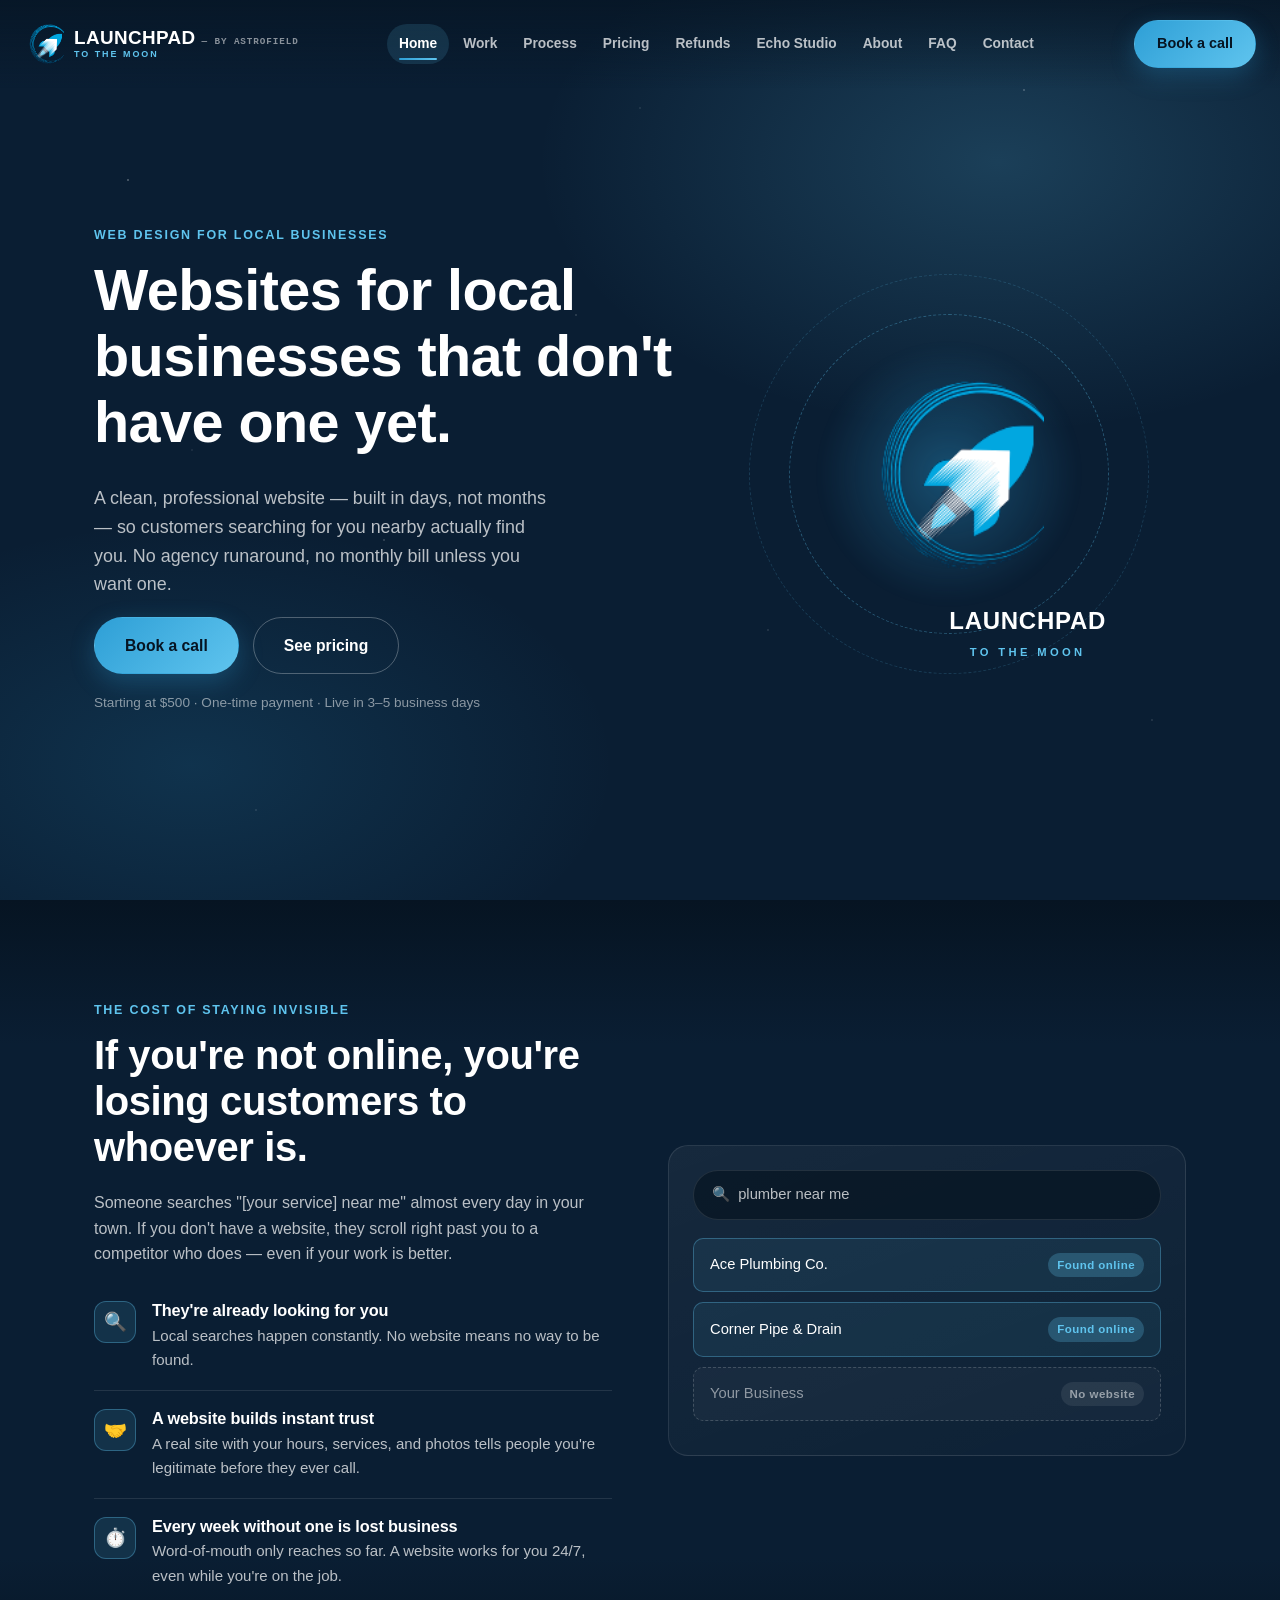
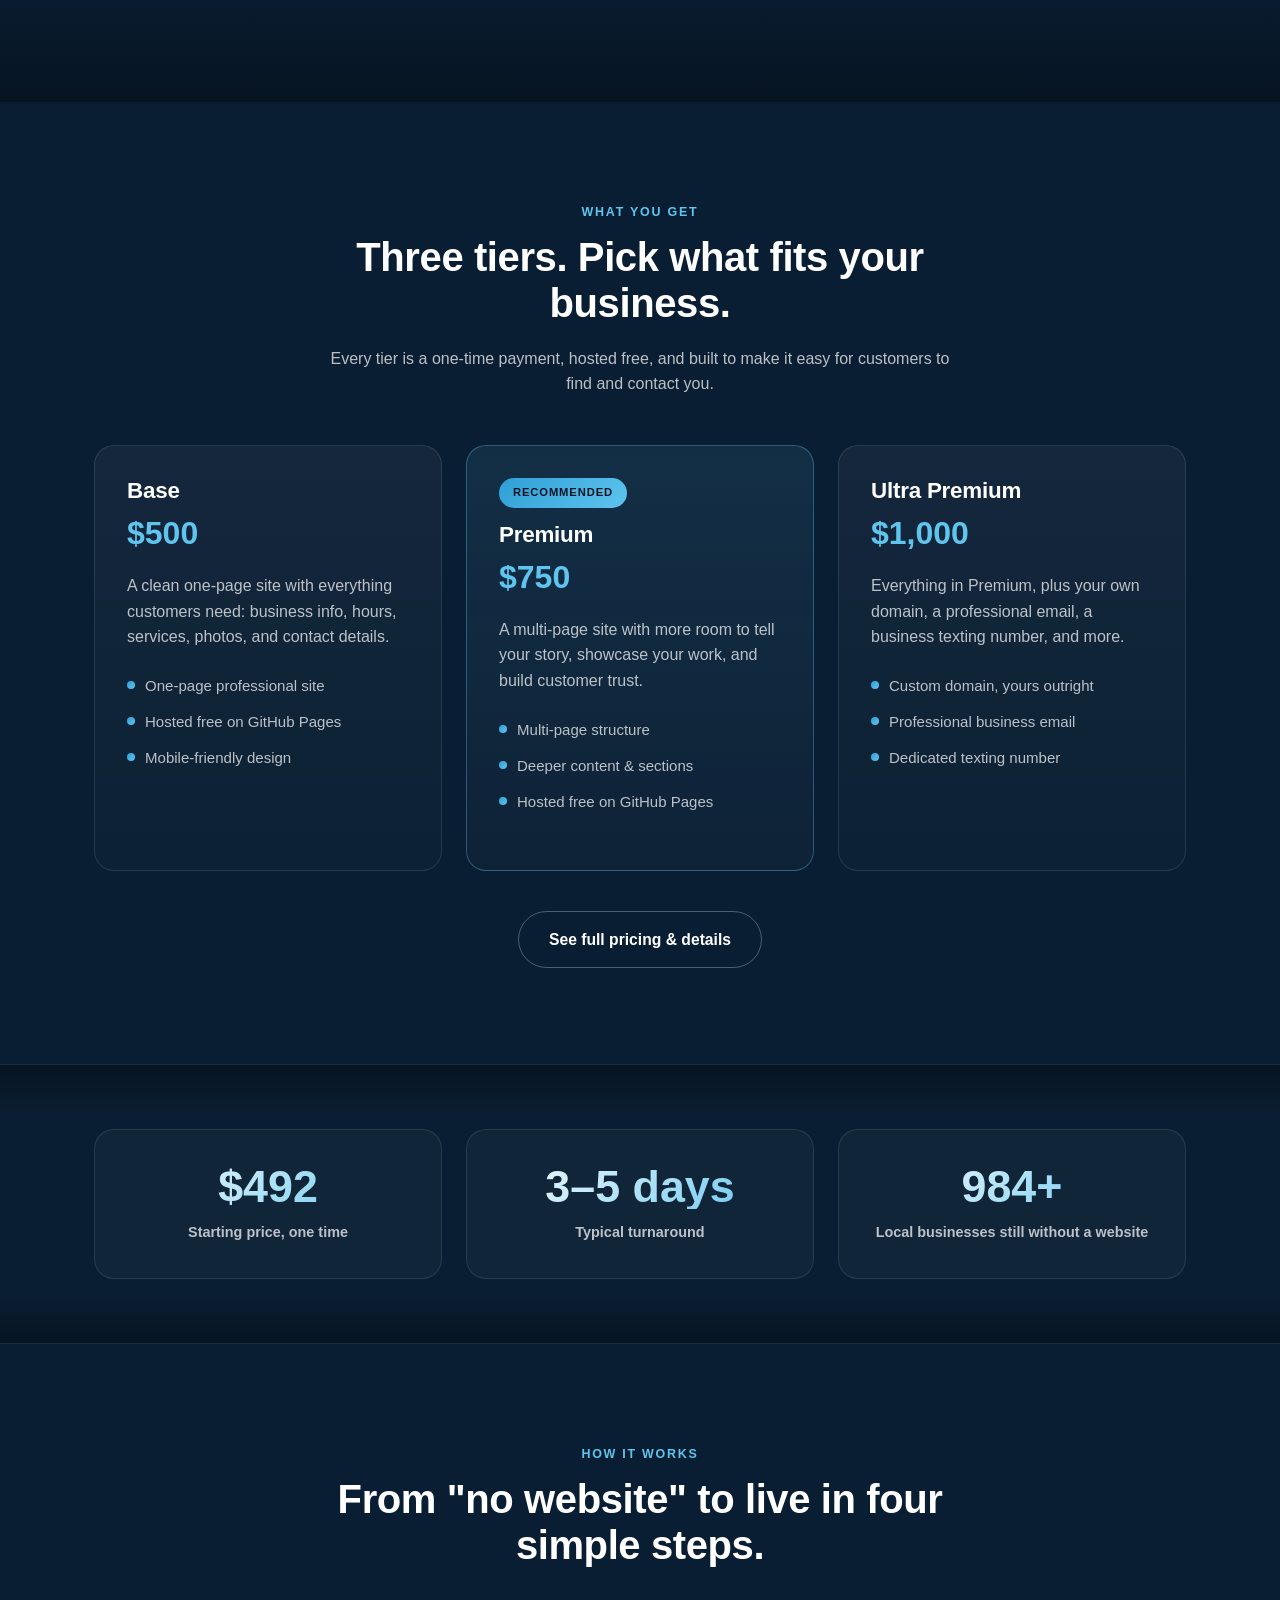
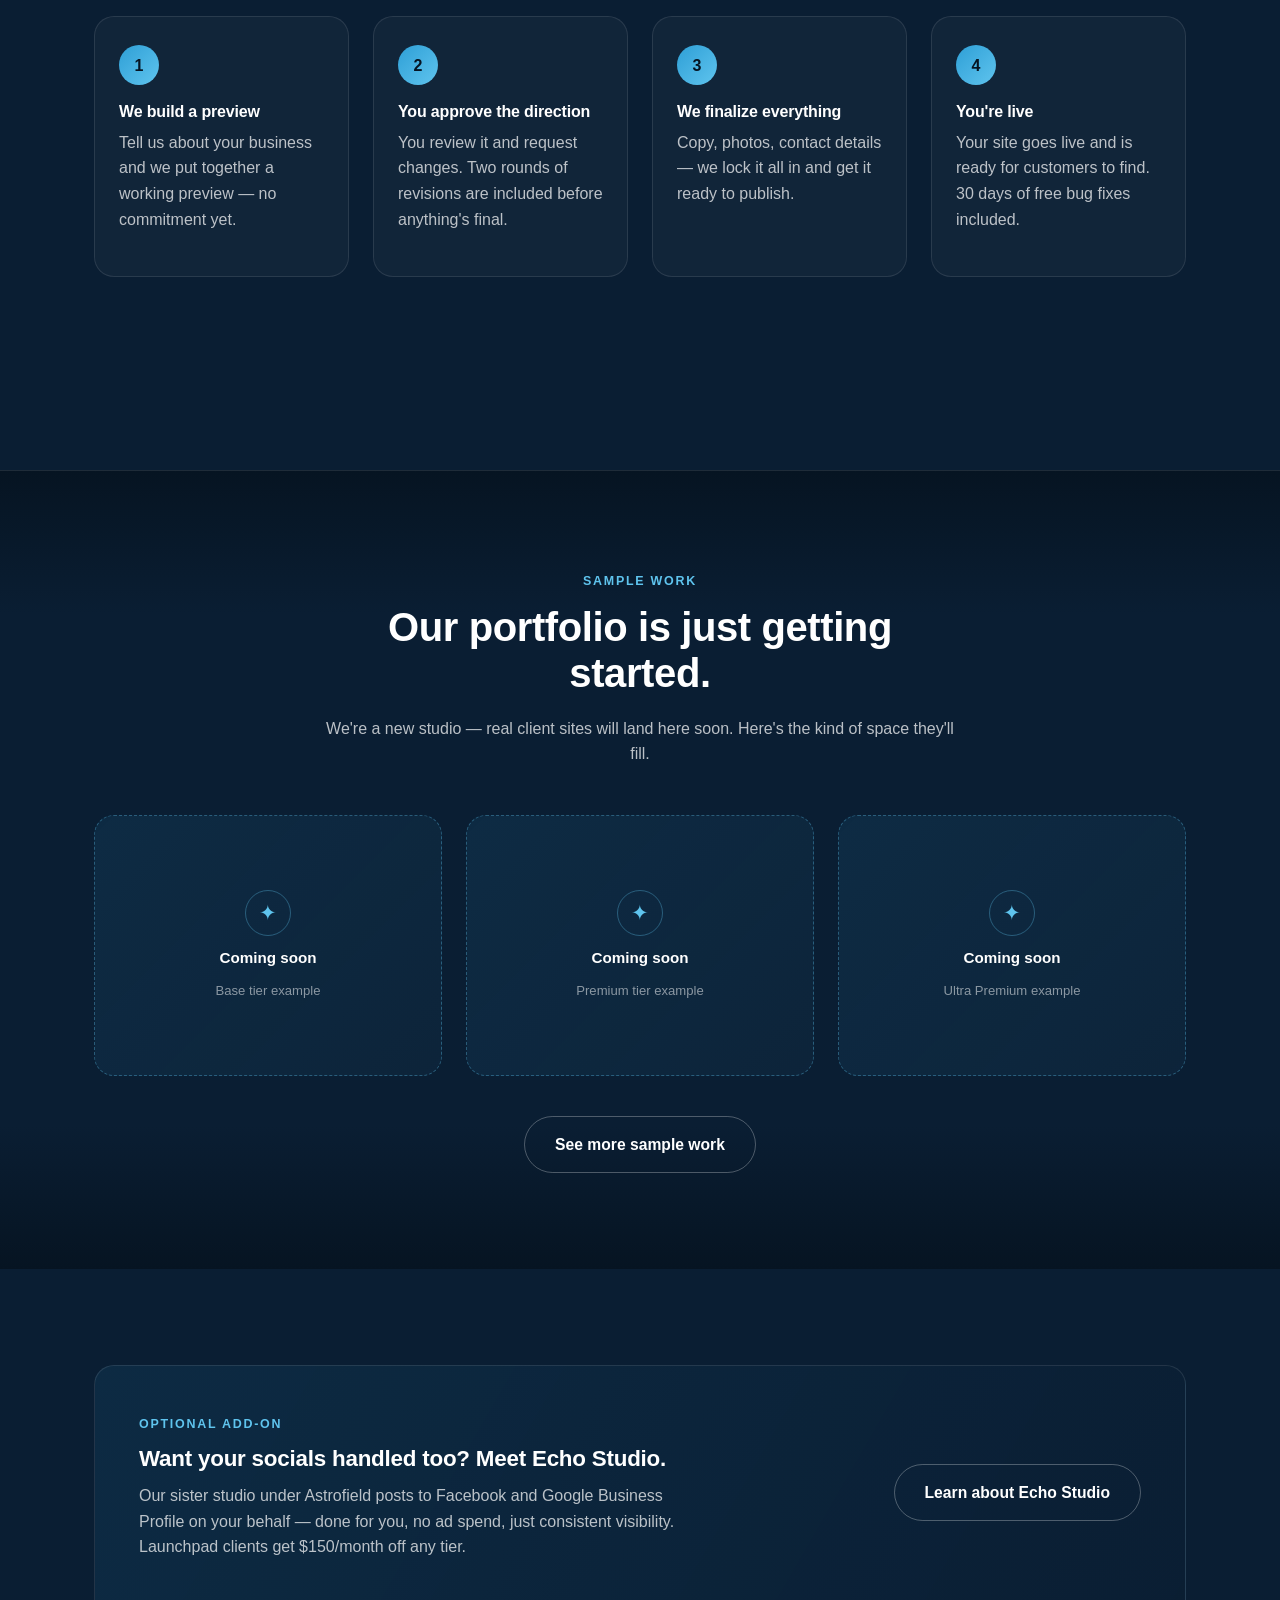
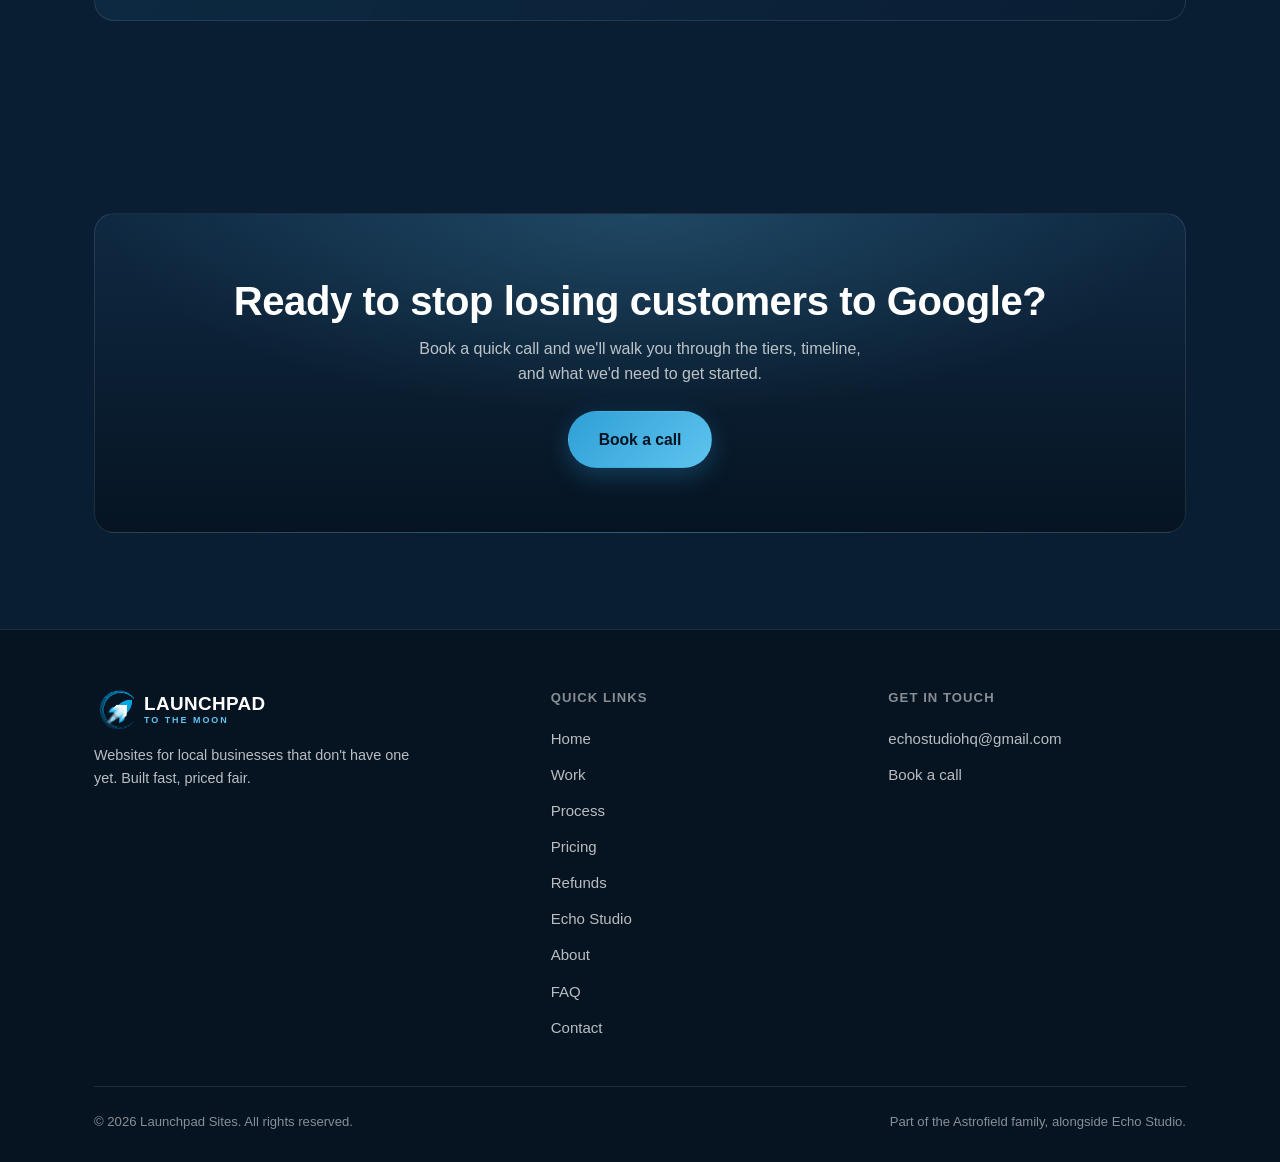
<file: index.html>
<!DOCTYPE html>
<html lang="en">
<head>
<meta charset="UTF-8">
<meta name="viewport" content="width=device-width, initial-scale=1.0">
<title>Launchpad Sites — Websites for Local Businesses</title>
<meta name="description" content="Launchpad Sites builds fast, professional websites for local businesses that don't have one yet. Starting at $500, live in 3-5 business days.">
<meta name="theme-color" content="#0A1E33">
<link rel="icon" type="image/png" sizes="32x32" href="assets/img/favicon-32.png">
<link rel="icon" type="image/png" sizes="16x16" href="assets/img/favicon-16.png">
<link rel="apple-touch-icon" href="assets/img/favicon-180.png">
<link rel="stylesheet" href="assets/css/styles.css">
</head>
<body>

<header class="site-header">
  <div class="nav-inner">
    <a href="index.html" class="brand">
      <img src="assets/img/rocket-mark.png" alt="" class="brand-mark" width="40" height="40">
      <span class="brand-word">
        <span class="word-row">
          <span class="word">LAUNCHPAD</span>
          <span class="parent-label">— BY ASTROFIELD</span>
        </span>
        <span class="tag">TO THE MOON</span>
      </span>
    </a>
    <nav class="nav-links" id="nav-links">
      <a href="index.html">Home</a>
      <a href="work.html">Work</a>
      <a href="process.html">Process</a>
      <a href="pricing.html">Pricing</a>
      <a href="refunds.html">Refunds</a>
      <a href="echo-studio.html">Echo Studio</a>
      <a href="about.html">About</a>
      <a href="faq.html">FAQ</a>
      <a href="contact.html">Contact</a>
      <a href="contact.html" class="btn btn-primary btn-sm nav-book">Book a call</a>
    </nav>
    <div class="nav-cta">
      <a href="contact.html" class="btn btn-primary btn-sm desktop-only">Book a call</a>
      <button class="nav-toggle" id="nav-toggle" aria-label="Toggle navigation" aria-expanded="false">
        <span></span><span></span><span></span>
      </button>
    </div>
  </div>
</header>

<main>

  <!-- ============ HERO ============ -->
  <section class="hero">
    <div class="hero-stars" data-parallax="0.06"></div>
    <div class="container hero-grid">
      <div class="hero-copy">
        <span class="eyebrow">Web design for local businesses</span>
        <h1>Websites for local businesses that don't have one yet.</h1>
        <p class="hero-sub">A clean, professional website — built in days, not months — so customers searching for you nearby actually find you. No agency runaround, no monthly bill unless you want one.</p>
        <div class="hero-ctas">
          <a href="contact.html" class="btn btn-primary">Book a call</a>
          <a href="pricing.html" class="btn btn-outline">See pricing</a>
        </div>
        <p class="hero-microcopy">Starting at $500 · One-time payment · Live in 3–5 business days</p>
      </div>
      <div class="hero-visual" data-parallax="-0.05">
        <div class="launch-ring ring-2"></div>
        <div class="launch-ring"></div>
        <div class="launch-glow"></div>
        <img src="assets/img/rocket-mark.png" alt="Launchpad rocket mark" class="rocket-mark" width="190" height="190">
        <div class="hero-wordmark">
          <span class="word">LAUNCHPAD</span>
          <span class="tag">TO THE MOON</span>
        </div>
      </div>
    </div>
  </section>

  <!-- ============ PROBLEM ============ -->
  <section class="section panel-raised">
    <div class="container split">
      <div class="reveal">
        <span class="eyebrow">The cost of staying invisible</span>
        <h2>If you're not online, you're losing customers to whoever is.</h2>
        <p>Someone searches "[your service] near me" almost every day in your town. If you don't have a website, they scroll right past you to a competitor who does — even if your work is better.</p>

        <div class="icon-row">
          <div class="icon-badge">🔍</div>
          <div>
            <h4>They're already looking for you</h4>
            <p>Local searches happen constantly. No website means no way to be found.</p>
          </div>
        </div>
        <div class="icon-row">
          <div class="icon-badge">🤝</div>
          <div>
            <h4>A website builds instant trust</h4>
            <p>A real site with your hours, services, and photos tells people you're legitimate before they ever call.</p>
          </div>
        </div>
        <div class="icon-row">
          <div class="icon-badge">⏱️</div>
          <div>
            <h4>Every week without one is lost business</h4>
            <p>Word-of-mouth only reaches so far. A website works for you 24/7, even while you're on the job.</p>
          </div>
        </div>
      </div>

      <div class="reveal mock-search">
        <div class="bar">🔍 &nbsp;plumber near me</div>
        <div class="mock-result found">
          <span>Ace Plumbing Co.</span>
          <span class="mock-tag yes">Found online</span>
        </div>
        <div class="mock-result found">
          <span>Corner Pipe &amp; Drain</span>
          <span class="mock-tag yes">Found online</span>
        </div>
        <div class="mock-result missing">
          <span>Your Business</span>
          <span class="mock-tag no">No website</span>
        </div>
      </div>
    </div>
  </section>

  <!-- ============ WHAT YOU GET ============ -->
  <section class="section">
    <div class="container">
      <div class="section-head center reveal">
        <span class="eyebrow">What you get</span>
        <h2>Three tiers. Pick what fits your business.</h2>
        <p>Every tier is a one-time payment, hosted free, and built to make it easy for customers to find and contact you.</p>
      </div>

      <div class="tier-grid">
        <div class="card tier-card reveal">
          <h3>Base</h3>
          <div class="tier-price">$500</div>
          <p>A clean one-page site with everything customers need: business info, hours, services, photos, and contact details.</p>
          <ul>
            <li>One-page professional site</li>
            <li>Hosted free on GitHub Pages</li>
            <li>Mobile-friendly design</li>
          </ul>
        </div>

        <div class="card tier-card featured reveal">
          <span class="badge">Recommended</span>
          <h3>Premium</h3>
          <div class="tier-price">$750</div>
          <p>A multi-page site with more room to tell your story, showcase your work, and build customer trust.</p>
          <ul>
            <li>Multi-page structure</li>
            <li>Deeper content &amp; sections</li>
            <li>Hosted free on GitHub Pages</li>
          </ul>
        </div>

        <div class="card tier-card reveal">
          <h3>Ultra Premium</h3>
          <div class="tier-price">$1,000</div>
          <p>Everything in Premium, plus your own domain, a professional email, a business texting number, and more.</p>
          <ul>
            <li>Custom domain, yours outright</li>
            <li>Professional business email</li>
            <li>Dedicated texting number</li>
          </ul>
        </div>
      </div>

      <div class="text-center reveal" style="margin-top: 40px;">
        <a href="pricing.html" class="btn btn-outline">See full pricing &amp; details</a>
      </div>
    </div>
  </section>

  <!-- ============ STATS ============ -->
  <section class="section-tight panel-raised panel-line-top panel-line-bottom">
    <div class="container">
      <div class="stat-strip">
        <div class="stat-box reveal">
          <span class="stat-num" data-count-to="500" data-prefix="$">0</span>
          <span class="stat-label">Starting price, one time</span>
        </div>
        <div class="stat-box reveal">
          <span class="stat-num" data-count-to="5" data-suffix=" days" data-prefix="3–">0</span>
          <span class="stat-label">Typical turnaround</span>
        </div>
        <div class="stat-box reveal">
          <span class="stat-num" data-count-to="1000" data-suffix="+">0</span>
          <span class="stat-label">Local businesses still without a website</span>
        </div>
      </div>
    </div>
  </section>

  <!-- ============ HOW IT WORKS ============ -->
  <section class="section">
    <div class="container">
      <div class="section-head center reveal">
        <span class="eyebrow">How it works</span>
        <h2>From "no website" to live in four simple steps.</h2>
      </div>

      <div class="steps">
        <div class="step reveal">
          <div class="step-num">1</div>
          <h4>We build a preview</h4>
          <p>Tell us about your business and we put together a working preview — no commitment yet.</p>
        </div>
        <div class="step reveal">
          <div class="step-num">2</div>
          <h4>You approve the direction</h4>
          <p>You review it and request changes. Two rounds of revisions are included before anything's final.</p>
        </div>
        <div class="step reveal">
          <div class="step-num">3</div>
          <h4>We finalize everything</h4>
          <p>Copy, photos, contact details — we lock it all in and get it ready to publish.</p>
        </div>
        <div class="step reveal">
          <div class="step-num">4</div>
          <h4>You're live</h4>
          <p>Your site goes live and is ready for customers to find. 30 days of free bug fixes included.</p>
        </div>
      </div>

      <div class="text-center reveal" style="margin-top: 40px;">
        <a href="process.html" class="btn btn-outline">See the full process</a>
      </div>
    </div>
  </section>

  <!-- ============ PORTFOLIO ============ -->
  <section class="section panel-raised panel-line-top">
    <div class="container">
      <div class="section-head center reveal">
        <span class="eyebrow">Sample work</span>
        <h2>Our portfolio is just getting started.</h2>
        <p>We're a new studio — real client sites will land here soon. Here's the kind of space they'll fill.</p>
      </div>

      <div class="portfolio-grid">
        <div class="portfolio-card reveal">
          <div class="ph-icon">✦</div>
          <strong>Coming soon</strong>
          <span>Base tier example</span>
        </div>
        <div class="portfolio-card reveal">
          <div class="ph-icon">✦</div>
          <strong>Coming soon</strong>
          <span>Premium tier example</span>
        </div>
        <div class="portfolio-card reveal">
          <div class="ph-icon">✦</div>
          <strong>Coming soon</strong>
          <span>Ultra Premium example</span>
        </div>
      </div>

      <div class="text-center reveal" style="margin-top: 40px;">
        <a href="work.html" class="btn btn-outline">See more sample work</a>
      </div>
    </div>
  </section>

  <!-- ============ ECHO STUDIO TEASER ============ -->
  <section class="section">
    <div class="container">
      <div class="teaser reveal">
        <div class="teaser-text">
          <span class="eyebrow">Optional add-on</span>
          <h3>Want your socials handled too? Meet Echo Studio.</h3>
          <p>Our sister studio under Astrofield posts to Facebook and Google Business Profile on your behalf — done for you, no ad spend, just consistent visibility. Launchpad clients get $150/month off any tier.</p>
        </div>
        <a href="echo-studio.html" class="btn btn-outline">Learn about Echo Studio</a>
      </div>
    </div>
  </section>

  <!-- ============ FINAL CTA ============ -->
  <section class="section">
    <div class="container">
      <div class="cta-banner reveal">
        <h2>Ready to stop losing customers to Google?</h2>
        <p>Book a quick call and we'll walk you through the tiers, timeline, and what we'd need to get started.</p>
        <div class="hero-ctas" style="justify-content: center; margin-top: 24px;">
          <a href="contact.html" class="btn btn-primary">Book a call</a>
        </div>
      </div>
    </div>
  </section>

</main>

<footer class="site-footer">
  <div class="container">
    <div class="footer-grid">
      <div class="footer-brand">
        <a href="index.html" class="brand">
          <img src="assets/img/rocket-mark.png" alt="Launchpad Sites" class="brand-mark" width="36" height="36">
          <span class="brand-word">
            <span class="word">LAUNCHPAD</span>
            <span class="tag">TO THE MOON</span>
          </span>
        </a>
        <p>Websites for local businesses that don't have one yet. Built fast, priced fair.</p>
      </div>
      <div class="footer-col">
        <h4>Quick Links</h4>
        <a href="index.html">Home</a>
        <a href="work.html">Work</a>
        <a href="process.html">Process</a>
        <a href="pricing.html">Pricing</a>
        <a href="refunds.html">Refunds</a>
        <a href="echo-studio.html">Echo Studio</a>
        <a href="about.html">About</a>
        <a href="faq.html">FAQ</a>
        <a href="contact.html">Contact</a>
      </div>
      <div class="footer-col">
        <h4>Get in touch</h4>
        <a href="mailto:echostudiohq@gmail.com">echostudiohq@gmail.com</a>
        <a href="contact.html">Book a call</a>
      </div>
    </div>
    <div class="footer-bottom">
      <span>© 2026 Launchpad Sites. All rights reserved.</span>
      <span>Part of the Astrofield family, alongside Echo Studio.</span>
    </div>
  </div>
</footer>

<script src="assets/js/main.js"></script>
</body>
</html>
</file>
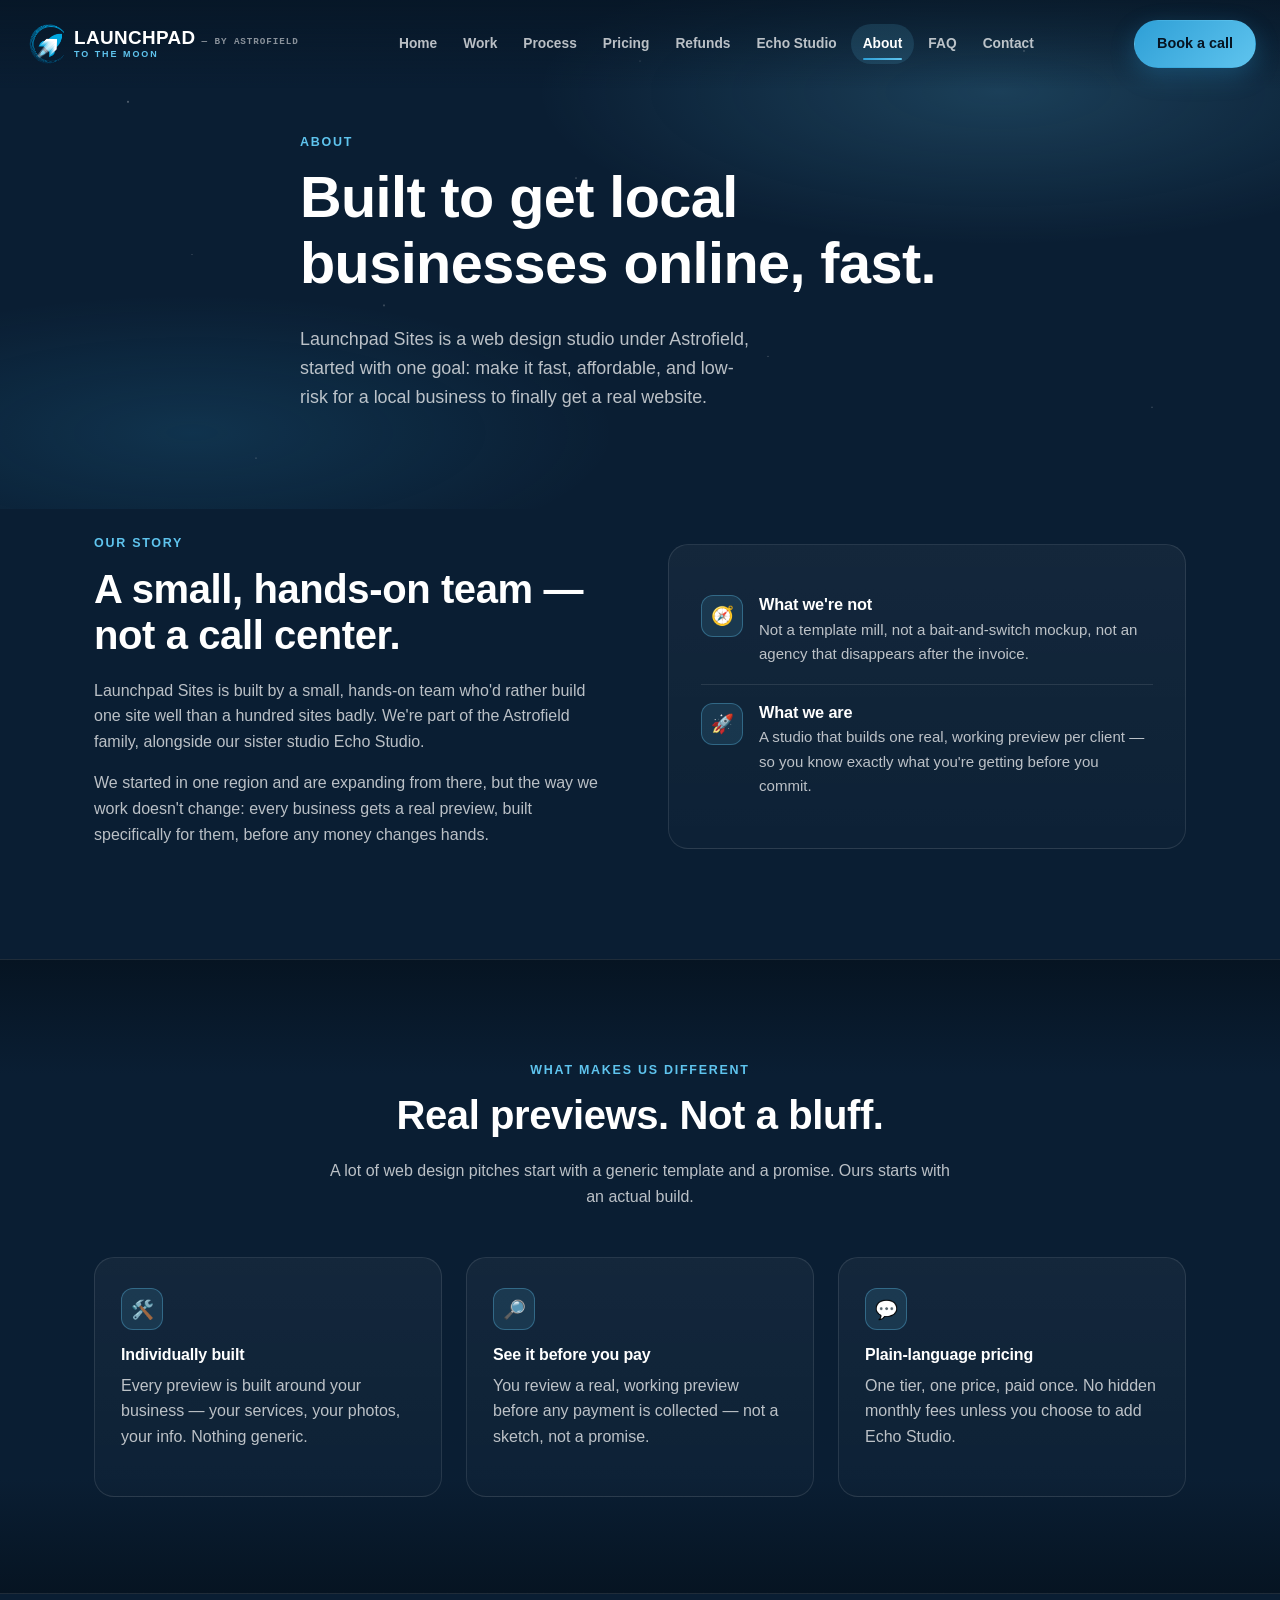
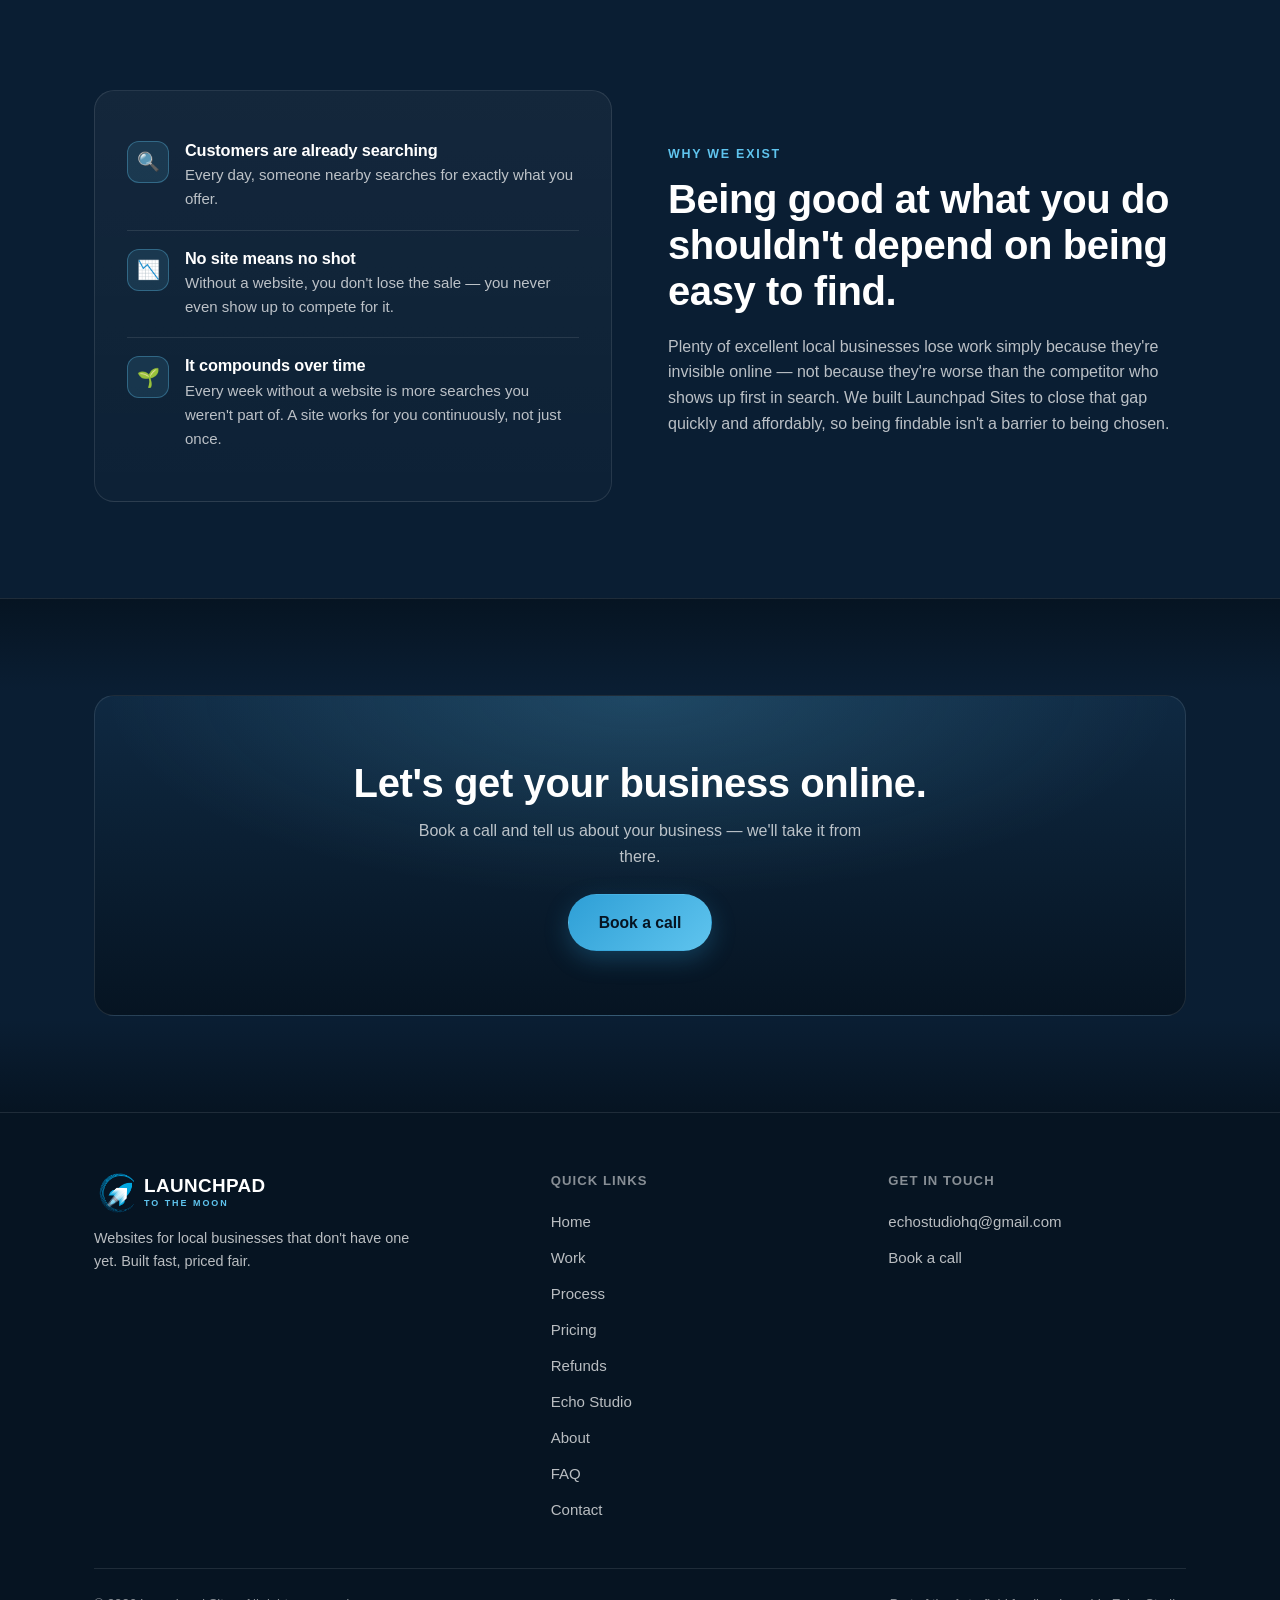
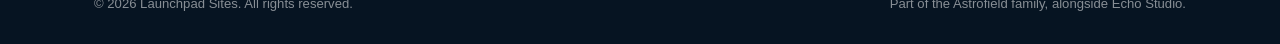
<file: about.html>
<!DOCTYPE html>
<html lang="en">
<head>
<meta charset="UTF-8">
<meta name="viewport" content="width=device-width, initial-scale=1.0">
<title>About — Launchpad Sites</title>
<meta name="description" content="Launchpad Sites is a web design studio under Astrofield, built to get local businesses online fast — with real previews before any commitment.">
<meta name="theme-color" content="#0A1E33">
<link rel="icon" type="image/png" sizes="32x32" href="assets/img/favicon-32.png">
<link rel="icon" type="image/png" sizes="16x16" href="assets/img/favicon-16.png">
<link rel="apple-touch-icon" href="assets/img/favicon-180.png">
<link rel="stylesheet" href="assets/css/styles.css">
</head>
<body>

<header class="site-header">
  <div class="nav-inner">
    <a href="index.html" class="brand">
      <img src="assets/img/rocket-mark.png" alt="" class="brand-mark" width="40" height="40">
      <span class="brand-word">
        <span class="word-row">
          <span class="word">LAUNCHPAD</span>
          <span class="parent-label">— BY ASTROFIELD</span>
        </span>
        <span class="tag">TO THE MOON</span>
      </span>
    </a>
    <nav class="nav-links" id="nav-links">
      <a href="index.html">Home</a>
      <a href="work.html">Work</a>
      <a href="process.html">Process</a>
      <a href="pricing.html">Pricing</a>
      <a href="refunds.html">Refunds</a>
      <a href="echo-studio.html">Echo Studio</a>
      <a href="about.html">About</a>
      <a href="faq.html">FAQ</a>
      <a href="contact.html">Contact</a>
      <a href="contact.html" class="btn btn-primary btn-sm nav-book">Book a call</a>
    </nav>
    <div class="nav-cta">
      <a href="contact.html" class="btn btn-primary btn-sm desktop-only">Book a call</a>
      <button class="nav-toggle" id="nav-toggle" aria-label="Toggle navigation" aria-expanded="false">
        <span></span><span></span><span></span>
      </button>
    </div>
  </div>
</header>

<main>

  <section class="hero page-hero">
    <div class="hero-stars" data-parallax="0.06"></div>
    <div class="container">
      <div class="hero-copy" style="max-width: 680px;">
        <span class="eyebrow">About</span>
        <h1>Built to get local businesses online, fast.</h1>
        <p class="hero-sub">Launchpad Sites is a web design studio under Astrofield, started with one goal: make it fast, affordable, and low-risk for a local business to finally get a real website.</p>
      </div>
    </div>
  </section>

  <section class="section" style="padding-top: 20px;">
    <div class="container split">
      <div class="reveal">
        <span class="eyebrow">Our story</span>
        <h2>A small, hands-on team — not a call center.</h2>
        <p>Launchpad Sites is built by a small, hands-on team who'd rather build one site well than a hundred sites badly. We're part of the Astrofield family, alongside our sister studio Echo Studio.</p>
        <p>We started in one region and are expanding from there, but the way we work doesn't change: every business gets a real preview, built specifically for them, before any money changes hands.</p>
      </div>
      <div class="card reveal">
        <div class="icon-row">
          <div class="icon-badge">🧭</div>
          <div>
            <h4>What we're not</h4>
            <p>Not a template mill, not a bait-and-switch mockup, not an agency that disappears after the invoice.</p>
          </div>
        </div>
        <div class="icon-row">
          <div class="icon-badge">🚀</div>
          <div>
            <h4>What we are</h4>
            <p>A studio that builds one real, working preview per client — so you know exactly what you're getting before you commit.</p>
          </div>
        </div>
      </div>
    </div>
  </section>

  <section class="section panel-raised panel-line-top panel-line-bottom">
    <div class="container">
      <div class="section-head center reveal">
        <span class="eyebrow">What makes us different</span>
        <h2>Real previews. Not a bluff.</h2>
        <p>A lot of web design pitches start with a generic template and a promise. Ours starts with an actual build.</p>
      </div>

      <div class="value-list">
        <div class="card value-card reveal">
          <div class="icon-badge">🛠️</div>
          <h4>Individually built</h4>
          <p>Every preview is built around your business — your services, your photos, your info. Nothing generic.</p>
        </div>
        <div class="card value-card reveal">
          <div class="icon-badge">🔎</div>
          <h4>See it before you pay</h4>
          <p>You review a real, working preview before any payment is collected — not a sketch, not a promise.</p>
        </div>
        <div class="card value-card reveal">
          <div class="icon-badge">💬</div>
          <h4>Plain-language pricing</h4>
          <p>One tier, one price, paid once. No hidden monthly fees unless you choose to add Echo Studio.</p>
        </div>
      </div>
    </div>
  </section>

  <section class="section">
    <div class="container split">
      <div class="card reveal">
        <div class="icon-row">
          <div class="icon-badge">🔍</div>
          <div>
            <h4>Customers are already searching</h4>
            <p>Every day, someone nearby searches for exactly what you offer.</p>
          </div>
        </div>
        <div class="icon-row">
          <div class="icon-badge">📉</div>
          <div>
            <h4>No site means no shot</h4>
            <p>Without a website, you don't lose the sale — you never even show up to compete for it.</p>
          </div>
        </div>
        <div class="icon-row">
          <div class="icon-badge">🌱</div>
          <div>
            <h4>It compounds over time</h4>
            <p>Every week without a website is more searches you weren't part of. A site works for you continuously, not just once.</p>
          </div>
        </div>
      </div>
      <div class="reveal">
        <span class="eyebrow">Why we exist</span>
        <h2>Being good at what you do shouldn't depend on being easy to find.</h2>
        <p>Plenty of excellent local businesses lose work simply because they're invisible online — not because they're worse than the competitor who shows up first in search. We built Launchpad Sites to close that gap quickly and affordably, so being findable isn't a barrier to being chosen.</p>
      </div>
    </div>
  </section>

  <section class="section panel-raised panel-line-top">
    <div class="container">
      <div class="cta-banner reveal">
        <h2>Let's get your business online.</h2>
        <p>Book a call and tell us about your business — we'll take it from there.</p>
        <div class="hero-ctas" style="justify-content: center; margin-top: 24px;">
          <a href="contact.html" class="btn btn-primary">Book a call</a>
        </div>
      </div>
    </div>
  </section>

</main>

<footer class="site-footer">
  <div class="container">
    <div class="footer-grid">
      <div class="footer-brand">
        <a href="index.html" class="brand">
          <img src="assets/img/rocket-mark.png" alt="Launchpad Sites" class="brand-mark" width="36" height="36">
          <span class="brand-word">
            <span class="word">LAUNCHPAD</span>
            <span class="tag">TO THE MOON</span>
          </span>
        </a>
        <p>Websites for local businesses that don't have one yet. Built fast, priced fair.</p>
      </div>
      <div class="footer-col">
        <h4>Quick Links</h4>
        <a href="index.html">Home</a>
        <a href="work.html">Work</a>
        <a href="process.html">Process</a>
        <a href="pricing.html">Pricing</a>
        <a href="refunds.html">Refunds</a>
        <a href="echo-studio.html">Echo Studio</a>
        <a href="about.html">About</a>
        <a href="faq.html">FAQ</a>
        <a href="contact.html">Contact</a>
      </div>
      <div class="footer-col">
        <h4>Get in touch</h4>
        <a href="mailto:echostudiohq@gmail.com">echostudiohq@gmail.com</a>
        <a href="contact.html">Book a call</a>
      </div>
    </div>
    <div class="footer-bottom">
      <span>© 2026 Launchpad Sites. All rights reserved.</span>
      <span>Part of the Astrofield family, alongside Echo Studio.</span>
    </div>
  </div>
</footer>

<script src="assets/js/main.js"></script>
</body>
</html>
</file>
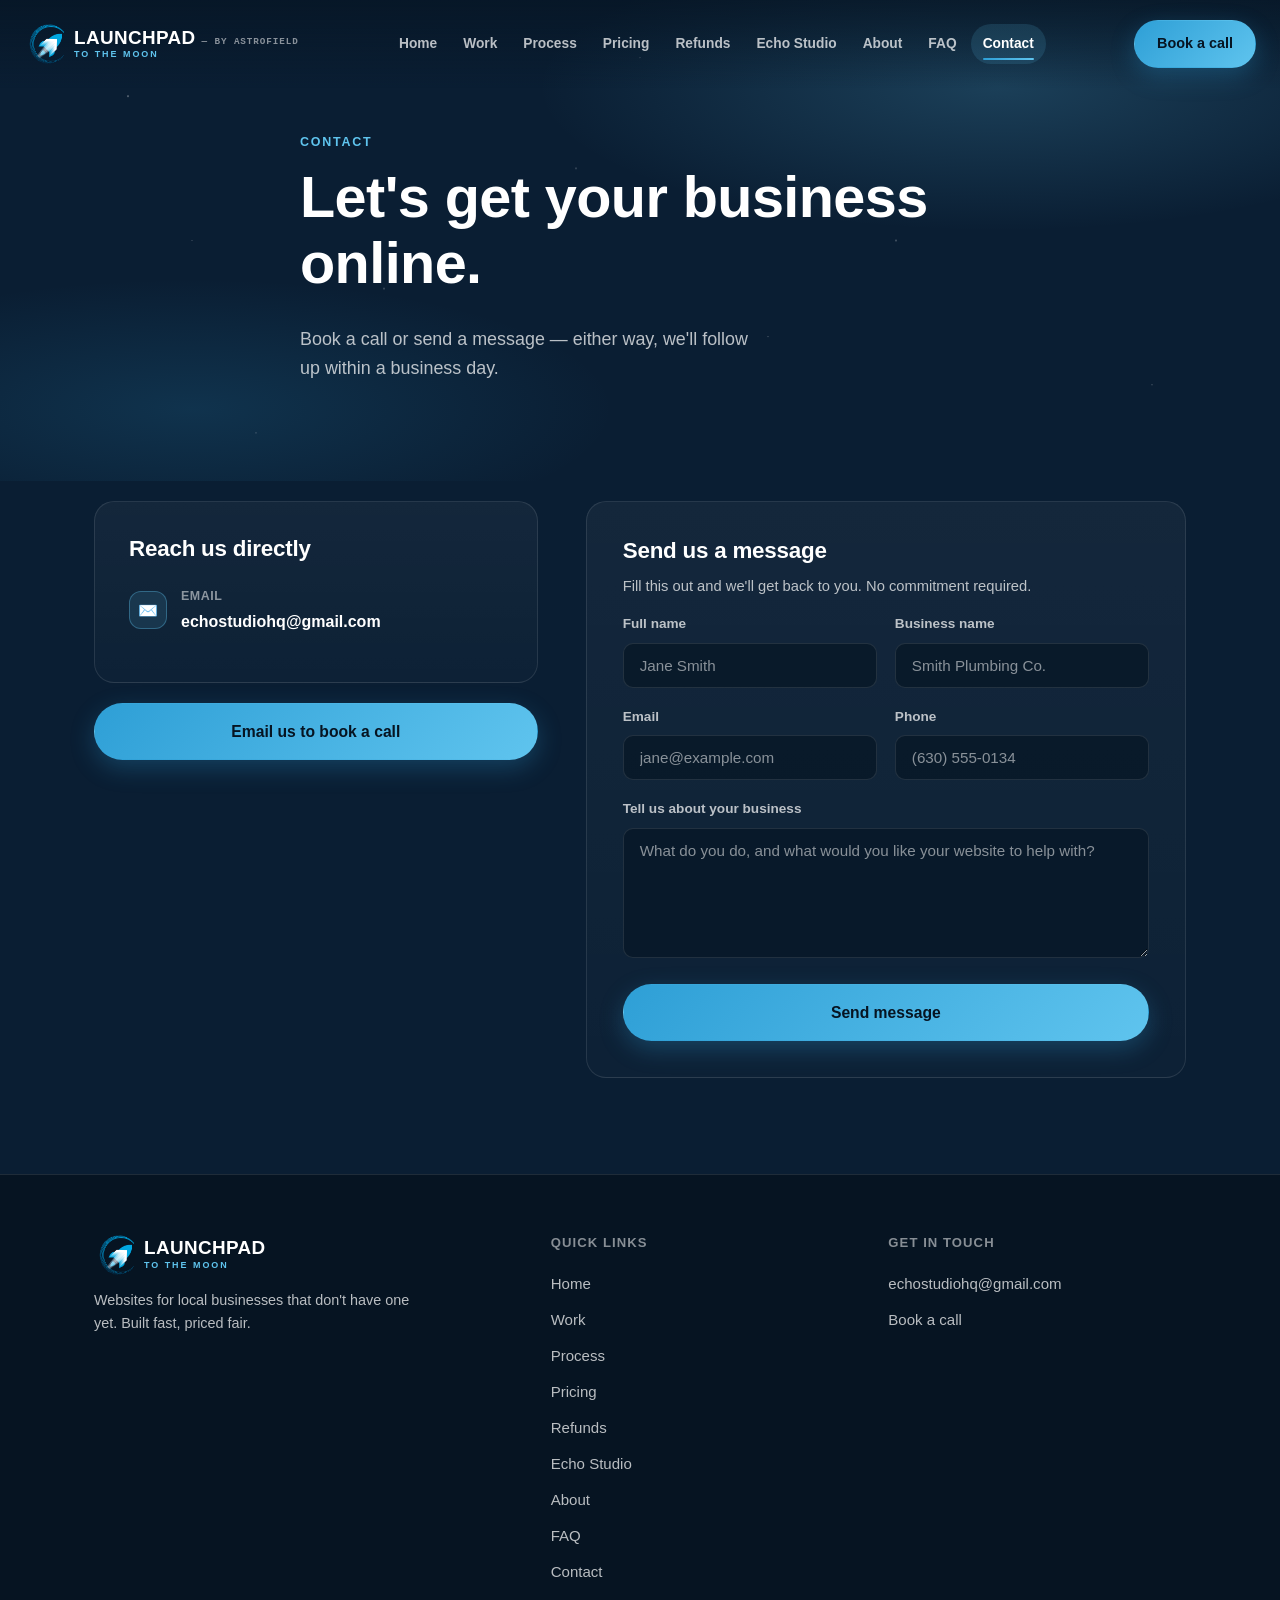
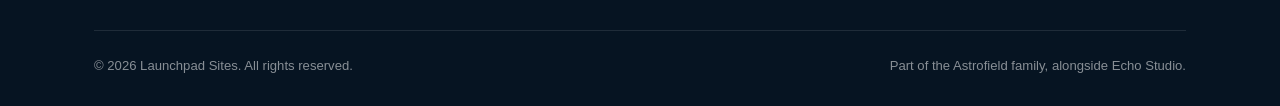
<file: contact.html>
<!DOCTYPE html>
<html lang="en">
<head>
<meta charset="UTF-8">
<meta name="viewport" content="width=device-width, initial-scale=1.0">
<title>Contact — Launchpad Sites</title>
<meta name="description" content="Book a call or send a message to get started on your Launchpad Sites website.">
<meta name="theme-color" content="#0A1E33">
<link rel="icon" type="image/png" sizes="32x32" href="assets/img/favicon-32.png">
<link rel="icon" type="image/png" sizes="16x16" href="assets/img/favicon-16.png">
<link rel="apple-touch-icon" href="assets/img/favicon-180.png">
<link rel="stylesheet" href="assets/css/styles.css">
</head>
<body>

<header class="site-header">
  <div class="nav-inner">
    <a href="index.html" class="brand">
      <img src="assets/img/rocket-mark.png" alt="" class="brand-mark" width="40" height="40">
      <span class="brand-word">
        <span class="word-row">
          <span class="word">LAUNCHPAD</span>
          <span class="parent-label">— BY ASTROFIELD</span>
        </span>
        <span class="tag">TO THE MOON</span>
      </span>
    </a>
    <nav class="nav-links" id="nav-links">
      <a href="index.html">Home</a>
      <a href="work.html">Work</a>
      <a href="process.html">Process</a>
      <a href="pricing.html">Pricing</a>
      <a href="refunds.html">Refunds</a>
      <a href="echo-studio.html">Echo Studio</a>
      <a href="about.html">About</a>
      <a href="faq.html">FAQ</a>
      <a href="contact.html">Contact</a>
      <a href="contact.html" class="btn btn-primary btn-sm nav-book">Book a call</a>
    </nav>
    <div class="nav-cta">
      <a href="contact.html" class="btn btn-primary btn-sm desktop-only">Book a call</a>
      <button class="nav-toggle" id="nav-toggle" aria-label="Toggle navigation" aria-expanded="false">
        <span></span><span></span><span></span>
      </button>
    </div>
  </div>
</header>

<main>

  <section class="hero" style="min-height: 36vh;">
    <div class="hero-stars" data-parallax="0.06"></div>
    <div class="container">
      <div class="hero-copy" style="max-width: 680px;">
        <span class="eyebrow">Contact</span>
        <h1>Let's get your business online.</h1>
        <p class="hero-sub">Book a call or send a message — either way, we'll follow up within a business day.</p>
      </div>
    </div>
  </section>

  <section class="section" style="padding-top: 20px;">
    <div class="container contact-grid">

      <div class="reveal">
        <div class="card contact-info-card">
          <h3>Reach us directly</h3>
          <div class="contact-line">
            <div class="icon-badge">✉️</div>
            <div>
              <small>Email</small>
              <a href="mailto:echostudiohq@gmail.com">echostudiohq@gmail.com</a>
            </div>
          </div>
        </div>

        <a href="mailto:echostudiohq@gmail.com?subject=Book%20a%20call" class="btn btn-primary btn-block" style="margin-top: 20px;">Email us to book a call</a>
      </div>

      <div class="card form-card reveal">
        <h3>Send us a message</h3>
        <p style="font-size: 0.92rem;">Fill this out and we'll get back to you. No commitment required.</p>

        <!--
          This form has no backend. Before going live, wire it up to a form
          handler such as Formspree, Netlify Forms, or a custom endpoint.
        -->
        <form id="contact-form" novalidate>
          <div class="form-row">
            <div class="field">
              <label for="cf-name">Full name</label>
              <input type="text" id="cf-name" name="name" placeholder="Jane Smith" autocomplete="name">
              <span class="field-error">Please enter your name.</span>
            </div>
            <div class="field">
              <label for="cf-business">Business name</label>
              <input type="text" id="cf-business" name="business" placeholder="Smith Plumbing Co." autocomplete="organization">
              <span class="field-error">Please enter your business name.</span>
            </div>
          </div>

          <div class="form-row">
            <div class="field">
              <label for="cf-email">Email</label>
              <input type="email" id="cf-email" name="email" placeholder="jane@example.com" autocomplete="email">
              <span class="field-error">Please enter a valid email address.</span>
            </div>
            <div class="field">
              <label for="cf-phone">Phone</label>
              <input type="tel" id="cf-phone" name="phone" placeholder="(630) 555-0134" autocomplete="tel">
              <span class="field-error">Please enter a valid phone number.</span>
            </div>
          </div>

          <div class="field">
            <label for="cf-message">Tell us about your business</label>
            <textarea id="cf-message" name="message" placeholder="What do you do, and what would you like your website to help with?"></textarea>
            <span class="field-error">Tell us a little about your business.</span>
          </div>

          <button type="submit" class="btn btn-primary btn-block">Send message</button>
          <div class="form-status" id="form-status"></div>
        </form>
      </div>

    </div>
  </section>

</main>

<footer class="site-footer">
  <div class="container">
    <div class="footer-grid">
      <div class="footer-brand">
        <a href="index.html" class="brand">
          <img src="assets/img/rocket-mark.png" alt="Launchpad Sites" class="brand-mark" width="36" height="36">
          <span class="brand-word">
            <span class="word">LAUNCHPAD</span>
            <span class="tag">TO THE MOON</span>
          </span>
        </a>
        <p>Websites for local businesses that don't have one yet. Built fast, priced fair.</p>
      </div>
      <div class="footer-col">
        <h4>Quick Links</h4>
        <a href="index.html">Home</a>
        <a href="work.html">Work</a>
        <a href="process.html">Process</a>
        <a href="pricing.html">Pricing</a>
        <a href="refunds.html">Refunds</a>
        <a href="echo-studio.html">Echo Studio</a>
        <a href="about.html">About</a>
        <a href="faq.html">FAQ</a>
        <a href="contact.html">Contact</a>
      </div>
      <div class="footer-col">
        <h4>Get in touch</h4>
        <a href="mailto:echostudiohq@gmail.com">echostudiohq@gmail.com</a>
        <a href="mailto:echostudiohq@gmail.com?subject=Book%20a%20call">Book a call</a>
      </div>
    </div>
    <div class="footer-bottom">
      <span>© 2026 Launchpad Sites. All rights reserved.</span>
      <span>Part of the Astrofield family, alongside Echo Studio.</span>
    </div>
  </div>
</footer>

<script src="assets/js/main.js"></script>
</body>
</html>
</file>
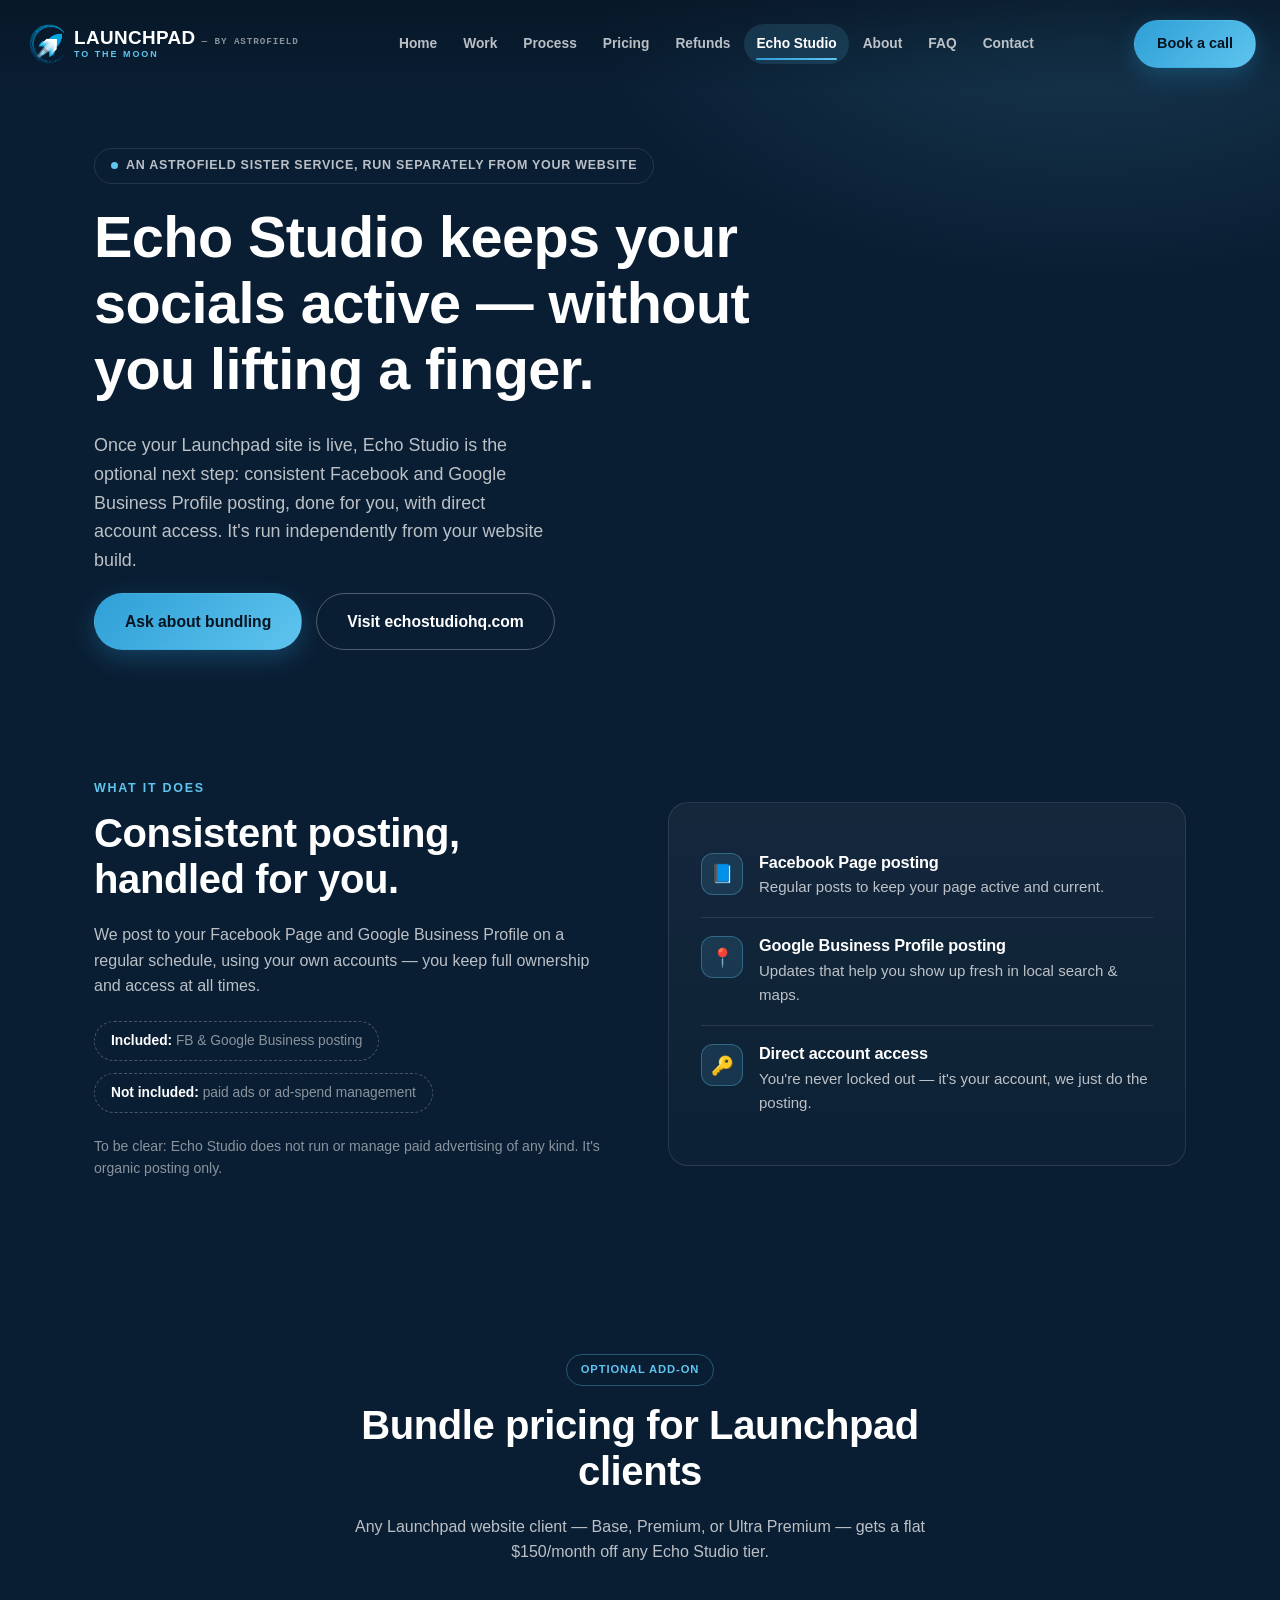
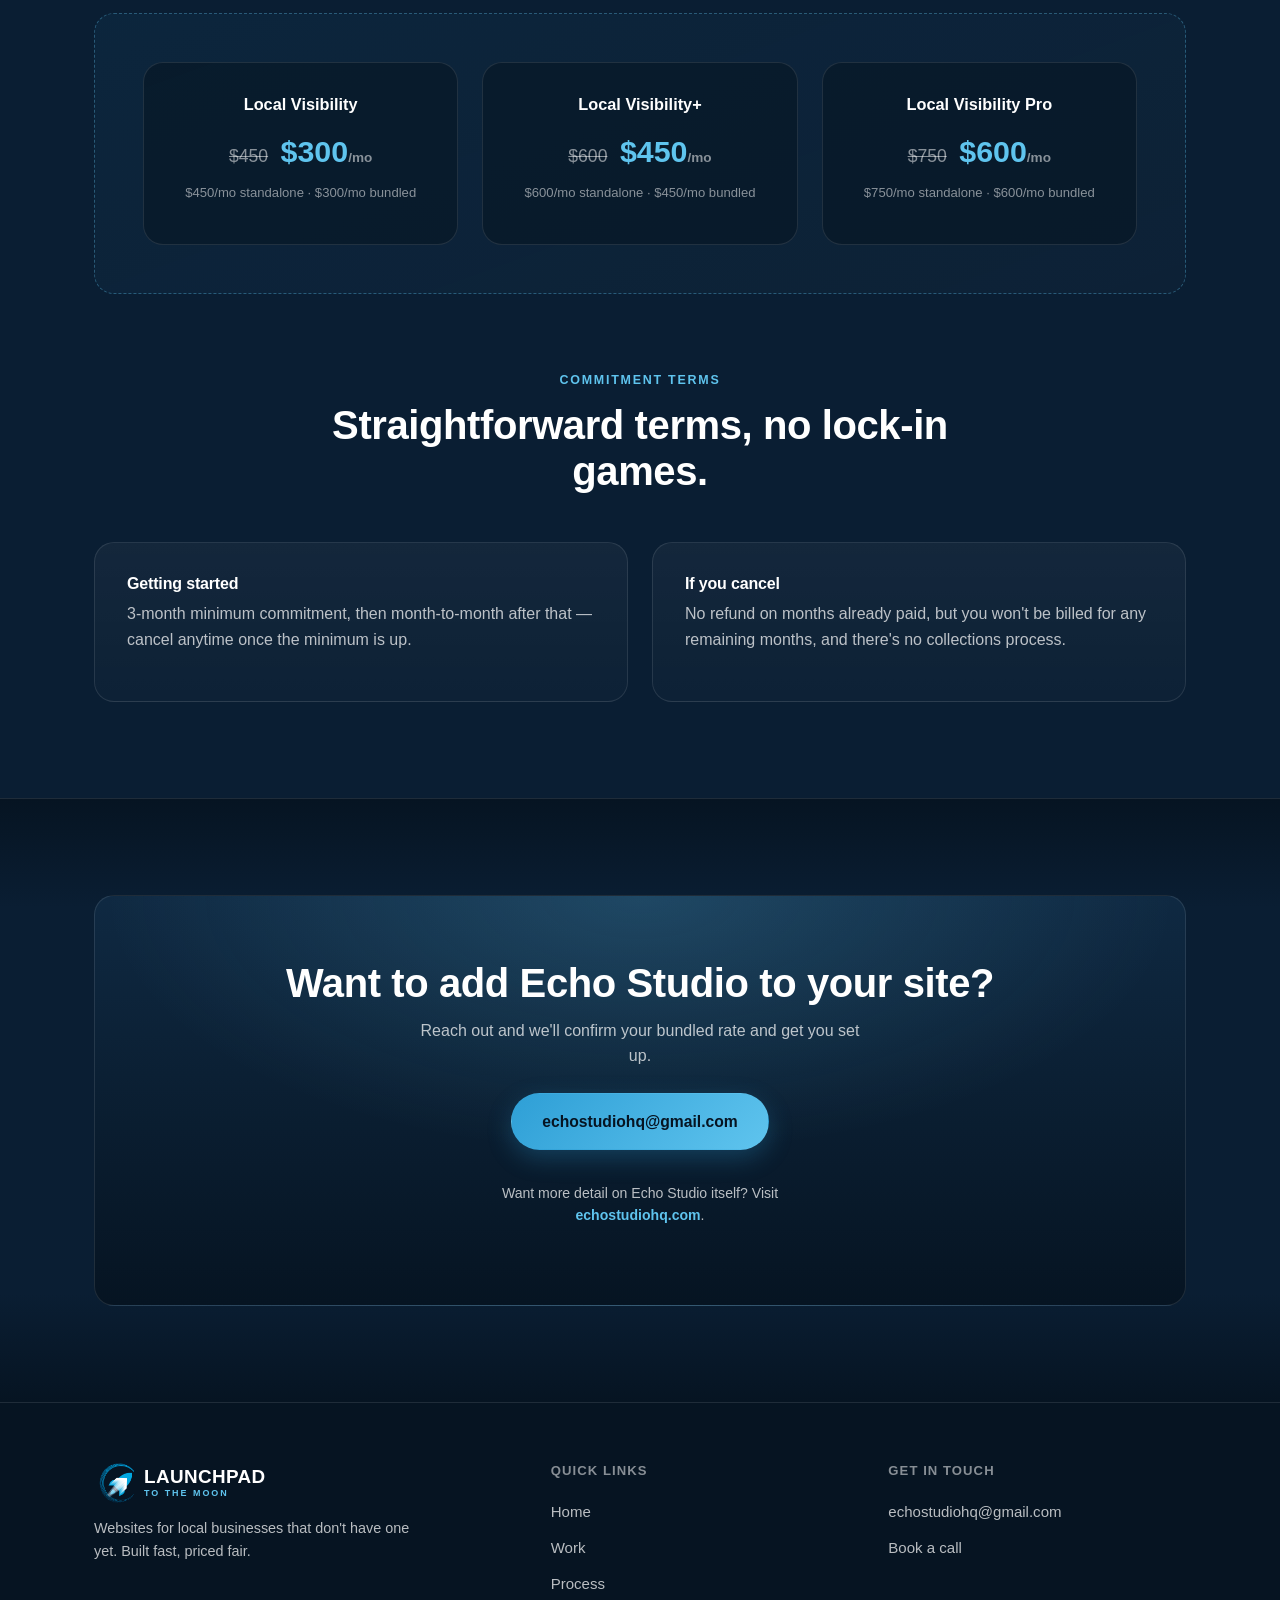
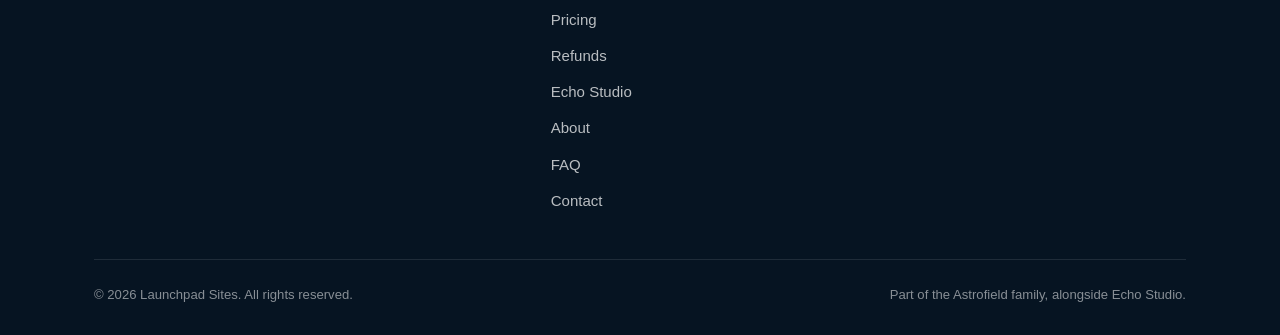
<file: echo-studio.html>
<!DOCTYPE html>
<html lang="en">
<head>
<meta charset="UTF-8">
<meta name="viewport" content="width=device-width, initial-scale=1.0">
<title>Echo Studio — Optional Add-On | Launchpad Sites</title>
<meta name="description" content="Echo Studio is Launchpad's sister service under Astrofield: done-for-you Facebook and Google Business Profile posting. No ad spend. Launchpad clients save $150/month.">
<meta name="theme-color" content="#0A1E33">
<link rel="icon" type="image/png" sizes="32x32" href="assets/img/favicon-32.png">
<link rel="icon" type="image/png" sizes="16x16" href="assets/img/favicon-16.png">
<link rel="apple-touch-icon" href="assets/img/favicon-180.png">
<link rel="stylesheet" href="assets/css/styles.css">
</head>
<body>

<header class="site-header">
  <div class="nav-inner">
    <a href="index.html" class="brand">
      <img src="assets/img/rocket-mark.png" alt="" class="brand-mark" width="40" height="40">
      <span class="brand-word">
        <span class="word-row">
          <span class="word">LAUNCHPAD</span>
          <span class="parent-label">— BY ASTROFIELD</span>
        </span>
        <span class="tag">TO THE MOON</span>
      </span>
    </a>
    <nav class="nav-links" id="nav-links">
      <a href="index.html">Home</a>
      <a href="work.html">Work</a>
      <a href="process.html">Process</a>
      <a href="pricing.html">Pricing</a>
      <a href="refunds.html">Refunds</a>
      <a href="echo-studio.html">Echo Studio</a>
      <a href="about.html">About</a>
      <a href="faq.html">FAQ</a>
      <a href="contact.html">Contact</a>
      <a href="contact.html" class="btn btn-primary btn-sm nav-book">Book a call</a>
    </nav>
    <div class="nav-cta">
      <a href="contact.html" class="btn btn-primary btn-sm desktop-only">Book a call</a>
      <button class="nav-toggle" id="nav-toggle" aria-label="Toggle navigation" aria-expanded="false">
        <span></span><span></span><span></span>
      </button>
    </div>
  </div>
</header>

<main>

  <section class="es-hero">
    <div class="container">
      <div class="hero-copy" style="max-width: 760px;">
        <div class="es-badge"><span class="dot"></span> An Astrofield sister service, run separately from your website</div>
        <h1>Echo Studio keeps your socials active — without you lifting a finger.</h1>
        <p class="hero-sub">Once your Launchpad site is live, Echo Studio is the optional next step: consistent Facebook and Google Business Profile posting, done for you, with direct account access. It's run independently from your website build.</p>
        <div class="hero-ctas">
          <a href="contact.html" class="btn btn-primary">Ask about bundling</a>
          <a href="https://echostudiohq.com" class="btn btn-outline">Visit echostudiohq.com</a>
        </div>
      </div>
    </div>
  </section>

  <section class="section-tight">
    <div class="container">
      <div class="split reveal">
        <div>
          <span class="eyebrow">What it does</span>
          <h2>Consistent posting, handled for you.</h2>
          <p>We post to your Facebook Page and Google Business Profile on a regular schedule, using your own accounts — you keep full ownership and access at all times.</p>
          <div class="not-list">
            <span class="not-chip"><strong>Included:</strong> FB &amp; Google Business posting</span>
            <span class="not-chip"><strong>Not included:</strong> paid ads or ad-spend management</span>
          </div>
          <p style="font-size: 0.88rem; color: var(--ink-faint);">To be clear: Echo Studio does not run or manage paid advertising of any kind. It's organic posting only.</p>
        </div>
        <div class="card">
          <div class="icon-row">
            <div class="icon-badge">📘</div>
            <div>
              <h4>Facebook Page posting</h4>
              <p>Regular posts to keep your page active and current.</p>
            </div>
          </div>
          <div class="icon-row">
            <div class="icon-badge">📍</div>
            <div>
              <h4>Google Business Profile posting</h4>
              <p>Updates that help you show up fresh in local search &amp; maps.</p>
            </div>
          </div>
          <div class="icon-row">
            <div class="icon-badge">🔑</div>
            <div>
              <h4>Direct account access</h4>
              <p>You're never locked out — it's your account, we just do the posting.</p>
            </div>
          </div>
        </div>
      </div>
    </div>
  </section>

  <section class="section">
    <div class="container">
      <div class="section-head center reveal">
        <span class="addon-tag">Optional add-on</span>
        <h2>Bundle pricing for Launchpad clients</h2>
        <p>Any Launchpad website client — Base, Premium, or Ultra Premium — gets a flat $150/month off any Echo Studio tier.</p>
      </div>

      <div class="es-pricing reveal">
        <div class="es-grid">
          <div class="es-card">
            <div class="es-tier-name">Local Visibility</div>
            <div class="es-price-row">
              <span class="es-strike">$450</span>
              <span class="es-bundle">$300<span>/mo</span></span>
            </div>
            <p class="full-price">$450/mo standalone · $300/mo bundled</p>
          </div>
          <div class="es-card">
            <div class="es-tier-name">Local Visibility+</div>
            <div class="es-price-row">
              <span class="es-strike">$600</span>
              <span class="es-bundle">$450<span>/mo</span></span>
            </div>
            <p class="full-price">$600/mo standalone · $450/mo bundled</p>
          </div>
          <div class="es-card">
            <div class="es-tier-name">Local Visibility Pro</div>
            <div class="es-price-row">
              <span class="es-strike">$750</span>
              <span class="es-bundle">$600<span>/mo</span></span>
            </div>
            <p class="full-price">$750/mo standalone · $600/mo bundled</p>
          </div>
        </div>
      </div>

      <div class="section-head center reveal" style="margin-top: 72px;">
        <span class="eyebrow">Commitment terms</span>
        <h2>Straightforward terms, no lock-in games.</h2>
      </div>

      <div class="terms-grid">
        <div class="card reveal">
          <h4>Getting started</h4>
          <p>3-month minimum commitment, then month-to-month after that — cancel anytime once the minimum is up.</p>
        </div>
        <div class="card reveal">
          <h4>If you cancel</h4>
          <p>No refund on months already paid, but you won't be billed for any remaining months, and there's no collections process.</p>
        </div>
      </div>
    </div>
  </section>

  <section class="section panel-raised panel-line-top">
    <div class="container">
      <div class="cta-banner reveal">
        <h2>Want to add Echo Studio to your site?</h2>
        <p>Reach out and we'll confirm your bundled rate and get you set up.</p>
        <div class="hero-ctas" style="justify-content: center; margin-top: 24px; flex-direction: column; align-items: center;">
          <div style="display: flex; gap: 14px; flex-wrap: wrap; justify-content: center;">
            <a href="mailto:echostudiohq@gmail.com" class="btn btn-primary">echostudiohq@gmail.com</a>
          </div>
          <p style="margin-top: 18px; font-size: 0.88rem;">Want more detail on Echo Studio itself? Visit <a href="https://echostudiohq.com" style="color: var(--cyan); font-weight: 700;">echostudiohq.com</a>.</p>
        </div>
      </div>
    </div>
  </section>

</main>

<footer class="site-footer">
  <div class="container">
    <div class="footer-grid">
      <div class="footer-brand">
        <a href="index.html" class="brand">
          <img src="assets/img/rocket-mark.png" alt="Launchpad Sites" class="brand-mark" width="36" height="36">
          <span class="brand-word">
            <span class="word">LAUNCHPAD</span>
            <span class="tag">TO THE MOON</span>
          </span>
        </a>
        <p>Websites for local businesses that don't have one yet. Built fast, priced fair.</p>
      </div>
      <div class="footer-col">
        <h4>Quick Links</h4>
        <a href="index.html">Home</a>
        <a href="work.html">Work</a>
        <a href="process.html">Process</a>
        <a href="pricing.html">Pricing</a>
        <a href="refunds.html">Refunds</a>
        <a href="echo-studio.html">Echo Studio</a>
        <a href="about.html">About</a>
        <a href="faq.html">FAQ</a>
        <a href="contact.html">Contact</a>
      </div>
      <div class="footer-col">
        <h4>Get in touch</h4>
        <a href="mailto:echostudiohq@gmail.com">echostudiohq@gmail.com</a>
        <a href="contact.html">Book a call</a>
      </div>
    </div>
    <div class="footer-bottom">
      <span>© 2026 Launchpad Sites. All rights reserved.</span>
      <span>Part of the Astrofield family, alongside Echo Studio.</span>
    </div>
  </div>
</footer>

<script src="assets/js/main.js"></script>
</body>
</html>
</file>
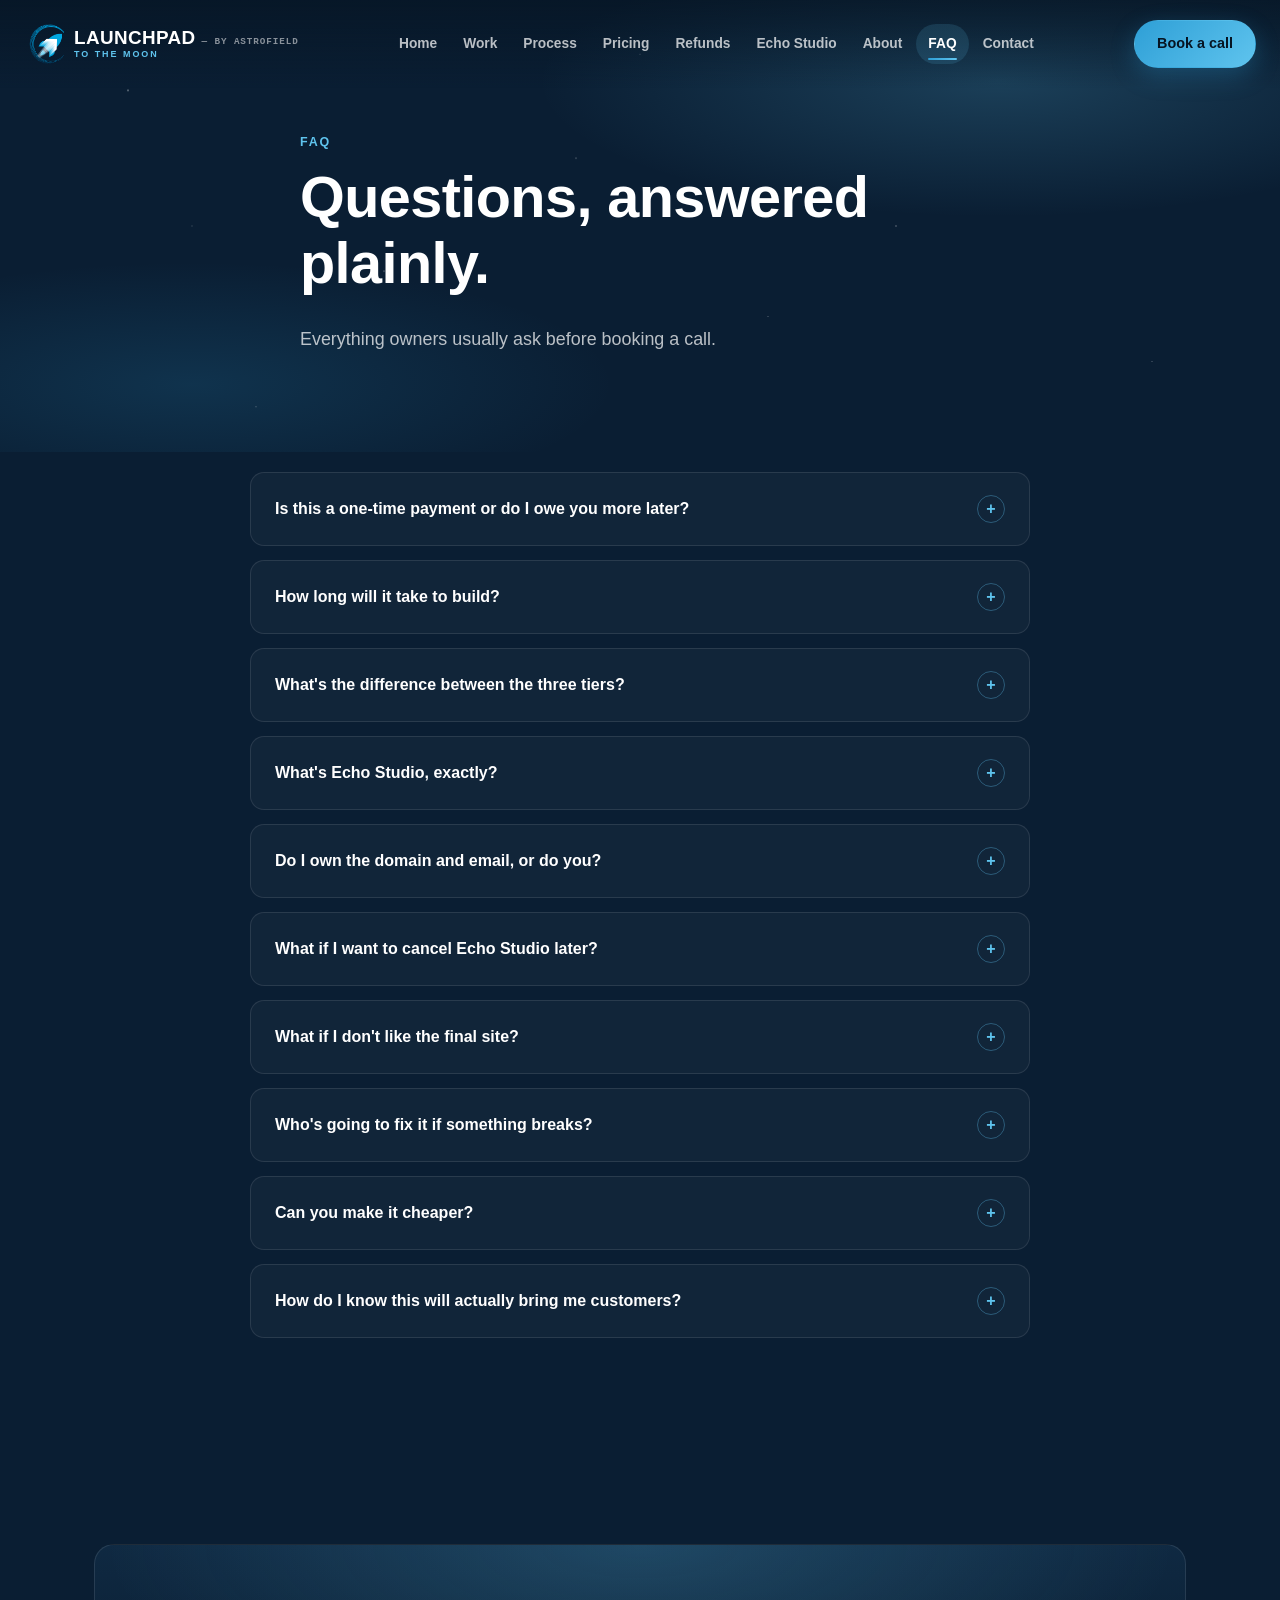
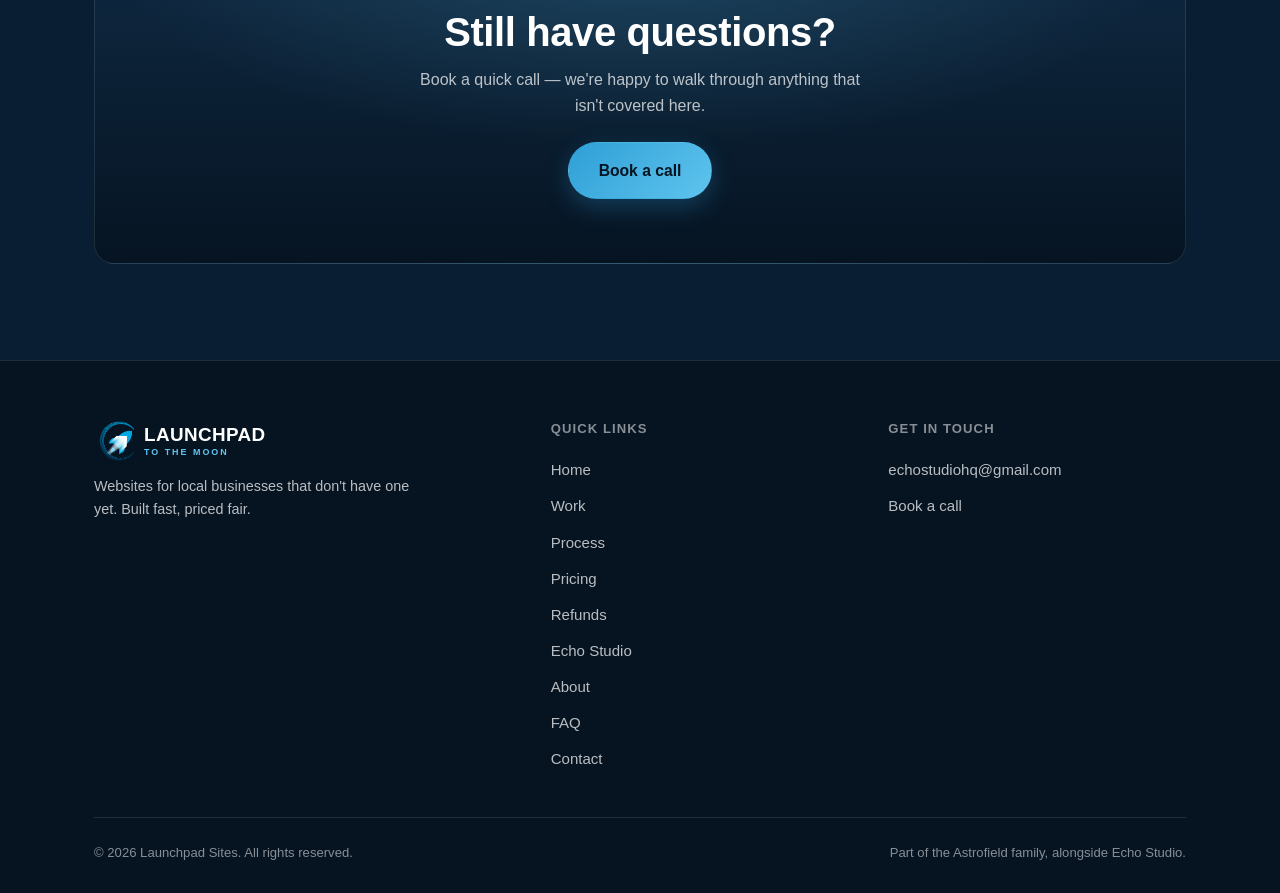
<file: faq.html>
<!DOCTYPE html>
<html lang="en">
<head>
<meta charset="UTF-8">
<meta name="viewport" content="width=device-width, initial-scale=1.0">
<title>FAQ — Launchpad Sites</title>
<meta name="description" content="Answers to common questions about Launchpad Sites: pricing, timeline, revisions, ownership, and how Echo Studio fits in.">
<meta name="theme-color" content="#0A1E33">
<link rel="icon" type="image/png" sizes="32x32" href="assets/img/favicon-32.png">
<link rel="icon" type="image/png" sizes="16x16" href="assets/img/favicon-16.png">
<link rel="apple-touch-icon" href="assets/img/favicon-180.png">
<link rel="stylesheet" href="assets/css/styles.css">
</head>
<body>

<header class="site-header">
  <div class="nav-inner">
    <a href="index.html" class="brand">
      <img src="assets/img/rocket-mark.png" alt="" class="brand-mark" width="40" height="40">
      <span class="brand-word">
        <span class="word-row">
          <span class="word">LAUNCHPAD</span>
          <span class="parent-label">— BY ASTROFIELD</span>
        </span>
        <span class="tag">TO THE MOON</span>
      </span>
    </a>
    <nav class="nav-links" id="nav-links">
      <a href="index.html">Home</a>
      <a href="work.html">Work</a>
      <a href="process.html">Process</a>
      <a href="pricing.html">Pricing</a>
      <a href="refunds.html">Refunds</a>
      <a href="echo-studio.html">Echo Studio</a>
      <a href="about.html">About</a>
      <a href="faq.html">FAQ</a>
      <a href="contact.html">Contact</a>
      <a href="contact.html" class="btn btn-primary btn-sm nav-book">Book a call</a>
    </nav>
    <div class="nav-cta">
      <a href="contact.html" class="btn btn-primary btn-sm desktop-only">Book a call</a>
      <button class="nav-toggle" id="nav-toggle" aria-label="Toggle navigation" aria-expanded="false">
        <span></span><span></span><span></span>
      </button>
    </div>
  </div>
</header>

<main>

  <section class="hero" style="min-height: 36vh;">
    <div class="hero-stars" data-parallax="0.06"></div>
    <div class="container">
      <div class="hero-copy" style="max-width: 680px;">
        <span class="eyebrow">FAQ</span>
        <h1>Questions, answered plainly.</h1>
        <p class="hero-sub">Everything owners usually ask before booking a call.</p>
      </div>
    </div>
  </section>

  <section class="section" style="padding-top: 20px;">
    <div class="container">
      <div class="accordion">

        <div class="acc-item reveal">
          <button class="acc-trigger" aria-expanded="false">
            <span>Is this a one-time payment or do I owe you more later?</span>
            <span class="acc-icon">+</span>
          </button>
          <div class="acc-panel">
            <div class="acc-panel-inner">
              The website itself, whichever tier you pick, is a one-time payment. The only recurring cost would be Echo Studio, our separate social media service, and that's only if you choose to add it. That one runs on a 3-month minimum, then month-to-month.
            </div>
          </div>
        </div>

        <div class="acc-item reveal">
          <button class="acc-trigger" aria-expanded="false">
            <span>How long will it take to build?</span>
            <span class="acc-icon">+</span>
          </button>
          <div class="acc-panel">
            <div class="acc-panel-inner">
              Since we already have a working preview started, the full build usually takes about 3 to 5 business days once we have your final details.
            </div>
          </div>
        </div>

        <div class="acc-item reveal">
          <button class="acc-trigger" aria-expanded="false">
            <span>What's the difference between the three tiers?</span>
            <span class="acc-icon">+</span>
          </button>
          <div class="acc-panel">
            <div class="acc-panel-inner">
              Base gets you a clean one-page site with everything customers need to find and contact you. Premium expands that into a full multi-page site. Ultra Premium adds your own custom domain, a professional business email, and a dedicated texting number.
            </div>
          </div>
        </div>

        <div class="acc-item reveal">
          <button class="acc-trigger" aria-expanded="false">
            <span>What's Echo Studio, exactly?</span>
            <span class="acc-icon">+</span>
          </button>
          <div class="acc-panel">
            <div class="acc-panel-inner">
              A separate service that handles Facebook and Google Business Profile posting for you — done for hire, so you don't have to think about it. It's not paid ads, just consistent posting so people searching for you actually find something recent. Tiers run $450 to $750/month, and Launchpad clients get $150 off any of them.
            </div>
          </div>
        </div>

        <div class="acc-item reveal">
          <button class="acc-trigger" aria-expanded="false">
            <span>Do I own the domain and email, or do you?</span>
            <span class="acc-icon">+</span>
          </button>
          <div class="acc-panel">
            <div class="acc-panel-inner">
              Everything's set up under your own account from day one — the domain, the email, the phone number. We do the setup work, but it's yours, not ours.
            </div>
          </div>
        </div>

        <div class="acc-item reveal">
          <button class="acc-trigger" aria-expanded="false">
            <span>What if I want to cancel Echo Studio later?</span>
            <span class="acc-icon">+</span>
          </button>
          <div class="acc-panel">
            <div class="acc-panel-inner">
              It's a 3-month minimum to start, then month-to-month after that. If you ever stop, you won't owe anything for future months — no collections. Just no refund on months you've already paid for.
            </div>
          </div>
        </div>

        <div class="acc-item reveal">
          <button class="acc-trigger" aria-expanded="false">
            <span>What if I don't like the final site?</span>
            <span class="acc-icon">+</span>
          </button>
          <div class="acc-panel">
            <div class="acc-panel-inner">
              You get 2 rounds of revisions before you pay anything, so we'll get it to something you're happy with before money changes hands.
            </div>
          </div>
        </div>

        <div class="acc-item reveal">
          <button class="acc-trigger" aria-expanded="false">
            <span>Who's going to fix it if something breaks?</span>
            <span class="acc-icon">+</span>
          </button>
          <div class="acc-panel">
            <div class="acc-panel-inner">
              We cover the first 30 days after launch for free if anything's actually broken. After that, reach out and we'll figure out a fair price — no surprise charges.
            </div>
          </div>
        </div>

        <div class="acc-item reveal">
          <button class="acc-trigger" aria-expanded="false">
            <span>Can you make it cheaper?</span>
            <span class="acc-icon">+</span>
          </button>
          <div class="acc-panel">
            <div class="acc-panel-inner">
              The Base tier at $500 is already the most affordable real option — it covers everything you need to be found online.
            </div>
          </div>
        </div>

        <div class="acc-item reveal">
          <button class="acc-trigger" aria-expanded="false">
            <span>How do I know this will actually bring me customers?</span>
            <span class="acc-icon">+</span>
          </button>
          <div class="acc-panel">
            <div class="acc-panel-inner">
              A website alone won't guarantee more customers, but it stops you from losing the ones already searching for your service nearby who can't find you.
            </div>
          </div>
        </div>

      </div>
    </div>
  </section>

  <section class="section">
    <div class="container">
      <div class="cta-banner reveal">
        <h2>Still have questions?</h2>
        <p>Book a quick call — we're happy to walk through anything that isn't covered here.</p>
        <div class="hero-ctas" style="justify-content: center; margin-top: 24px;">
          <a href="contact.html" class="btn btn-primary">Book a call</a>
        </div>
      </div>
    </div>
  </section>

</main>

<footer class="site-footer">
  <div class="container">
    <div class="footer-grid">
      <div class="footer-brand">
        <a href="index.html" class="brand">
          <img src="assets/img/rocket-mark.png" alt="Launchpad Sites" class="brand-mark" width="36" height="36">
          <span class="brand-word">
            <span class="word">LAUNCHPAD</span>
            <span class="tag">TO THE MOON</span>
          </span>
        </a>
        <p>Websites for local businesses that don't have one yet. Built fast, priced fair.</p>
      </div>
      <div class="footer-col">
        <h4>Quick Links</h4>
        <a href="index.html">Home</a>
        <a href="work.html">Work</a>
        <a href="process.html">Process</a>
        <a href="pricing.html">Pricing</a>
        <a href="refunds.html">Refunds</a>
        <a href="echo-studio.html">Echo Studio</a>
        <a href="about.html">About</a>
        <a href="faq.html">FAQ</a>
        <a href="contact.html">Contact</a>
      </div>
      <div class="footer-col">
        <h4>Get in touch</h4>
        <a href="mailto:echostudiohq@gmail.com">echostudiohq@gmail.com</a>
        <a href="contact.html">Book a call</a>
      </div>
    </div>
    <div class="footer-bottom">
      <span>© 2026 Launchpad Sites. All rights reserved.</span>
      <span>Part of the Astrofield family, alongside Echo Studio.</span>
    </div>
  </div>
</footer>

<script src="assets/js/main.js"></script>
</body>
</html>
</file>
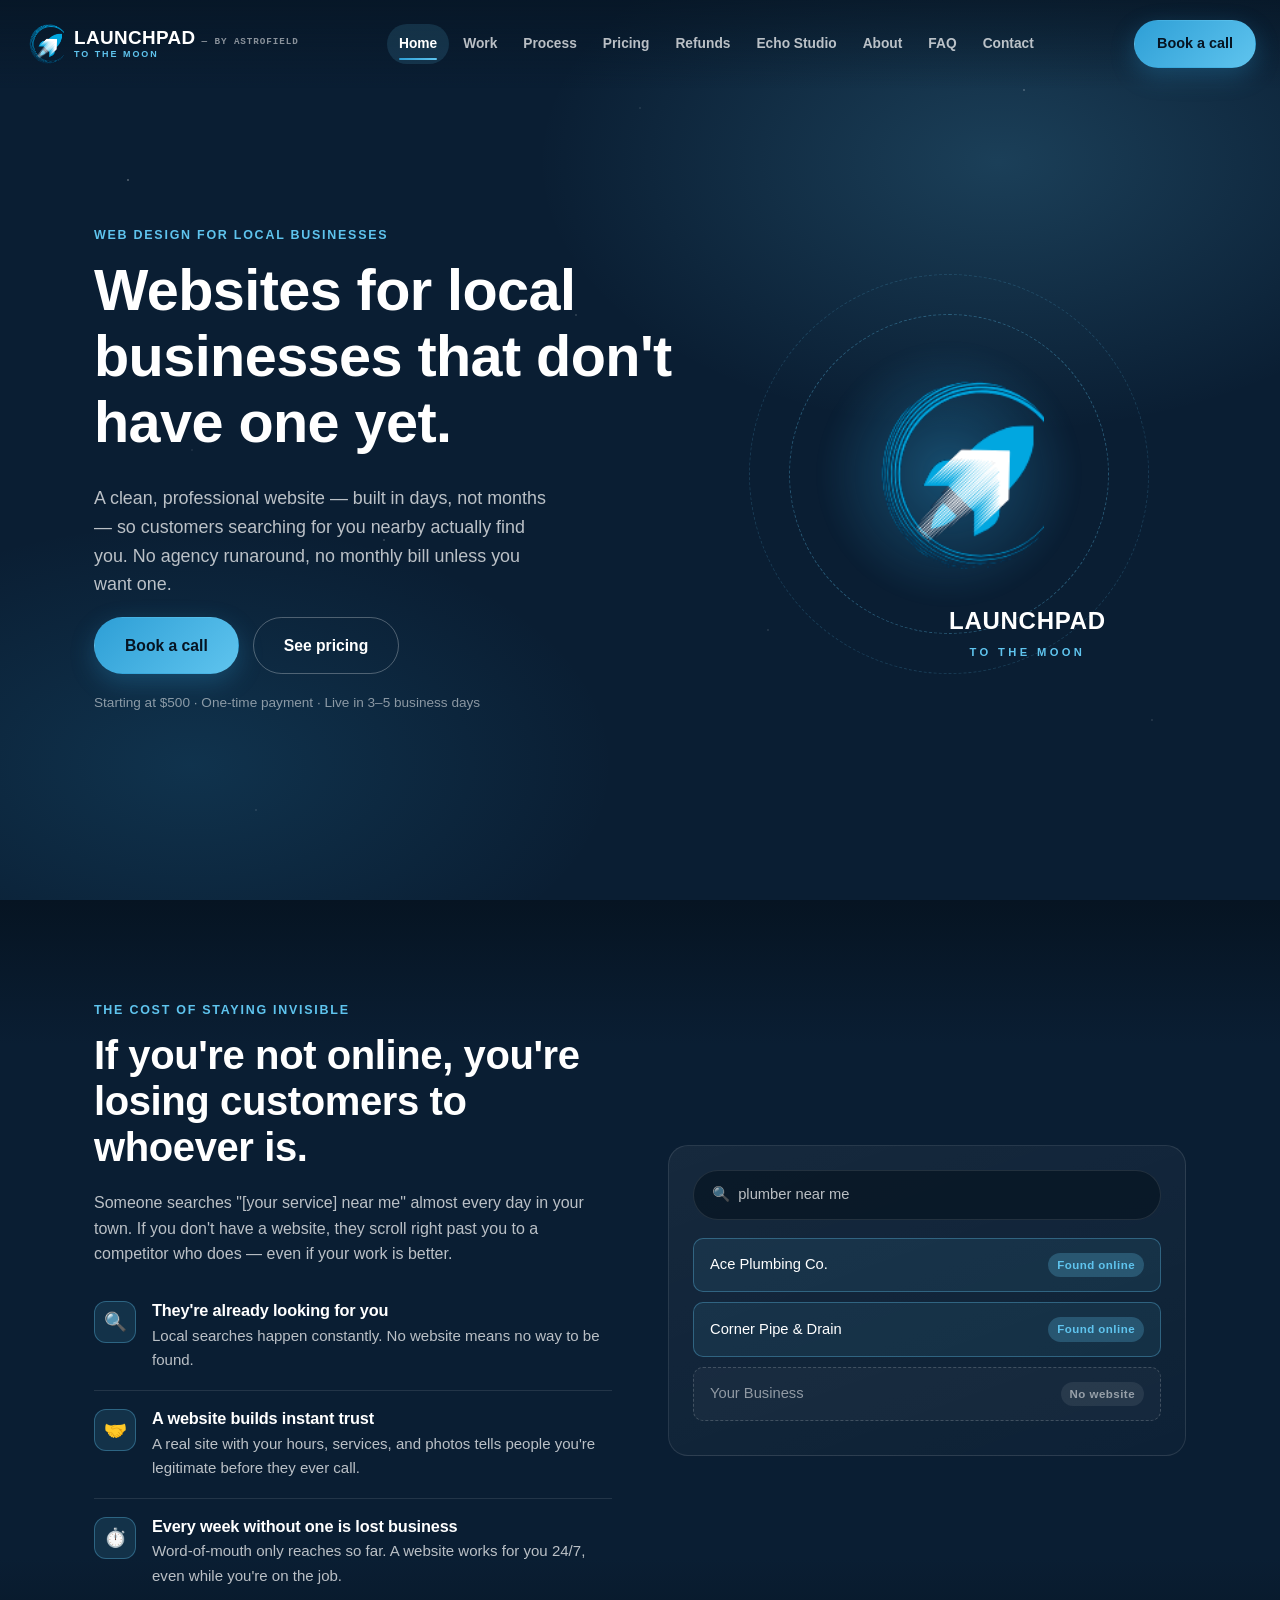
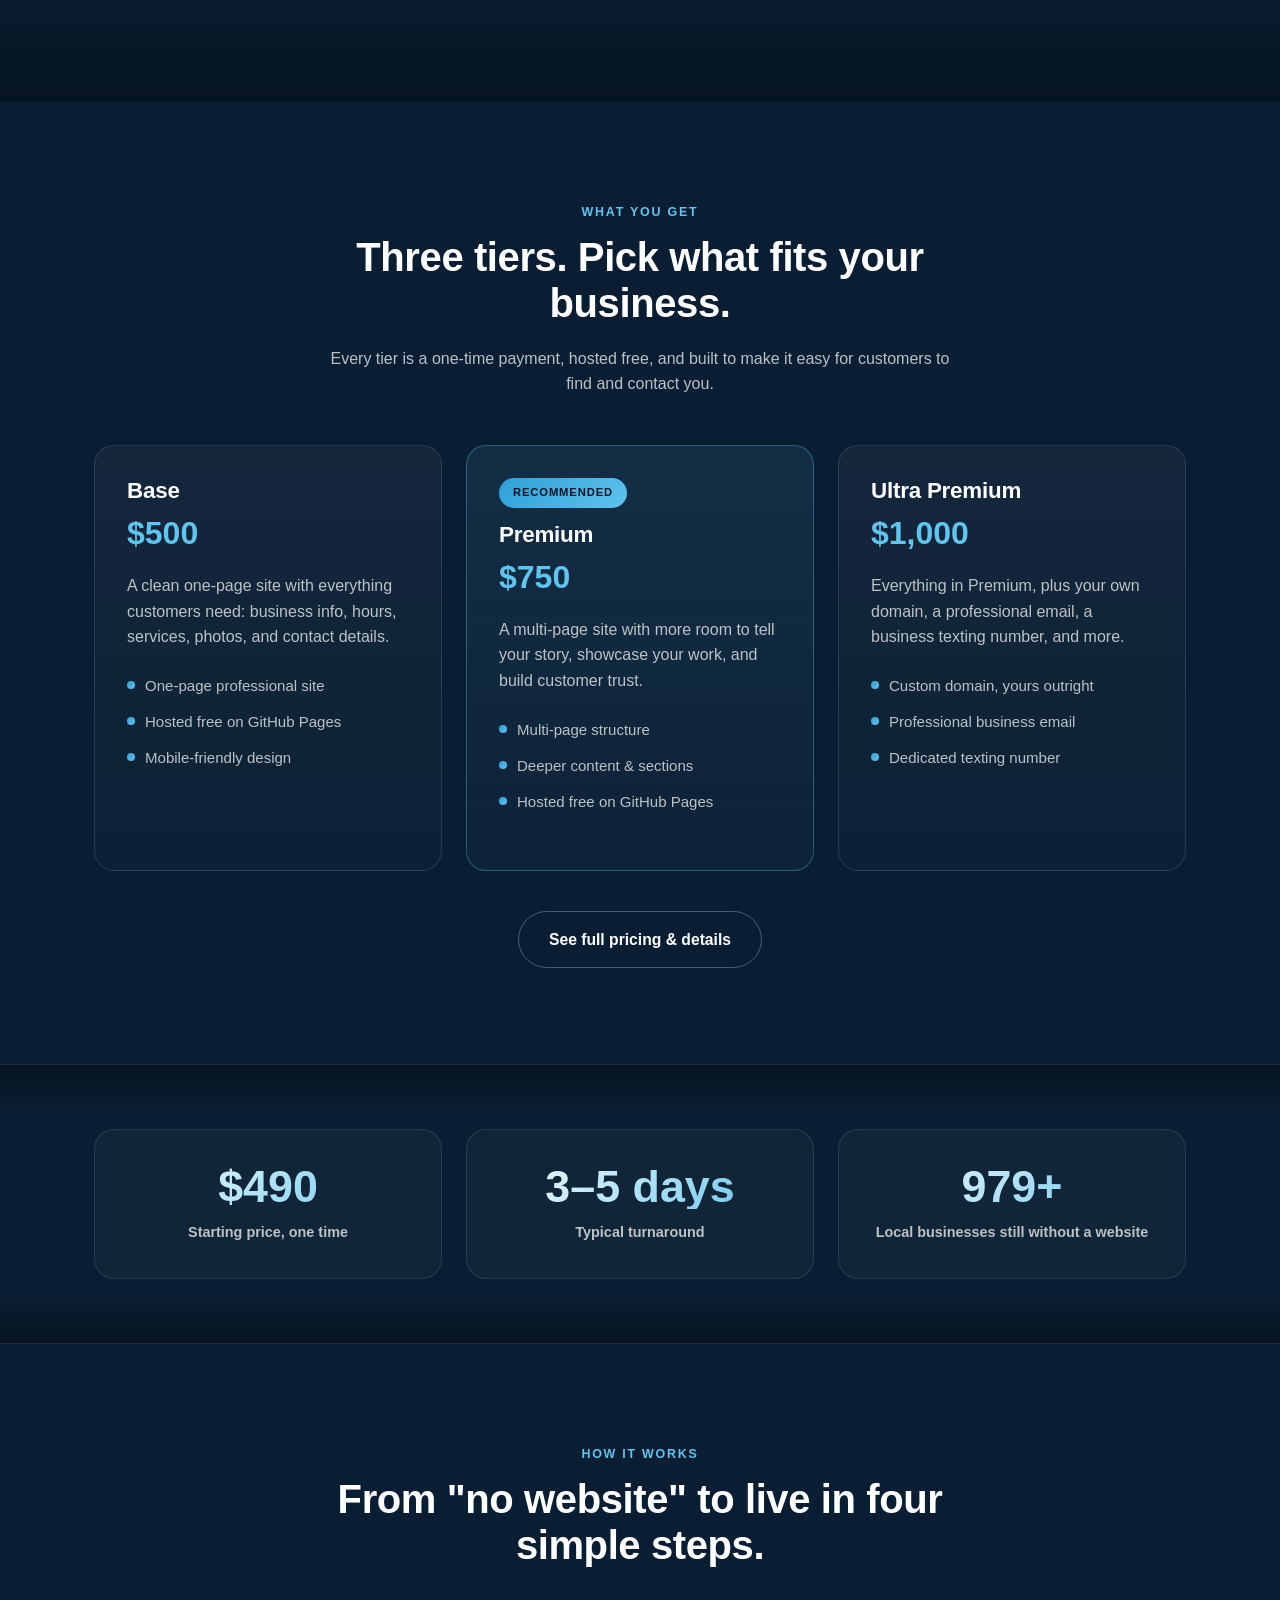
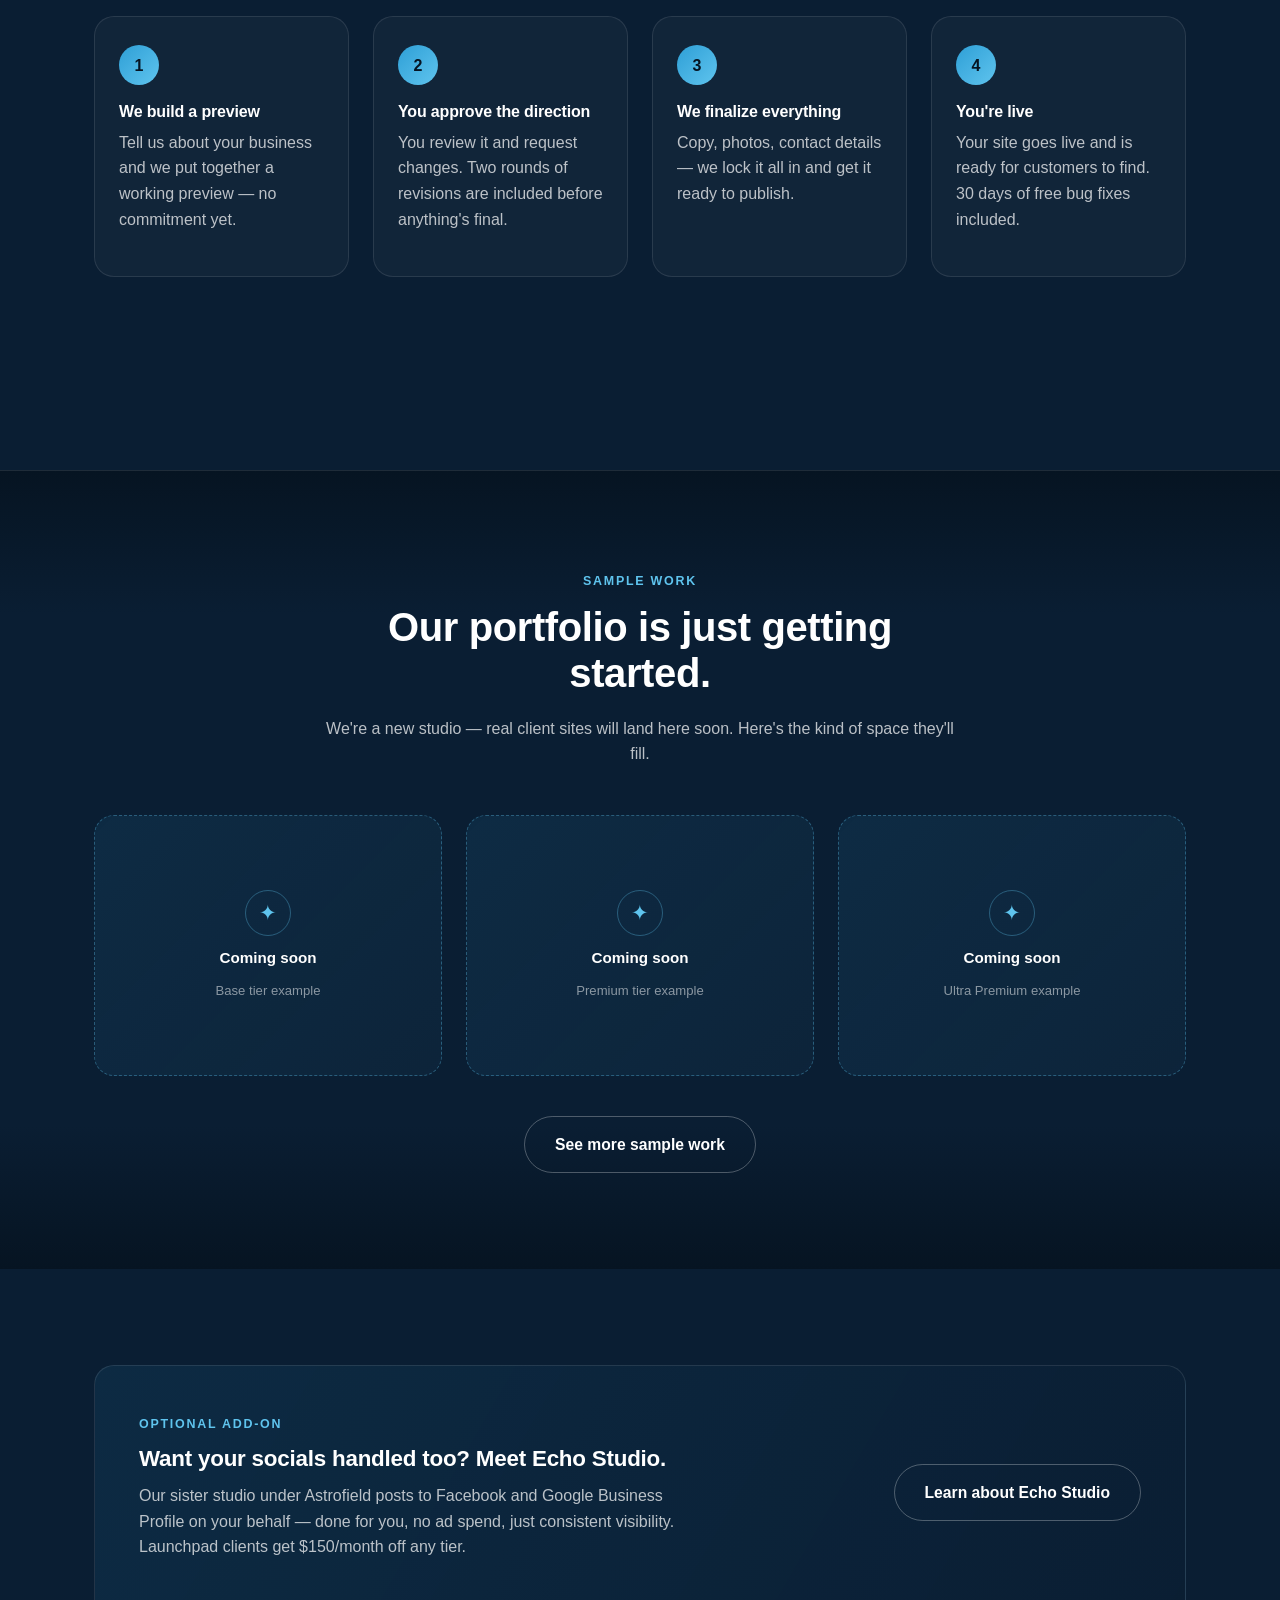
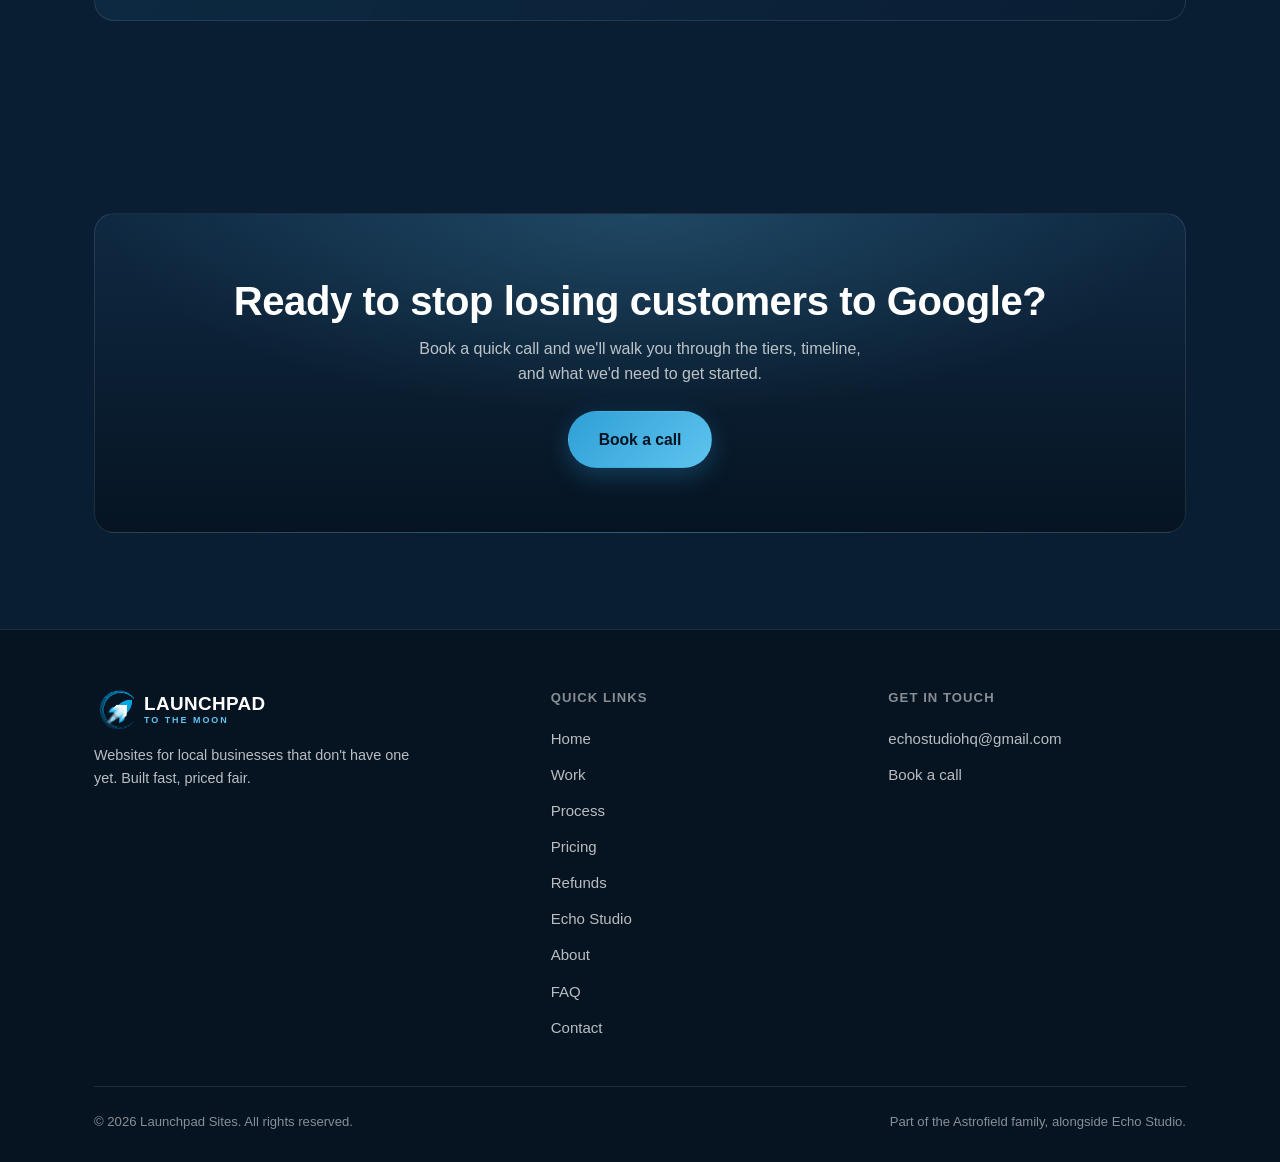
<file: Launchpad Sites.html>
<!DOCTYPE html>
<html lang="en">
<head>
<meta charset="UTF-8">
<meta name="viewport" content="width=device-width, initial-scale=1.0">
<title>Launchpad Sites</title>
<meta name="description" content="Launchpad Sites builds fast, professional websites for local businesses that don't have one yet. Starting at $500, live in 3-5 business days.">
<meta name="theme-color" content="#0A1E33">
<link rel="icon" type="image/png" sizes="32x32" href="[data-uri]">
<link rel="icon" type="image/png" sizes="16x16" href="[data-uri]">
<link rel="apple-touch-icon" href="[data-uri]">
<style>
/* ==========================================================================
   Launchpad Sites — shared stylesheet
   Vanilla CSS, no build step. Loaded on every page.
   ========================================================================== */

/* ---------- Reset ---------- */
*,
*::before,
*::after { box-sizing: border-box; }

html {
  scroll-behavior: smooth;
}

body {
  margin: 0;
}

img { max-width: 100%; display: block; }

a { color: inherit; text-decoration: none; }

ul { list-style: none; margin: 0; padding: 0; }

button { font: inherit; }

/* ---------- Design tokens ---------- */
:root {
  --navy: #0A1E33;
  --navy-deep: #061422;
  --navy-raised: #0F2942;
  --navy-card: #102b47;
  --blue: #2E9FD6;
  --cyan: #5FC4EE;
  --white: #FFFFFF;
  --ink-muted: rgba(255, 255, 255, 0.72);
  --ink-faint: rgba(255, 255, 255, 0.52);
  --border-soft: rgba(255, 255, 255, 0.10);
  --border-accent: rgba(95, 196, 238, 0.35);

  --font-stack: -apple-system, BlinkMacSystemFont, "Segoe UI", Roboto, Helvetica, Arial, sans-serif;

  --container: 1140px;
  --radius-lg: 20px;
  --radius-md: 14px;
  --radius-sm: 10px;

  --ease: cubic-bezier(0.22, 1, 0.36, 1);
  --nav-h: 88px;
  --nav-h-scrolled: 62px;
}

/* ---------- Base ---------- */
body {
  font-family: var(--font-stack);
  background: var(--navy);
  color: var(--white);
  line-height: 1.6;
  -webkit-font-smoothing: antialiased;
  overflow-x: hidden;
}

h1, h2, h3, h4 {
  font-weight: 800;
  line-height: 1.15;
  margin: 0 0 0.5em;
  letter-spacing: -0.01em;
}

h1 { font-size: clamp(2.2rem, 5vw, 3.6rem); }
h2 { font-size: clamp(1.7rem, 3.4vw, 2.5rem); }
h3 { font-size: clamp(1.15rem, 2vw, 1.4rem); }

p { margin: 0 0 1em; color: var(--ink-muted); }

.eyebrow {
  display: inline-block;
  font-size: 0.78rem;
  font-weight: 700;
  letter-spacing: 0.14em;
  text-transform: uppercase;
  color: var(--cyan);
  margin-bottom: 0.9em;
}

.container {
  max-width: var(--container);
  margin: 0 auto;
  padding: 0 24px;
}

section { position: relative; }

.section {
  padding: 96px 0;
}

.section-tight { padding: 64px 0; }

.section-head {
  max-width: 640px;
  margin: 0 0 48px;
}

.section-head.center {
  margin-left: auto;
  margin-right: auto;
  text-align: center;
}

.section-head p:last-child { margin-bottom: 0; }

/* Alternating panel tint so pages read as distinct sections without hard lines */
.panel-raised {
  background: linear-gradient(180deg, var(--navy-deep), var(--navy) 18%, var(--navy) 82%, var(--navy-deep));
}

.panel-line-top { border-top: 1px solid var(--border-soft); }
.panel-line-bottom { border-bottom: 1px solid var(--border-soft); }

/* ---------- Buttons ---------- */
.btn {
  display: inline-flex;
  align-items: center;
  justify-content: center;
  gap: 8px;
  padding: 15px 30px;
  border-radius: 999px;
  font-weight: 700;
  font-size: 0.98rem;
  border: 1px solid transparent;
  cursor: pointer;
  transition: transform 0.35s var(--ease), box-shadow 0.35s var(--ease), background 0.35s var(--ease), border-color 0.35s var(--ease);
  white-space: nowrap;
}

.btn-primary {
  background: linear-gradient(135deg, var(--blue), var(--cyan));
  color: var(--navy-deep);
  box-shadow: 0 8px 24px rgba(46, 159, 214, 0.28);
}

.btn-primary:hover,
.btn-primary:focus-visible {
  transform: translateY(-3px);
  box-shadow: 0 14px 34px rgba(95, 196, 238, 0.42);
}

.btn-outline {
  background: transparent;
  color: var(--white);
  border-color: rgba(255, 255, 255, 0.28);
}

.btn-outline:hover,
.btn-outline:focus-visible {
  border-color: var(--cyan);
  background: rgba(95, 196, 238, 0.08);
  transform: translateY(-3px);
}

.btn-block { width: 100%; }

.btn-sm { padding: 11px 22px; font-size: 0.9rem; }

/* ---------- Header / Nav ---------- */
.site-header {
  position: fixed;
  top: 0;
  left: 0;
  right: 0;
  z-index: 1000;
  height: var(--nav-h);
  display: flex;
  align-items: center;
  background: linear-gradient(180deg, rgba(6, 20, 34, 0.65), rgba(6, 20, 34, 0));
  transition: height 0.35s var(--ease), background 0.35s var(--ease), box-shadow 0.35s var(--ease), backdrop-filter 0.35s var(--ease);
}

.site-header.is-scrolled {
  height: var(--nav-h-scrolled);
  background: rgba(6, 18, 32, 0.86);
  backdrop-filter: blur(14px) saturate(140%);
  -webkit-backdrop-filter: blur(14px) saturate(140%);
  box-shadow: 0 8px 30px rgba(0, 0, 0, 0.35);
  border-bottom: 1px solid var(--border-soft);
}

.nav-inner {
  width: 100%;
  max-width: 1360px;
  margin: 0 auto;
  padding: 0 24px;
  display: flex;
  align-items: center;
  justify-content: space-between;
  gap: 18px;
}

.brand {
  display: flex;
  align-items: center;
  gap: 10px;
  flex-shrink: 0;
}

.brand-mark {
  width: 40px;
  height: 40px;
  transition: transform 0.35s var(--ease);
}

.site-header.is-scrolled .brand-mark { width: 34px; height: 34px; }

.brand-word {
  display: flex;
  flex-direction: column;
  line-height: 1;
}

.brand-word .word {
  font-weight: 800;
  font-size: 1.18rem;
  letter-spacing: 0.02em;
  color: var(--white);
}

.word-row {
  display: flex;
  align-items: baseline;
  gap: 6px;
}

.parent-label {
  font-family: ui-monospace, SFMono-Regular, Menlo, Consolas, "Liberation Mono", monospace;
  font-size: 0.58rem;
  font-weight: 600;
  letter-spacing: 0.1em;
  text-transform: uppercase;
  color: var(--ink-faint);
  white-space: nowrap;
}

.brand-word .tag {
  font-size: 0.56rem;
  font-weight: 700;
  letter-spacing: 0.22em;
  color: var(--cyan);
  margin-top: 3px;
}

.nav-links {
  display: flex;
  align-items: center;
  gap: 2px;
  flex-shrink: 0;
}

.nav-links a {
  position: relative;
  padding: 9px 12px;
  font-size: 0.86rem;
  font-weight: 600;
  color: var(--ink-muted);
  border-radius: 999px;
  white-space: nowrap;
  transition: color 0.25s var(--ease), background 0.25s var(--ease);
}

.nav-links a:hover { color: var(--white); background: rgba(255, 255, 255, 0.06); }

.nav-links a.active {
  color: var(--white);
  background: rgba(95, 196, 238, 0.14);
}

.nav-links a.active::after {
  content: "";
  position: absolute;
  left: 12px;
  right: 12px;
  bottom: 4px;
  height: 2px;
  border-radius: 2px;
  background: linear-gradient(90deg, var(--blue), var(--cyan));
}

.nav-cta { display: flex; align-items: center; gap: 14px; flex-shrink: 0; }

.nav-links .nav-book { display: none; }

.nav-toggle {
  display: none;
  flex-direction: column;
  justify-content: center;
  gap: 5px;
  width: 42px;
  height: 42px;
  border-radius: 10px;
  border: 1px solid var(--border-soft);
  background: rgba(255, 255, 255, 0.04);
}

.nav-toggle span {
  display: block;
  height: 2px;
  width: 20px;
  margin: 0 auto;
  background: var(--white);
  border-radius: 2px;
  transition: transform 0.3s var(--ease), opacity 0.3s var(--ease);
}

.nav-toggle.is-open span:nth-child(1) { transform: translateY(7px) rotate(45deg); }
.nav-toggle.is-open span:nth-child(2) { opacity: 0; }
.nav-toggle.is-open span:nth-child(3) { transform: translateY(-7px) rotate(-45deg); }

/*
 * Inline nav vs. hamburger is decided at runtime by main.js, which measures
 * whether the nine links + CTA actually fit next to the logo (rather than a
 * guessed viewport-width breakpoint, since that varies with real font
 * metrics, zoom, and OS). JS toggles this class on <body> based on that
 * measurement.
 */
body.nav-compact .nav-toggle { display: flex; }

body.nav-compact .nav-links {
  position: fixed;
  top: var(--nav-h-scrolled);
  left: 16px;
  right: 16px;
  flex-direction: column;
  align-items: stretch;
  background: rgba(8, 22, 38, 0.97);
  backdrop-filter: blur(14px);
  border: 1px solid var(--border-soft);
  border-radius: var(--radius-md);
  padding: 10px;
  gap: 2px;
  opacity: 0;
  transform: translateY(-10px);
  pointer-events: none;
  max-height: calc(100vh - var(--nav-h-scrolled) - 32px);
  overflow-y: auto;
  transition: opacity 0.3s var(--ease), transform 0.3s var(--ease);
}

body.nav-compact .nav-links.is-open {
  opacity: 1;
  transform: translateY(0);
  pointer-events: auto;
}

body.nav-compact .nav-links a { padding: 14px 16px; font-size: 0.98rem; white-space: normal; }
body.nav-compact .nav-links .nav-book { display: flex; margin-top: 6px; }

body.nav-compact .nav-cta .btn-primary.desktop-only { display: none; }

body.nav-compact .hero { padding-top: calc(var(--nav-h-scrolled) + 46px); }
body.nav-compact .es-hero { padding-top: calc(var(--nav-h-scrolled) + 46px); }

/* ---------- Hero ---------- */
.hero {
  position: relative;
  min-height: 100vh;
  display: flex;
  align-items: center;
  padding: calc(var(--nav-h) + 40px) 0 80px;
  overflow: hidden;
  background:
    radial-gradient(ellipse 60% 50% at 78% 18%, rgba(95, 196, 238, 0.20), transparent 60%),
    radial-gradient(ellipse 55% 45% at 15% 85%, rgba(46, 159, 214, 0.16), transparent 60%),
    var(--navy);
}

.hero-stars {
  position: absolute;
  inset: 0;
  z-index: 0;
  background-image:
    radial-gradient(1.5px 1.5px at 10% 20%, rgba(255,255,255,0.55), transparent),
    radial-gradient(1.5px 1.5px at 80% 10%, rgba(255,255,255,0.45), transparent),
    radial-gradient(1px 1px at 60% 70%, rgba(255,255,255,0.4), transparent),
    radial-gradient(1.5px 1.5px at 30% 60%, rgba(255,255,255,0.35), transparent),
    radial-gradient(1px 1px at 90% 80%, rgba(255,255,255,0.4), transparent),
    radial-gradient(1.5px 1.5px at 45% 35%, rgba(255,255,255,0.3), transparent),
    radial-gradient(1px 1px at 20% 90%, rgba(255,255,255,0.4), transparent),
    radial-gradient(1px 1px at 50% 12%, rgba(255,255,255,0.35), transparent),
    radial-gradient(1.5px 1.5px at 70% 50%, rgba(255,255,255,0.4), transparent),
    radial-gradient(1px 1px at 15% 50%, rgba(255,255,255,0.3), transparent);
  background-repeat: no-repeat;
  opacity: 0.8;
}

.hero-grid {
  position: relative;
  z-index: 1;
  display: grid;
  grid-template-columns: 1.1fr 0.9fr;
  align-items: center;
  gap: 40px;
}

.hero-copy .eyebrow { opacity: 0; animation: fadeUp 0.7s var(--ease) 1.05s forwards; }
.hero-copy h1 { opacity: 0; animation: fadeUp 0.8s var(--ease) 1.15s forwards; }
.hero-copy .hero-sub { opacity: 0; animation: fadeUp 0.8s var(--ease) 1.3s forwards; }
.hero-copy .hero-ctas { opacity: 0; animation: fadeUp 0.8s var(--ease) 1.45s forwards; }
.hero-copy .hero-microcopy { opacity: 0; animation: fadeUp 0.8s var(--ease) 1.6s forwards; }

.hero-sub {
  font-size: 1.12rem;
  max-width: 46ch;
}

.hero-ctas {
  display: flex;
  flex-wrap: wrap;
  gap: 14px;
  margin-top: 10px;
}

.hero-microcopy {
  margin-top: 18px;
  font-size: 0.85rem;
  color: var(--ink-faint);
}

/* Rocket launch stage */
.hero-visual {
  position: relative;
  height: 420px;
  display: flex;
  align-items: center;
  justify-content: center;
}

.launch-ring {
  position: absolute;
  width: 320px;
  height: 320px;
  border-radius: 50%;
  border: 1px dashed var(--border-accent);
  opacity: 0;
  animation: ringIn 1s var(--ease) 0.3s forwards;
}

.launch-ring.ring-2 {
  width: 400px;
  height: 400px;
  border-color: rgba(95, 196, 238, 0.18);
  animation-delay: 0.45s;
}

.launch-glow {
  position: absolute;
  width: 260px;
  height: 260px;
  border-radius: 50%;
  background: radial-gradient(circle, rgba(46, 159, 214, 0.38), transparent 70%);
  filter: blur(6px);
  opacity: 0;
  animation: fadeIn 1.2s var(--ease) 0.4s forwards;
}

.rocket-mark {
  position: relative;
  width: 190px;
  height: 190px;
  transform: translate(-120px, 160px) rotate(-55deg) scale(0.7);
  opacity: 0;
  animation: launch 1.15s var(--ease) 0.35s forwards;
  will-change: transform;
}

.hero-wordmark {
  position: absolute;
  bottom: 22px;
  left: 50%;
  transform: translateX(-50%) translateY(10px);
  text-align: center;
  opacity: 0;
  animation: fadeUp 0.7s var(--ease) 1.35s forwards;
}

.hero-wordmark .word {
  display: block;
  font-weight: 800;
  font-size: 1.5rem;
  letter-spacing: 0.03em;
  color: var(--white);
}

.hero-wordmark .tag {
  display: block;
  font-size: 0.7rem;
  font-weight: 700;
  letter-spacing: 0.3em;
  color: var(--cyan);
  margin-top: 4px;
}

@keyframes launch {
  0% {
    transform: translate(-130px, 180px) rotate(-58deg) scale(0.65);
    opacity: 0;
  }
  55% {
    opacity: 1;
  }
  100% {
    transform: translate(0, 0) rotate(0deg) scale(1);
    opacity: 1;
  }
}

@keyframes ringIn {
  from { opacity: 0; transform: scale(0.8); }
  to { opacity: 1; transform: scale(1); }
}

@keyframes fadeIn {
  from { opacity: 0; }
  to { opacity: 1; }
}

@keyframes fadeUp {
  from { opacity: 0; transform: translateY(16px); }
  to { opacity: 1; transform: translateY(0); }
}

/* ---------- Scroll reveal ---------- */
.reveal {
  opacity: 0;
  transform: translateY(28px);
  transition: opacity 0.7s var(--ease), transform 0.7s var(--ease);
}

.reveal.is-visible {
  opacity: 1;
  transform: translateY(0);
}

.reveal-stagger.is-visible .reveal-item {
  transition-delay: calc(var(--i, 0) * 90ms);
}

/* ---------- Cards: generic ---------- */
.card {
  background: linear-gradient(180deg, rgba(255,255,255,0.045), rgba(255,255,255,0.015));
  border: 1px solid var(--border-soft);
  border-radius: var(--radius-lg);
  padding: 32px;
  transition: transform 0.4s var(--ease), border-color 0.4s var(--ease), box-shadow 0.4s var(--ease);
}

.card:hover {
  transform: translateY(-6px);
  border-color: var(--border-accent);
  box-shadow: 0 20px 46px rgba(4, 12, 22, 0.5);
}

/* ---------- Problem / value section ---------- */
.split {
  display: grid;
  grid-template-columns: 1fr 1fr;
  gap: 56px;
  align-items: center;
}

.stat-strip {
  display: grid;
  grid-template-columns: repeat(3, 1fr);
  gap: 24px;
}

.stat-box {
  text-align: center;
  padding: 34px 20px;
  border-radius: var(--radius-lg);
  border: 1px solid var(--border-soft);
  background: rgba(255, 255, 255, 0.03);
}

.stat-num {
  font-size: clamp(2rem, 4vw, 2.8rem);
  font-weight: 800;
  background: linear-gradient(135deg, var(--white), var(--cyan));
  -webkit-background-clip: text;
  background-clip: text;
  color: transparent;
  display: block;
  line-height: 1;
  margin-bottom: 10px;
}

.stat-label {
  font-size: 0.9rem;
  color: var(--ink-muted);
  font-weight: 600;
}

/* ---------- Tier preview cards (home) ---------- */
.tier-grid {
  display: grid;
  grid-template-columns: repeat(3, 1fr);
  gap: 24px;
}

.tier-card h3 { margin-bottom: 4px; }

.tier-price {
  font-size: 2rem;
  font-weight: 800;
  color: var(--cyan);
  margin-bottom: 14px;
}

.tier-price span {
  font-size: 0.9rem;
  color: var(--ink-faint);
  font-weight: 600;
}

.tier-card ul { margin: 18px 0; }

.tier-card li {
  display: flex;
  gap: 10px;
  align-items: flex-start;
  padding: 6px 0;
  color: var(--ink-muted);
  font-size: 0.94rem;
}

.tier-card li::before {
  content: "";
  flex-shrink: 0;
  width: 8px;
  height: 8px;
  margin-top: 7px;
  border-radius: 50%;
  background: linear-gradient(135deg, var(--blue), var(--cyan));
}

.tier-card.featured {
  border-color: var(--border-accent);
  background: linear-gradient(180deg, rgba(95, 196, 238, 0.10), rgba(255,255,255,0.02));
  position: relative;
}

.badge {
  display: inline-block;
  font-size: 0.7rem;
  font-weight: 800;
  letter-spacing: 0.08em;
  text-transform: uppercase;
  padding: 6px 14px;
  border-radius: 999px;
  background: linear-gradient(135deg, var(--blue), var(--cyan));
  color: var(--navy-deep);
  margin-bottom: 14px;
}

/* ---------- How it works / steps ---------- */
.steps {
  display: grid;
  grid-template-columns: repeat(4, 1fr);
  gap: 24px;
  counter-reset: step;
}

.step {
  padding: 28px 24px;
  border-radius: var(--radius-lg);
  border: 1px solid var(--border-soft);
  background: rgba(255,255,255,0.03);
  position: relative;
}

.step-num {
  width: 40px;
  height: 40px;
  border-radius: 50%;
  display: flex;
  align-items: center;
  justify-content: center;
  font-weight: 800;
  font-size: 1rem;
  background: linear-gradient(135deg, var(--blue), var(--cyan));
  color: var(--navy-deep);
  margin-bottom: 18px;
}

/* ---------- Portfolio placeholders ---------- */
.portfolio-grid {
  display: grid;
  grid-template-columns: repeat(3, 1fr);
  gap: 24px;
}

.portfolio-card {
  aspect-ratio: 4 / 3;
  border-radius: var(--radius-lg);
  border: 1px dashed var(--border-accent);
  background:
    linear-gradient(135deg, rgba(46,159,214,0.10), rgba(95,196,238,0.04));
  display: flex;
  flex-direction: column;
  align-items: center;
  justify-content: center;
  gap: 10px;
  text-align: center;
  color: var(--ink-faint);
  padding: 20px;
}

.portfolio-card .ph-icon {
  width: 46px;
  height: 46px;
  border-radius: 50%;
  border: 1px solid var(--border-accent);
  display: flex;
  align-items: center;
  justify-content: center;
  font-size: 1.3rem;
  color: var(--cyan);
}

.portfolio-card strong { color: var(--white); font-size: 0.95rem; }
.portfolio-card span { font-size: 0.82rem; }

/* ---------- Echo Studio teaser ---------- */
.teaser {
  border-radius: var(--radius-lg);
  border: 1px solid var(--border-soft);
  background: linear-gradient(120deg, rgba(46,159,214,0.10), rgba(10,30,51,0.2));
  padding: 44px;
  display: flex;
  align-items: center;
  justify-content: space-between;
  gap: 30px;
  flex-wrap: wrap;
}

.teaser-text { max-width: 560px; }

/* ---------- Final CTA banner ---------- */
.cta-banner {
  border-radius: var(--radius-lg);
  padding: 64px 40px;
  text-align: center;
  background:
    radial-gradient(ellipse 70% 90% at 50% 0%, rgba(95, 196, 238, 0.20), transparent 70%),
    linear-gradient(180deg, var(--navy-raised), var(--navy-deep));
  border: 1px solid var(--border-soft);
}

.cta-banner h2 { margin-bottom: 12px; }
.cta-banner p { max-width: 50ch; margin-left: auto; margin-right: auto; }

/* ---------- Footer ---------- */
.site-footer {
  background: var(--navy-deep);
  border-top: 1px solid var(--border-soft);
  padding: 60px 0 30px;
}

.footer-grid {
  display: grid;
  grid-template-columns: 1.4fr 1fr 1fr;
  gap: 40px;
  padding-bottom: 40px;
}

.footer-brand { display: flex; flex-direction: column; gap: 14px; max-width: 320px; }

.footer-brand .brand { align-items: center; }

.footer-brand p { font-size: 0.9rem; }

.footer-col h4 {
  font-size: 0.82rem;
  letter-spacing: 0.08em;
  text-transform: uppercase;
  color: var(--ink-faint);
  margin-bottom: 16px;
}

.footer-col a,
.footer-col address {
  display: block;
  font-style: normal;
  color: var(--ink-muted);
  font-size: 0.94rem;
  padding: 6px 0;
  transition: color 0.25s var(--ease);
}

.footer-col a:hover { color: var(--cyan); }

.footer-bottom {
  border-top: 1px solid var(--border-soft);
  padding-top: 24px;
  display: flex;
  justify-content: space-between;
  flex-wrap: wrap;
  gap: 10px;
  font-size: 0.82rem;
  color: var(--ink-faint);
}

/* ---------- Page transition ---------- */
body {
  opacity: 0;
  transform: translateY(8px);
}

body.page-ready {
  animation: pageIn 0.55s var(--ease) forwards;
}

body.page-exit {
  animation: pageOut 0.28s var(--ease) forwards;
}

@keyframes pageIn {
  to { opacity: 1; transform: translateY(0); }
}

@keyframes pageOut {
  to { opacity: 0; transform: translateY(-8px); }
}

/* ---------- Problem / icon rows ---------- */
.icon-row {
  display: flex;
  gap: 16px;
  padding: 18px 0;
  border-bottom: 1px solid var(--border-soft);
}

.icon-row:last-child { border-bottom: none; }

.icon-badge {
  flex-shrink: 0;
  width: 42px;
  height: 42px;
  border-radius: 12px;
  background: rgba(95, 196, 238, 0.12);
  border: 1px solid var(--border-accent);
  display: flex;
  align-items: center;
  justify-content: center;
  font-size: 1.15rem;
}

.icon-row h4 {
  margin: 0 0 4px;
  font-size: 1.02rem;
  font-weight: 700;
}

.icon-row p { margin: 0; font-size: 0.94rem; }

.mock-search {
  border-radius: var(--radius-lg);
  border: 1px solid var(--border-soft);
  background: linear-gradient(160deg, rgba(255,255,255,0.05), rgba(255,255,255,0.015));
  padding: 24px;
}

.mock-search .bar {
  display: flex;
  align-items: center;
  gap: 10px;
  background: rgba(6, 20, 34, 0.7);
  border: 1px solid var(--border-soft);
  border-radius: 999px;
  padding: 12px 18px;
  font-size: 0.92rem;
  color: var(--ink-muted);
  margin-bottom: 18px;
}

.mock-result {
  display: flex;
  justify-content: space-between;
  align-items: center;
  padding: 14px 16px;
  border-radius: var(--radius-sm);
  margin-bottom: 10px;
  font-size: 0.92rem;
}

.mock-result.found {
  background: rgba(95, 196, 238, 0.08);
  border: 1px solid var(--border-accent);
}

.mock-result.missing {
  background: rgba(255, 255, 255, 0.03);
  border: 1px dashed rgba(255, 255, 255, 0.18);
  color: var(--ink-faint);
}

.mock-tag {
  font-size: 0.72rem;
  font-weight: 700;
  letter-spacing: 0.04em;
  padding: 3px 9px;
  border-radius: 999px;
}

.mock-tag.yes { background: rgba(95, 196, 238, 0.25); color: var(--cyan); }
.mock-tag.no { background: rgba(255, 255, 255, 0.08); color: var(--ink-faint); }

/* ---------- Pricing page ---------- */
.pricing-grid {
  display: grid;
  grid-template-columns: repeat(3, 1fr);
  gap: 28px;
  align-items: stretch;
}

.price-card {
  display: flex;
  flex-direction: column;
  padding: 38px 30px;
}

.price-card.featured { transform: scale(1.03); }
.price-card.featured:hover { transform: scale(1.03) translateY(-6px); }

.price-head { margin-bottom: 20px; }

.price-amount {
  font-size: 2.6rem;
  font-weight: 800;
  color: var(--white);
  margin: 6px 0 2px;
}

.price-amount span {
  font-size: 0.95rem;
  color: var(--ink-faint);
  font-weight: 600;
}

.price-desc { font-size: 0.94rem; margin-bottom: 0; }

.price-card ul { flex-grow: 1; margin: 22px 0; }

.price-card li {
  display: flex;
  gap: 10px;
  align-items: flex-start;
  padding: 8px 0;
  font-size: 0.94rem;
  color: var(--ink-muted);
}

.price-card li::before {
  content: "\2713";
  flex-shrink: 0;
  width: 20px;
  height: 20px;
  border-radius: 50%;
  background: rgba(95, 196, 238, 0.16);
  color: var(--cyan);
  font-size: 0.72rem;
  font-weight: 800;
  display: flex;
  align-items: center;
  justify-content: center;
  margin-top: 1px;
}

.price-card li.sub {
  padding-left: 30px;
  font-size: 0.87rem;
  color: var(--ink-faint);
}

.price-card li.sub::before { content: none; }

.price-note {
  text-align: center;
  font-size: 0.98rem;
  color: var(--ink-muted);
  max-width: 60ch;
  margin: 56px auto 0;
  padding: 20px 26px;
  border-radius: var(--radius-md);
  border: 1px solid var(--border-soft);
  background: rgba(255, 255, 255, 0.03);
}

.policy-grid {
  display: grid;
  grid-template-columns: repeat(3, 1fr);
  gap: 24px;
  margin-top: 24px;
}

.policy-box {
  border-radius: var(--radius-md);
  border: 1px solid var(--border-soft);
  background: rgba(255, 255, 255, 0.03);
  padding: 24px;
  text-align: center;
}

.policy-box .num {
  font-size: 1.6rem;
  font-weight: 800;
  color: var(--cyan);
  display: block;
  margin-bottom: 8px;
}

.policy-box p { font-size: 0.9rem; margin: 0; }

/* ---------- Echo Studio page ---------- */
.es-hero {
  padding: calc(var(--nav-h) + 60px) 0 60px;
  background:
    radial-gradient(ellipse 60% 60% at 85% 0%, rgba(95, 196, 238, 0.16), transparent 65%),
    var(--navy);
}

.es-badge {
  display: inline-flex;
  align-items: center;
  gap: 8px;
  font-size: 0.78rem;
  font-weight: 700;
  letter-spacing: 0.06em;
  text-transform: uppercase;
  color: var(--ink-muted);
  border: 1px solid var(--border-soft);
  border-radius: 999px;
  padding: 7px 16px;
  margin-bottom: 20px;
}

.es-badge .dot {
  width: 7px;
  height: 7px;
  border-radius: 50%;
  background: var(--cyan);
}

.not-list {
  display: flex;
  flex-wrap: wrap;
  gap: 12px;
  margin: 22px 0;
}

.not-chip {
  font-size: 0.86rem;
  padding: 8px 16px;
  border-radius: 999px;
  border: 1px dashed rgba(255, 255, 255, 0.25);
  color: var(--ink-faint);
}

.not-chip strong { color: var(--white); font-weight: 700; }

.addon-tag {
  display: inline-block;
  font-size: 0.7rem;
  font-weight: 800;
  letter-spacing: 0.08em;
  text-transform: uppercase;
  padding: 6px 14px;
  border-radius: 999px;
  border: 1px solid var(--border-accent);
  color: var(--cyan);
  margin-bottom: 16px;
}

.es-pricing {
  border-radius: var(--radius-lg);
  border: 1px dashed var(--border-accent);
  background: linear-gradient(160deg, rgba(46,159,214,0.06), rgba(255,255,255,0.015));
  padding: 48px;
}

.es-grid {
  display: grid;
  grid-template-columns: repeat(3, 1fr);
  gap: 24px;
}

.es-card {
  background: rgba(6, 20, 34, 0.55);
  border: 1px solid var(--border-soft);
  border-radius: var(--radius-lg);
  padding: 28px;
  text-align: center;
  transition: transform 0.4s var(--ease), border-color 0.4s var(--ease);
}

.es-card:hover { transform: translateY(-6px); border-color: var(--border-accent); }

.es-tier-name { font-weight: 700; font-size: 1.02rem; margin-bottom: 10px; }

.es-price-row { margin-bottom: 4px; }

.es-strike {
  color: var(--ink-faint);
  text-decoration: line-through;
  font-size: 1.1rem;
  margin-right: 8px;
}

.es-bundle {
  font-size: 1.9rem;
  font-weight: 800;
  color: var(--cyan);
}

.es-bundle span { font-size: 0.85rem; color: var(--ink-faint); font-weight: 600; }

.es-card .full-price {
  font-size: 0.82rem;
  color: var(--ink-faint);
  margin-top: 6px;
}

.terms-grid {
  display: grid;
  grid-template-columns: repeat(2, 1fr);
  gap: 24px;
}

/* ---------- FAQ accordion ---------- */
.accordion { max-width: 780px; margin: 0 auto; }

.acc-item {
  border: 1px solid var(--border-soft);
  border-radius: var(--radius-md);
  background: rgba(255, 255, 255, 0.03);
  margin-bottom: 14px;
  overflow: hidden;
  transition: border-color 0.3s var(--ease);
}

.acc-item.is-open { border-color: var(--border-accent); }

.acc-trigger {
  width: 100%;
  display: flex;
  align-items: center;
  justify-content: space-between;
  gap: 16px;
  padding: 22px 24px;
  background: transparent;
  border: none;
  color: var(--white);
  font-size: 1rem;
  font-weight: 700;
  text-align: left;
  cursor: pointer;
}

.acc-icon {
  flex-shrink: 0;
  width: 28px;
  height: 28px;
  border-radius: 50%;
  border: 1px solid var(--border-accent);
  display: flex;
  align-items: center;
  justify-content: center;
  font-size: 1rem;
  color: var(--cyan);
  transition: transform 0.35s var(--ease);
}

.acc-item.is-open .acc-icon { transform: rotate(45deg); }

.acc-panel {
  max-height: 0;
  overflow: hidden;
  transition: max-height 0.4s var(--ease);
}

.acc-panel-inner {
  padding: 0 24px 22px;
  font-size: 0.96rem;
  color: var(--ink-muted);
}

/* ---------- Contact page ---------- */
.contact-grid {
  display: grid;
  grid-template-columns: 0.85fr 1.15fr;
  gap: 48px;
  align-items: start;
}

.contact-info-card {
  padding: 34px;
}

.contact-line {
  display: flex;
  align-items: center;
  gap: 14px;
  padding: 14px 0;
  border-bottom: 1px solid var(--border-soft);
}

.contact-line:last-of-type { border-bottom: none; }

.contact-line .icon-badge { width: 38px; height: 38px; font-size: 1rem; }

.contact-line a, .contact-line span.value {
  font-weight: 600;
  color: var(--white);
}

.contact-line small {
  display: block;
  color: var(--ink-faint);
  font-size: 0.78rem;
  font-weight: 600;
  letter-spacing: 0.04em;
  text-transform: uppercase;
  margin-bottom: 2px;
}

.form-card { padding: 36px; }

.form-row {
  display: grid;
  grid-template-columns: 1fr 1fr;
  gap: 18px;
}

.field { margin-bottom: 18px; }

.field label {
  display: block;
  font-size: 0.85rem;
  font-weight: 700;
  margin-bottom: 8px;
  color: var(--ink-muted);
}

.field input,
.field textarea {
  width: 100%;
  padding: 13px 16px;
  border-radius: var(--radius-sm);
  border: 1px solid var(--border-soft);
  background: rgba(6, 20, 34, 0.6);
  color: var(--white);
  font-family: var(--font-stack);
  font-size: 0.95rem;
  transition: border-color 0.3s var(--ease), box-shadow 0.3s var(--ease);
}

.field input::placeholder,
.field textarea::placeholder { color: var(--ink-faint); }

.field input:focus,
.field textarea:focus {
  outline: none;
  border-color: var(--cyan);
  box-shadow: 0 0 0 3px rgba(95, 196, 238, 0.15);
}

.field textarea { resize: vertical; min-height: 130px; }

.field.has-error input,
.field.has-error textarea { border-color: #e07a7a; }

.field-error {
  display: none;
  font-size: 0.8rem;
  color: #f2a3a3;
  margin-top: 6px;
}

.field.has-error .field-error { display: block; }

.form-status {
  display: none;
  margin-top: 18px;
  padding: 14px 18px;
  border-radius: var(--radius-sm);
  background: rgba(95, 196, 238, 0.12);
  border: 1px solid var(--border-accent);
  color: var(--white);
  font-size: 0.92rem;
}

.form-status.is-visible { display: block; }

/* ---------- Simple page hero (Work / Process / About / Refunds) ---------- */
.page-hero {
  min-height: 40vh;
}

/* ---------- Timeline (process page) ---------- */
.timeline {
  position: relative;
  max-width: 780px;
  margin: 0 auto;
}

.timeline::before {
  content: "";
  position: absolute;
  left: 23px;
  top: 8px;
  bottom: 8px;
  width: 2px;
  background: linear-gradient(180deg, var(--border-accent), var(--border-soft));
}

.timeline-item {
  position: relative;
  display: flex;
  gap: 24px;
  padding-bottom: 44px;
}

.timeline-item:last-child { padding-bottom: 0; }

.timeline-marker {
  position: relative;
  z-index: 1;
  flex-shrink: 0;
  width: 48px;
  height: 48px;
  border-radius: 50%;
  display: flex;
  align-items: center;
  justify-content: center;
  font-weight: 800;
  font-size: 1.05rem;
  background: linear-gradient(135deg, var(--blue), var(--cyan));
  color: var(--navy-deep);
  box-shadow: 0 0 0 6px var(--navy);
}

.timeline-content {
  flex: 1;
  padding-top: 4px;
}

.timeline-content h3 { margin-bottom: 6px; }
.timeline-content p { margin-bottom: 0; }

.time-chip {
  display: inline-block;
  font-size: 0.72rem;
  font-weight: 700;
  letter-spacing: 0.04em;
  text-transform: uppercase;
  padding: 5px 12px;
  border-radius: 999px;
  border: 1px solid var(--border-accent);
  color: var(--cyan);
  margin-bottom: 10px;
}

/* ---------- Work page category cards ---------- */
.category-tag {
  display: inline-block;
  font-size: 0.7rem;
  font-weight: 700;
  letter-spacing: 0.06em;
  text-transform: uppercase;
  color: var(--ink-faint);
  border: 1px solid var(--border-soft);
  border-radius: 999px;
  padding: 4px 12px;
  margin-top: 6px;
}

/* ---------- About page ---------- */
.value-list { display: grid; grid-template-columns: repeat(3, 1fr); gap: 24px; }

.value-card {
  padding: 30px 26px;
  text-align: left;
}

.value-card .icon-badge { margin-bottom: 16px; }

/* ---------- Refunds page ---------- */
.policy-detail-grid {
  display: grid;
  grid-template-columns: 1fr 1fr;
  gap: 24px;
}

.policy-detail {
  padding: 30px;
  display: flex;
  gap: 18px;
  align-items: flex-start;
}

.policy-detail .icon-badge { margin-top: 2px; }

.policy-detail h3 { margin-bottom: 8px; font-size: 1.08rem; }
.policy-detail p { margin-bottom: 0; font-size: 0.94rem; }

/* ---------- Utility ---------- */
.text-center { text-align: center; }
.mt-0 { margin-top: 0; }
.max-w { max-width: 640px; margin-left: auto; margin-right: auto; }

/* ==========================================================================
   Responsive
   ========================================================================== */
@media (max-width: 980px) {
  .hero-grid { grid-template-columns: 1fr; }
  .hero-visual { height: 300px; order: -1; }
  .rocket-mark { width: 140px; height: 140px; }
  .launch-ring { width: 220px; height: 220px; }
  .launch-ring.ring-2 { width: 280px; height: 280px; }
  .split { grid-template-columns: 1fr; gap: 32px; }
  .tier-grid { grid-template-columns: 1fr; }
  .steps { grid-template-columns: 1fr 1fr; }
  .portfolio-grid { grid-template-columns: 1fr 1fr; }
  .stat-strip { grid-template-columns: 1fr; }
  .footer-grid { grid-template-columns: 1fr 1fr; }
  .value-list { grid-template-columns: 1fr; }
  .policy-detail-grid { grid-template-columns: 1fr; }
}

@media (max-width: 760px) {
  .steps { grid-template-columns: 1fr; }
  .portfolio-grid { grid-template-columns: 1fr; }
  .footer-grid { grid-template-columns: 1fr; gap: 28px; }
  .teaser { flex-direction: column; align-items: flex-start; text-align: left; }

  .pricing-grid { grid-template-columns: 1fr; }
  .price-card.featured { transform: none; }
  .price-card.featured:hover { transform: translateY(-6px); }
  .policy-grid { grid-template-columns: 1fr; }
  .es-grid { grid-template-columns: 1fr; }
  .es-pricing { padding: 28px 20px; }
  .terms-grid { grid-template-columns: 1fr; }
  .contact-grid { grid-template-columns: 1fr; }
  .form-row { grid-template-columns: 1fr; }

  .timeline::before { left: 19px; }
  .timeline-item { gap: 16px; }
  .timeline-marker { width: 40px; height: 40px; font-size: 0.92rem; }
  .policy-detail { flex-direction: column; padding: 24px; }
}

/* Hide the "— by Astrofield" attribution on the very narrowest phones so it
   can't push the header into overflow next to the toggle button. */
@media (max-width: 400px) {
  .parent-label { display: none; }
}

@media (prefers-reduced-motion: reduce) {
  html { scroll-behavior: auto; }

  .rocket-mark, .launch-ring, .launch-glow, .hero-wordmark,
  .hero-copy .eyebrow, .hero-copy h1, .hero-copy .hero-sub,
  .hero-copy .hero-ctas, .hero-copy .hero-microcopy {
    animation: none !important;
    opacity: 1 !important;
    transform: none !important;
  }

  .hero-wordmark { transform: translateX(-50%) !important; }

  .reveal { opacity: 1; transform: none; transition: none; }
  body { opacity: 1; transform: none; animation: none !important; }
}


/* ---------- Single-file bundle: page-view sections ---------- */
.page-view { display: none; }
.page-view.is-active { display: block; }

</style>
</head>
<body>

<header class="site-header">
  <div class="nav-inner">
    <a href="index.html" data-page="index" class="brand">
      <img src="[data-uri]" alt="" class="brand-mark" width="40" height="40">
      <span class="brand-word">
        <span class="word-row">
          <span class="word">LAUNCHPAD</span>
          <span class="parent-label">— BY ASTROFIELD</span>
        </span>
        <span class="tag">TO THE MOON</span>
      </span>
    </a>
    <nav class="nav-links" id="nav-links">
      <a href="index.html" data-page="index">Home</a>
      <a href="work.html" data-page="work">Work</a>
      <a href="process.html" data-page="process">Process</a>
      <a href="pricing.html" data-page="pricing">Pricing</a>
      <a href="refunds.html" data-page="refunds">Refunds</a>
      <a href="echo-studio.html" data-page="echo-studio">Echo Studio</a>
      <a href="about.html" data-page="about">About</a>
      <a href="faq.html" data-page="faq">FAQ</a>
      <a href="contact.html" data-page="contact">Contact</a>
      <a href="contact.html" data-page="contact" class="btn btn-primary btn-sm nav-book">Book a call</a>
    </nav>
    <div class="nav-cta">
      <a href="contact.html" data-page="contact" class="btn btn-primary btn-sm desktop-only">Book a call</a>
      <button class="nav-toggle" id="nav-toggle" aria-label="Toggle navigation" aria-expanded="false">
        <span></span><span></span><span></span>
      </button>
    </div>
  </div>
</header>

<main>

<div class="page-view is-active" id="view-index">
  <!-- ============ HERO ============ -->
  <section class="hero">
    <div class="hero-stars" data-parallax="0.06"></div>
    <div class="container hero-grid">
      <div class="hero-copy">
        <span class="eyebrow">Web design for local businesses</span>
        <h1>Websites for local businesses that don't have one yet.</h1>
        <p class="hero-sub">A clean, professional website — built in days, not months — so customers searching for you nearby actually find you. No agency runaround, no monthly bill unless you want one.</p>
        <div class="hero-ctas">
          <a href="contact.html" class="btn btn-primary">Book a call</a>
          <a href="pricing.html" class="btn btn-outline">See pricing</a>
        </div>
        <p class="hero-microcopy">Starting at $500 · One-time payment · Live in 3–5 business days</p>
      </div>
      <div class="hero-visual" data-parallax="-0.05">
        <div class="launch-ring ring-2"></div>
        <div class="launch-ring"></div>
        <div class="launch-glow"></div>
        <img src="assets/img/rocket-mark.png" alt="Launchpad rocket mark" class="rocket-mark" width="190" height="190">
        <div class="hero-wordmark">
          <span class="word">LAUNCHPAD</span>
          <span class="tag">TO THE MOON</span>
        </div>
      </div>
    </div>
  </section>

  <!-- ============ PROBLEM ============ -->
  <section class="section panel-raised">
    <div class="container split">
      <div class="reveal">
        <span class="eyebrow">The cost of staying invisible</span>
        <h2>If you're not online, you're losing customers to whoever is.</h2>
        <p>Someone searches "[your service] near me" almost every day in your town. If you don't have a website, they scroll right past you to a competitor who does — even if your work is better.</p>

        <div class="icon-row">
          <div class="icon-badge">🔍</div>
          <div>
            <h4>They're already looking for you</h4>
            <p>Local searches happen constantly. No website means no way to be found.</p>
          </div>
        </div>
        <div class="icon-row">
          <div class="icon-badge">🤝</div>
          <div>
            <h4>A website builds instant trust</h4>
            <p>A real site with your hours, services, and photos tells people you're legitimate before they ever call.</p>
          </div>
        </div>
        <div class="icon-row">
          <div class="icon-badge">⏱️</div>
          <div>
            <h4>Every week without one is lost business</h4>
            <p>Word-of-mouth only reaches so far. A website works for you 24/7, even while you're on the job.</p>
          </div>
        </div>
      </div>

      <div class="reveal mock-search">
        <div class="bar">🔍 &nbsp;plumber near me</div>
        <div class="mock-result found">
          <span>Ace Plumbing Co.</span>
          <span class="mock-tag yes">Found online</span>
        </div>
        <div class="mock-result found">
          <span>Corner Pipe &amp; Drain</span>
          <span class="mock-tag yes">Found online</span>
        </div>
        <div class="mock-result missing">
          <span>Your Business</span>
          <span class="mock-tag no">No website</span>
        </div>
      </div>
    </div>
  </section>

  <!-- ============ WHAT YOU GET ============ -->
  <section class="section">
    <div class="container">
      <div class="section-head center reveal">
        <span class="eyebrow">What you get</span>
        <h2>Three tiers. Pick what fits your business.</h2>
        <p>Every tier is a one-time payment, hosted free, and built to make it easy for customers to find and contact you.</p>
      </div>

      <div class="tier-grid">
        <div class="card tier-card reveal">
          <h3>Base</h3>
          <div class="tier-price">$500</div>
          <p>A clean one-page site with everything customers need: business info, hours, services, photos, and contact details.</p>
          <ul>
            <li>One-page professional site</li>
            <li>Hosted free on GitHub Pages</li>
            <li>Mobile-friendly design</li>
          </ul>
        </div>

        <div class="card tier-card featured reveal">
          <span class="badge">Recommended</span>
          <h3>Premium</h3>
          <div class="tier-price">$750</div>
          <p>A multi-page site with more room to tell your story, showcase your work, and build customer trust.</p>
          <ul>
            <li>Multi-page structure</li>
            <li>Deeper content &amp; sections</li>
            <li>Hosted free on GitHub Pages</li>
          </ul>
        </div>

        <div class="card tier-card reveal">
          <h3>Ultra Premium</h3>
          <div class="tier-price">$1,000</div>
          <p>Everything in Premium, plus your own domain, a professional email, a business texting number, and more.</p>
          <ul>
            <li>Custom domain, yours outright</li>
            <li>Professional business email</li>
            <li>Dedicated texting number</li>
          </ul>
        </div>
      </div>

      <div class="text-center reveal" style="margin-top: 40px;">
        <a href="pricing.html" class="btn btn-outline">See full pricing &amp; details</a>
      </div>
    </div>
  </section>

  <!-- ============ STATS ============ -->
  <section class="section-tight panel-raised panel-line-top panel-line-bottom">
    <div class="container">
      <div class="stat-strip">
        <div class="stat-box reveal">
          <span class="stat-num" data-count-to="500" data-prefix="$">0</span>
          <span class="stat-label">Starting price, one time</span>
        </div>
        <div class="stat-box reveal">
          <span class="stat-num" data-count-to="5" data-suffix=" days" data-prefix="3–">0</span>
          <span class="stat-label">Typical turnaround</span>
        </div>
        <div class="stat-box reveal">
          <span class="stat-num" data-count-to="1000" data-suffix="+">0</span>
          <span class="stat-label">Local businesses still without a website</span>
        </div>
      </div>
    </div>
  </section>

  <!-- ============ HOW IT WORKS ============ -->
  <section class="section">
    <div class="container">
      <div class="section-head center reveal">
        <span class="eyebrow">How it works</span>
        <h2>From "no website" to live in four simple steps.</h2>
      </div>

      <div class="steps">
        <div class="step reveal">
          <div class="step-num">1</div>
          <h4>We build a preview</h4>
          <p>Tell us about your business and we put together a working preview — no commitment yet.</p>
        </div>
        <div class="step reveal">
          <div class="step-num">2</div>
          <h4>You approve the direction</h4>
          <p>You review it and request changes. Two rounds of revisions are included before anything's final.</p>
        </div>
        <div class="step reveal">
          <div class="step-num">3</div>
          <h4>We finalize everything</h4>
          <p>Copy, photos, contact details — we lock it all in and get it ready to publish.</p>
        </div>
        <div class="step reveal">
          <div class="step-num">4</div>
          <h4>You're live</h4>
          <p>Your site goes live and is ready for customers to find. 30 days of free bug fixes included.</p>
        </div>
      </div>

      <div class="text-center reveal" style="margin-top: 40px;">
        <a href="process.html" class="btn btn-outline">See the full process</a>
      </div>
    </div>
  </section>

  <!-- ============ PORTFOLIO ============ -->
  <section class="section panel-raised panel-line-top">
    <div class="container">
      <div class="section-head center reveal">
        <span class="eyebrow">Sample work</span>
        <h2>Our portfolio is just getting started.</h2>
        <p>We're a new studio — real client sites will land here soon. Here's the kind of space they'll fill.</p>
      </div>

      <div class="portfolio-grid">
        <div class="portfolio-card reveal">
          <div class="ph-icon">✦</div>
          <strong>Coming soon</strong>
          <span>Base tier example</span>
        </div>
        <div class="portfolio-card reveal">
          <div class="ph-icon">✦</div>
          <strong>Coming soon</strong>
          <span>Premium tier example</span>
        </div>
        <div class="portfolio-card reveal">
          <div class="ph-icon">✦</div>
          <strong>Coming soon</strong>
          <span>Ultra Premium example</span>
        </div>
      </div>

      <div class="text-center reveal" style="margin-top: 40px;">
        <a href="work.html" class="btn btn-outline">See more sample work</a>
      </div>
    </div>
  </section>

  <!-- ============ ECHO STUDIO TEASER ============ -->
  <section class="section">
    <div class="container">
      <div class="teaser reveal">
        <div class="teaser-text">
          <span class="eyebrow">Optional add-on</span>
          <h3>Want your socials handled too? Meet Echo Studio.</h3>
          <p>Our sister studio under Astrofield posts to Facebook and Google Business Profile on your behalf — done for you, no ad spend, just consistent visibility. Launchpad clients get $150/month off any tier.</p>
        </div>
        <a href="echo-studio.html" class="btn btn-outline">Learn about Echo Studio</a>
      </div>
    </div>
  </section>

  <!-- ============ FINAL CTA ============ -->
  <section class="section">
    <div class="container">
      <div class="cta-banner reveal">
        <h2>Ready to stop losing customers to Google?</h2>
        <p>Book a quick call and we'll walk you through the tiers, timeline, and what we'd need to get started.</p>
        <div class="hero-ctas" style="justify-content: center; margin-top: 24px;">
          <a href="contact.html" class="btn btn-primary">Book a call</a>
        </div>
      </div>
    </div>
  </section>
</div>

<div class="page-view" id="view-work">
  <section class="hero page-hero">
    <div class="hero-stars" data-parallax="0.06"></div>
    <div class="container">
      <div class="hero-copy" style="max-width: 680px;">
        <span class="eyebrow">Work</span>
        <h1>See the kind of site your business could have.</h1>
        <p class="hero-sub">We're a new studio, so this page shows the shape of what we build rather than a client list — real launches will fill these in as they go live.</p>
      </div>
    </div>
  </section>

  <section class="section" style="padding-top: 20px;">
    <div class="container">
      <div class="section-head center reveal">
        <span class="eyebrow">Sample categories</span>
        <h2>Every local business, one clean site.</h2>
        <p>Whatever you do, the same approach applies: clear info, real photos, and a fast way for customers to reach you. Here's the range of businesses we build for.</p>
      </div>

      <div class="portfolio-grid">
        <div class="portfolio-card reveal">
          <div class="ph-icon">✦</div>
          <strong>Coming soon</strong>
          <span>Dry cleaner</span>
          <span class="category-tag">Base tier</span>
        </div>
        <div class="portfolio-card reveal">
          <div class="ph-icon">✦</div>
          <strong>Coming soon</strong>
          <span>Plumber</span>
          <span class="category-tag">Premium tier</span>
        </div>
        <div class="portfolio-card reveal">
          <div class="ph-icon">✦</div>
          <strong>Coming soon</strong>
          <span>Landscaping</span>
          <span class="category-tag">Premium tier</span>
        </div>
        <div class="portfolio-card reveal">
          <div class="ph-icon">✦</div>
          <strong>Coming soon</strong>
          <span>Auto repair</span>
          <span class="category-tag">Ultra Premium tier</span>
        </div>
        <div class="portfolio-card reveal">
          <div class="ph-icon">✦</div>
          <strong>Coming soon</strong>
          <span>Salon &amp; spa</span>
          <span class="category-tag">Premium tier</span>
        </div>
        <div class="portfolio-card reveal">
          <div class="ph-icon">✦</div>
          <strong>Coming soon</strong>
          <span>Café &amp; restaurant</span>
          <span class="category-tag">Base tier</span>
        </div>
        <div class="portfolio-card reveal">
          <div class="ph-icon">✦</div>
          <strong>Coming soon</strong>
          <span>General contractor</span>
          <span class="category-tag">Ultra Premium tier</span>
        </div>
        <div class="portfolio-card reveal">
          <div class="ph-icon">✦</div>
          <strong>Coming soon</strong>
          <span>Pet services</span>
          <span class="category-tag">Base tier</span>
        </div>
        <div class="portfolio-card reveal">
          <div class="ph-icon">✦</div>
          <strong>Coming soon</strong>
          <span>Boutique &amp; retail</span>
          <span class="category-tag">Premium tier</span>
        </div>
      </div>
    </div>
  </section>

  <section class="section panel-raised panel-line-top">
    <div class="container split">
      <div class="reveal">
        <span class="eyebrow">Why it's placeholders, not stock photos</span>
        <h2>We'd rather show you nothing than fake it.</h2>
        <p>Plenty of agencies fill a portfolio page with stock templates dressed up as "recent work." We're not going to do that. Every one of these cards will become a real link to a real site we built, as soon as it launches.</p>
        <p>In the meantime, the fastest way to see what your site would actually look like is to book a call — we build a real, working preview of your business before you commit to anything.</p>
      </div>
      <div class="card reveal">
        <div class="icon-row">
          <div class="icon-badge">🛠️</div>
          <div>
            <h4>Built for you, not templated</h4>
            <p>Your preview is built around your business, not swapped logos on a stock layout.</p>
          </div>
        </div>
        <div class="icon-row">
          <div class="icon-badge">👀</div>
          <div>
            <h4>See it before you pay</h4>
            <p>Nothing is billed until you've seen a working preview and signed off.</p>
          </div>
        </div>
        <div class="icon-row">
          <div class="icon-badge">⚡</div>
          <div>
            <h4>Fast turnaround</h4>
            <p>Most builds are ready in 3–5 business days once details are finalized.</p>
          </div>
        </div>
      </div>
    </div>
  </section>

  <section class="section">
    <div class="container">
      <div class="cta-banner reveal">
        <h2>Want to see your business as a preview?</h2>
        <p>Book a call and we'll start putting one together — no cost, no commitment.</p>
        <div class="hero-ctas" style="justify-content: center; margin-top: 24px;">
          <a href="contact.html" class="btn btn-primary">Book a call</a>
        </div>
      </div>
    </div>
  </section>
</div>

<div class="page-view" id="view-process">
  <section class="hero page-hero">
    <div class="hero-stars" data-parallax="0.06"></div>
    <div class="container">
      <div class="hero-copy" style="max-width: 680px;">
        <span class="eyebrow">Process</span>
        <h1>Here's exactly how we get you live.</h1>
        <p class="hero-sub">No surprises, no vague timelines. This is the full path from first contact to a finished website — and what happens after.</p>
      </div>
    </div>
  </section>

  <section class="section" style="padding-top: 20px;">
    <div class="container">
      <div class="timeline">

        <div class="timeline-item reveal">
          <div class="timeline-marker">1</div>
          <div class="timeline-content card">
            <span class="time-chip">Usually same day</span>
            <h3>Initial contact</h3>
            <p>You reach out — book a call or send a message. We ask a few quick questions about your business so we know what to build.</p>
          </div>
        </div>

        <div class="timeline-item reveal">
          <div class="timeline-marker">2</div>
          <div class="timeline-content card">
            <span class="time-chip">2–3 business days</span>
            <h3>We build a real preview</h3>
            <p>We build an actual working preview of your site — not a mockup, not a template with your name swapped in. You see the real thing before you owe us anything.</p>
          </div>
        </div>

        <div class="timeline-item reveal">
          <div class="timeline-marker">3</div>
          <div class="timeline-content card">
            <span class="time-chip">~30 minute call</span>
            <h3>Meeting to finalize details</h3>
            <p>We walk through the preview together, lock in copy, photos, hours, and contact details, and talk through anything you'd like changed.</p>
          </div>
        </div>

        <div class="timeline-item reveal">
          <div class="timeline-marker">4</div>
          <div class="timeline-content card">
            <span class="time-chip">Included, no extra charge</span>
            <h3>Two rounds of revisions</h3>
            <p>We refine layout, wording, and images based on your feedback. Two full rounds are included before anything is finalized.</p>
          </div>
        </div>

        <div class="timeline-item reveal">
          <div class="timeline-marker">5</div>
          <div class="timeline-content card">
            <span class="time-chip">Once you approve</span>
            <h3>Payment</h3>
            <p>Once you're happy with the build, we collect the one-time fee for your tier. Nothing is charged before you've approved the final site.</p>
          </div>
        </div>

        <div class="timeline-item reveal">
          <div class="timeline-marker">6</div>
          <div class="timeline-content card">
            <span class="time-chip">3–5 business days from approval</span>
            <h3>Launch</h3>
            <p>We publish your site and make sure everything works end to end — links, contact info, and (for Ultra Premium) your domain, email, and texting number.</p>
          </div>
        </div>

        <div class="timeline-item reveal">
          <div class="timeline-marker">7</div>
          <div class="timeline-content card">
            <span class="time-chip">30 days, free</span>
            <h3>Post-launch fixes</h3>
            <p>If anything is actually broken in the first 30 days after launch, we fix it at no charge. After that, we're still around — just ask.</p>
          </div>
        </div>

      </div>
    </div>
  </section>

  <section class="section panel-raised panel-line-top">
    <div class="container">
      <div class="cta-banner reveal">
        <h2>Ready to start step one?</h2>
        <p>Book a call and we'll get your preview moving right away.</p>
        <div class="hero-ctas" style="justify-content: center; margin-top: 24px;">
          <a href="contact.html" class="btn btn-primary">Book a call</a>
          <a href="pricing.html" class="btn btn-outline">See pricing</a>
        </div>
      </div>
    </div>
  </section>
</div>

<div class="page-view" id="view-pricing">
  <section class="hero" style="min-height: 46vh;">
    <div class="hero-stars" data-parallax="0.06"></div>
    <div class="container">
      <div class="hero-copy" style="max-width: 720px;">
        <span class="eyebrow">Pricing</span>
        <h1>Simple, one-time pricing. Pick your tier.</h1>
        <p class="hero-sub">No contracts, no monthly website bill, no surprise invoices. Choose the tier that fits your business and pay once.</p>
      </div>
    </div>
  </section>

  <section class="section" style="padding-top: 20px;">
    <div class="container">
      <div class="pricing-grid">

        <div class="card price-card reveal">
          <div class="price-head">
            <h3>Base</h3>
            <div class="price-amount">$500</div>
            <p class="price-desc">A clean one-page site with everything a customer needs to find and contact you.</p>
          </div>
          <ul>
            <li>One-page professional website</li>
            <li>Business info, hours &amp; services</li>
            <li>Photo gallery</li>
            <li>Contact details &amp; map/location</li>
            <li>Hosted free on GitHub Pages</li>
            <li>Mobile-responsive design</li>
          </ul>
          <a href="contact.html" class="btn btn-outline btn-block">Book a call</a>
        </div>

        <div class="card price-card featured reveal">
          <span class="badge">Recommended</span>
          <div class="price-head">
            <h3>Premium</h3>
            <div class="price-amount">$750</div>
            <p class="price-desc">A multi-page website with more built-out content and structure than Base.</p>
          </div>
          <ul>
            <li>Everything in Base, plus:</li>
            <li>Multi-page site structure</li>
            <li>Expanded content &amp; sections</li>
            <li>More room to showcase your work</li>
            <li>Hosted free on GitHub Pages</li>
          </ul>
          <a href="contact.html" class="btn btn-primary btn-block">Book a call</a>
        </div>

        <div class="card price-card reveal">
          <div class="price-head">
            <h3>Ultra Premium</h3>
            <div class="price-amount">$1,000</div>
            <p class="price-desc">Everything in Premium, plus the extras that make you look fully established.</p>
          </div>
          <ul>
            <li>Everything in Premium, plus:</li>
            <li>Custom domain, registered under your own account — you own it outright</li>
            <li class="sub">Launchpad covers the first year's registration cost</li>
            <li>Professional custom email (e.g. info@yourbusiness.com) via Zoho Mail's free tier</li>
            <li class="sub">Genuinely free — no ongoing cost</li>
            <li>Dedicated business phone number for texting customers</li>
            <li class="sub">Set up by Launchpad, billed under your own account going forward</li>
            <li>Logo animation add-on</li>
            <li class="sub">A simple animated reveal/intro built from your logo (if you have or get one) — a bounded, one-time deliverable</li>
          </ul>
          <a href="contact.html" class="btn btn-outline btn-block">Book a call</a>
        </div>

      </div>

      <p class="price-note reveal">The website fee is a one-time payment — no recurring cost unless you add <a href="echo-studio.html" style="color: var(--cyan); font-weight: 700;">Echo Studio</a>.</p>

      <div class="section-head center reveal" style="margin-top: 80px;">
        <span class="eyebrow">Service policies</span>
        <h2>How we work, in plain terms.</h2>
      </div>

      <div class="policy-grid">
        <div class="policy-box reveal">
          <span class="num">2 rounds</span>
          <p>Of revisions included before final payment is due.</p>
        </div>
        <div class="policy-box reveal">
          <span class="num">30 days</span>
          <p>Of free bug fixes after your site launches.</p>
        </div>
        <div class="policy-box reveal">
          <span class="num">3–5 days</span>
          <p>Typical build time after our initial meeting.</p>
        </div>
      </div>
    </div>
  </section>

  <section class="section">
    <div class="container">
      <div class="cta-banner reveal">
        <h2>Not sure which tier fits?</h2>
        <p>Book a quick call and we'll help you figure out the right fit for your business and budget.</p>
        <div class="hero-ctas" style="justify-content: center; margin-top: 24px;">
          <a href="contact.html" class="btn btn-primary">Book a call</a>
        </div>
      </div>
    </div>
  </section>
</div>

<div class="page-view" id="view-refunds">
  <section class="hero page-hero">
    <div class="hero-stars" data-parallax="0.06"></div>
    <div class="container">
      <div class="hero-copy" style="max-width: 680px;">
        <span class="eyebrow">Refunds &amp; Policies</span>
        <h1>Straightforward policies, no surprises.</h1>
        <p class="hero-sub">This page exists so you know exactly where you stand before you book a call — not to bury you in legal language.</p>
      </div>
    </div>
  </section>

  <section class="section" style="padding-top: 20px;">
    <div class="container">
      <div class="policy-grid reveal">
        <div class="policy-box">
          <span class="num">2 rounds</span>
          <p>Of revisions before final payment.</p>
        </div>
        <div class="policy-box">
          <span class="num">30 days</span>
          <p>Of free bug fixes after launch.</p>
        </div>
        <div class="policy-box">
          <span class="num">One time</span>
          <p>Website fee — paid once, not monthly.</p>
        </div>
      </div>

      <div class="policy-detail-grid" style="margin-top: 56px;">

        <div class="card policy-detail reveal">
          <div class="icon-badge">✏️</div>
          <div>
            <h3>Revisions</h3>
            <p>Two full rounds of revisions are included before final payment is collected. Use them to adjust copy, photos, layout, or anything else about your preview until it's right.</p>
          </div>
        </div>

        <div class="card policy-detail reveal">
          <div class="icon-badge">🩹</div>
          <div>
            <h3>Post-launch fixes</h3>
            <p>For 30 days after your site goes live, we'll fix anything that's genuinely broken at no charge. This covers bugs, not new features, redesigns, or additional pages — those are a separate conversation.</p>
          </div>
        </div>

        <div class="card policy-detail reveal">
          <div class="icon-badge">💳</div>
          <div>
            <h3>Payment</h3>
            <p>Whichever tier you choose — Base, Premium, or Ultra Premium — the website fee is a one-time payment. We only collect it after you've reviewed and approved the finished build, not before.</p>
          </div>
        </div>

        <div class="card policy-detail reveal">
          <div class="icon-badge">🌐</div>
          <div>
            <h3>Domain ownership</h3>
            <p>On the Ultra Premium tier, your custom domain is registered under your own account from day one, so you retain full ownership. Launchpad covers the first year's registration cost; after that, renewal is billed to you directly at cost.</p>
          </div>
        </div>

        <div class="card policy-detail reveal" style="grid-column: 1 / -1;">
          <div class="icon-badge">📣</div>
          <div>
            <h3>Echo Studio (if bundled)</h3>
            <p>If you add Echo Studio, our separate social media service, it runs on a 3-month minimum commitment, then month-to-month after that. If you cancel, there's no refund for months already paid, but you also won't be billed for any remaining months — and there's no collections process, ever.</p>
          </div>
        </div>

      </div>
    </div>
  </section>

  <section class="section panel-raised panel-line-top">
    <div class="container">
      <div class="cta-banner reveal">
        <h2>Questions about any of this?</h2>
        <p>Happy to walk through it on a call, no pressure either way.</p>
        <div class="hero-ctas" style="justify-content: center; margin-top: 24px;">
          <a href="contact.html" class="btn btn-primary">Book a call</a>
          <a href="faq.html" class="btn btn-outline">Read the FAQ</a>
        </div>
      </div>
    </div>
  </section>
</div>

<div class="page-view" id="view-echo-studio">
  <section class="es-hero">
    <div class="container">
      <div class="hero-copy" style="max-width: 760px;">
        <div class="es-badge"><span class="dot"></span> An Astrofield sister service, run separately from your website</div>
        <h1>Echo Studio keeps your socials active — without you lifting a finger.</h1>
        <p class="hero-sub">Once your Launchpad site is live, Echo Studio is the optional next step: consistent Facebook and Google Business Profile posting, done for you, with direct account access. It's run independently from your website build.</p>
        <div class="hero-ctas">
          <a href="contact.html" class="btn btn-primary">Ask about bundling</a>
          <a href="https://echostudiohq.com" class="btn btn-outline">Visit echostudiohq.com</a>
        </div>
      </div>
    </div>
  </section>

  <section class="section-tight">
    <div class="container">
      <div class="split reveal">
        <div>
          <span class="eyebrow">What it does</span>
          <h2>Consistent posting, handled for you.</h2>
          <p>We post to your Facebook Page and Google Business Profile on a regular schedule, using your own accounts — you keep full ownership and access at all times.</p>
          <div class="not-list">
            <span class="not-chip"><strong>Included:</strong> FB &amp; Google Business posting</span>
            <span class="not-chip"><strong>Not included:</strong> paid ads or ad-spend management</span>
          </div>
          <p style="font-size: 0.88rem; color: var(--ink-faint);">To be clear: Echo Studio does not run or manage paid advertising of any kind. It's organic posting only.</p>
        </div>
        <div class="card">
          <div class="icon-row">
            <div class="icon-badge">📘</div>
            <div>
              <h4>Facebook Page posting</h4>
              <p>Regular posts to keep your page active and current.</p>
            </div>
          </div>
          <div class="icon-row">
            <div class="icon-badge">📍</div>
            <div>
              <h4>Google Business Profile posting</h4>
              <p>Updates that help you show up fresh in local search &amp; maps.</p>
            </div>
          </div>
          <div class="icon-row">
            <div class="icon-badge">🔑</div>
            <div>
              <h4>Direct account access</h4>
              <p>You're never locked out — it's your account, we just do the posting.</p>
            </div>
          </div>
        </div>
      </div>
    </div>
  </section>

  <section class="section">
    <div class="container">
      <div class="section-head center reveal">
        <span class="addon-tag">Optional add-on</span>
        <h2>Bundle pricing for Launchpad clients</h2>
        <p>Any Launchpad website client — Base, Premium, or Ultra Premium — gets a flat $150/month off any Echo Studio tier.</p>
      </div>

      <div class="es-pricing reveal">
        <div class="es-grid">
          <div class="es-card">
            <div class="es-tier-name">Local Visibility</div>
            <div class="es-price-row">
              <span class="es-strike">$450</span>
              <span class="es-bundle">$300<span>/mo</span></span>
            </div>
            <p class="full-price">$450/mo standalone · $300/mo bundled</p>
          </div>
          <div class="es-card">
            <div class="es-tier-name">Local Visibility+</div>
            <div class="es-price-row">
              <span class="es-strike">$600</span>
              <span class="es-bundle">$450<span>/mo</span></span>
            </div>
            <p class="full-price">$600/mo standalone · $450/mo bundled</p>
          </div>
          <div class="es-card">
            <div class="es-tier-name">Local Visibility Pro</div>
            <div class="es-price-row">
              <span class="es-strike">$750</span>
              <span class="es-bundle">$600<span>/mo</span></span>
            </div>
            <p class="full-price">$750/mo standalone · $600/mo bundled</p>
          </div>
        </div>
      </div>

      <div class="section-head center reveal" style="margin-top: 72px;">
        <span class="eyebrow">Commitment terms</span>
        <h2>Straightforward terms, no lock-in games.</h2>
      </div>

      <div class="terms-grid">
        <div class="card reveal">
          <h4>Getting started</h4>
          <p>3-month minimum commitment, then month-to-month after that — cancel anytime once the minimum is up.</p>
        </div>
        <div class="card reveal">
          <h4>If you cancel</h4>
          <p>No refund on months already paid, but you won't be billed for any remaining months, and there's no collections process.</p>
        </div>
      </div>
    </div>
  </section>

  <section class="section panel-raised panel-line-top">
    <div class="container">
      <div class="cta-banner reveal">
        <h2>Want to add Echo Studio to your site?</h2>
        <p>Reach out and we'll confirm your bundled rate and get you set up.</p>
        <div class="hero-ctas" style="justify-content: center; margin-top: 24px; flex-direction: column; align-items: center;">
          <div style="display: flex; gap: 14px; flex-wrap: wrap; justify-content: center;">
            <a href="mailto:echostudiohq@gmail.com" class="btn btn-primary">echostudiohq@gmail.com</a>
          </div>
          <p style="margin-top: 18px; font-size: 0.88rem;">Want more detail on Echo Studio itself? Visit <a href="https://echostudiohq.com" style="color: var(--cyan); font-weight: 700;">echostudiohq.com</a>.</p>
        </div>
      </div>
    </div>
  </section>
</div>

<div class="page-view" id="view-about">
  <section class="hero page-hero">
    <div class="hero-stars" data-parallax="0.06"></div>
    <div class="container">
      <div class="hero-copy" style="max-width: 680px;">
        <span class="eyebrow">About</span>
        <h1>Built to get local businesses online, fast.</h1>
        <p class="hero-sub">Launchpad Sites is a web design studio under Astrofield, started with one goal: make it fast, affordable, and low-risk for a local business to finally get a real website.</p>
      </div>
    </div>
  </section>

  <section class="section" style="padding-top: 20px;">
    <div class="container split">
      <div class="reveal">
        <span class="eyebrow">Our story</span>
        <h2>A small, hands-on team — not a call center.</h2>
        <p>Launchpad Sites is built by a small, hands-on team who'd rather build one site well than a hundred sites badly. We're part of the Astrofield family, alongside our sister studio Echo Studio.</p>
        <p>We started in one region and are expanding from there, but the way we work doesn't change: every business gets a real preview, built specifically for them, before any money changes hands.</p>
      </div>
      <div class="card reveal">
        <div class="icon-row">
          <div class="icon-badge">🧭</div>
          <div>
            <h4>What we're not</h4>
            <p>Not a template mill, not a bait-and-switch mockup, not an agency that disappears after the invoice.</p>
          </div>
        </div>
        <div class="icon-row">
          <div class="icon-badge">🚀</div>
          <div>
            <h4>What we are</h4>
            <p>A studio that builds one real, working preview per client — so you know exactly what you're getting before you commit.</p>
          </div>
        </div>
      </div>
    </div>
  </section>

  <section class="section panel-raised panel-line-top panel-line-bottom">
    <div class="container">
      <div class="section-head center reveal">
        <span class="eyebrow">What makes us different</span>
        <h2>Real previews. Not a bluff.</h2>
        <p>A lot of web design pitches start with a generic template and a promise. Ours starts with an actual build.</p>
      </div>

      <div class="value-list">
        <div class="card value-card reveal">
          <div class="icon-badge">🛠️</div>
          <h4>Individually built</h4>
          <p>Every preview is built around your business — your services, your photos, your info. Nothing generic.</p>
        </div>
        <div class="card value-card reveal">
          <div class="icon-badge">🔎</div>
          <h4>See it before you pay</h4>
          <p>You review a real, working preview before any payment is collected — not a sketch, not a promise.</p>
        </div>
        <div class="card value-card reveal">
          <div class="icon-badge">💬</div>
          <h4>Plain-language pricing</h4>
          <p>One tier, one price, paid once. No hidden monthly fees unless you choose to add Echo Studio.</p>
        </div>
      </div>
    </div>
  </section>

  <section class="section">
    <div class="container split">
      <div class="card reveal">
        <div class="icon-row">
          <div class="icon-badge">🔍</div>
          <div>
            <h4>Customers are already searching</h4>
            <p>Every day, someone nearby searches for exactly what you offer.</p>
          </div>
        </div>
        <div class="icon-row">
          <div class="icon-badge">📉</div>
          <div>
            <h4>No site means no shot</h4>
            <p>Without a website, you don't lose the sale — you never even show up to compete for it.</p>
          </div>
        </div>
        <div class="icon-row">
          <div class="icon-badge">🌱</div>
          <div>
            <h4>It compounds over time</h4>
            <p>Every week without a website is more searches you weren't part of. A site works for you continuously, not just once.</p>
          </div>
        </div>
      </div>
      <div class="reveal">
        <span class="eyebrow">Why we exist</span>
        <h2>Being good at what you do shouldn't depend on being easy to find.</h2>
        <p>Plenty of excellent local businesses lose work simply because they're invisible online — not because they're worse than the competitor who shows up first in search. We built Launchpad Sites to close that gap quickly and affordably, so being findable isn't a barrier to being chosen.</p>
      </div>
    </div>
  </section>

  <section class="section panel-raised panel-line-top">
    <div class="container">
      <div class="cta-banner reveal">
        <h2>Let's get your business online.</h2>
        <p>Book a call and tell us about your business — we'll take it from there.</p>
        <div class="hero-ctas" style="justify-content: center; margin-top: 24px;">
          <a href="contact.html" class="btn btn-primary">Book a call</a>
        </div>
      </div>
    </div>
  </section>
</div>

<div class="page-view" id="view-faq">
  <section class="hero" style="min-height: 36vh;">
    <div class="hero-stars" data-parallax="0.06"></div>
    <div class="container">
      <div class="hero-copy" style="max-width: 680px;">
        <span class="eyebrow">FAQ</span>
        <h1>Questions, answered plainly.</h1>
        <p class="hero-sub">Everything owners usually ask before booking a call.</p>
      </div>
    </div>
  </section>

  <section class="section" style="padding-top: 20px;">
    <div class="container">
      <div class="accordion">

        <div class="acc-item reveal">
          <button class="acc-trigger" aria-expanded="false">
            <span>Is this a one-time payment or do I owe you more later?</span>
            <span class="acc-icon">+</span>
          </button>
          <div class="acc-panel">
            <div class="acc-panel-inner">
              The website itself, whichever tier you pick, is a one-time payment. The only recurring cost would be Echo Studio, our separate social media service, and that's only if you choose to add it. That one runs on a 3-month minimum, then month-to-month.
            </div>
          </div>
        </div>

        <div class="acc-item reveal">
          <button class="acc-trigger" aria-expanded="false">
            <span>How long will it take to build?</span>
            <span class="acc-icon">+</span>
          </button>
          <div class="acc-panel">
            <div class="acc-panel-inner">
              Since we already have a working preview started, the full build usually takes about 3 to 5 business days once we have your final details.
            </div>
          </div>
        </div>

        <div class="acc-item reveal">
          <button class="acc-trigger" aria-expanded="false">
            <span>What's the difference between the three tiers?</span>
            <span class="acc-icon">+</span>
          </button>
          <div class="acc-panel">
            <div class="acc-panel-inner">
              Base gets you a clean one-page site with everything customers need to find and contact you. Premium expands that into a full multi-page site. Ultra Premium adds your own custom domain, a professional business email, and a dedicated texting number.
            </div>
          </div>
        </div>

        <div class="acc-item reveal">
          <button class="acc-trigger" aria-expanded="false">
            <span>What's Echo Studio, exactly?</span>
            <span class="acc-icon">+</span>
          </button>
          <div class="acc-panel">
            <div class="acc-panel-inner">
              A separate service that handles Facebook and Google Business Profile posting for you — done for hire, so you don't have to think about it. It's not paid ads, just consistent posting so people searching for you actually find something recent. Tiers run $450 to $750/month, and Launchpad clients get $150 off any of them.
            </div>
          </div>
        </div>

        <div class="acc-item reveal">
          <button class="acc-trigger" aria-expanded="false">
            <span>Do I own the domain and email, or do you?</span>
            <span class="acc-icon">+</span>
          </button>
          <div class="acc-panel">
            <div class="acc-panel-inner">
              Everything's set up under your own account from day one — the domain, the email, the phone number. We do the setup work, but it's yours, not ours.
            </div>
          </div>
        </div>

        <div class="acc-item reveal">
          <button class="acc-trigger" aria-expanded="false">
            <span>What if I want to cancel Echo Studio later?</span>
            <span class="acc-icon">+</span>
          </button>
          <div class="acc-panel">
            <div class="acc-panel-inner">
              It's a 3-month minimum to start, then month-to-month after that. If you ever stop, you won't owe anything for future months — no collections. Just no refund on months you've already paid for.
            </div>
          </div>
        </div>

        <div class="acc-item reveal">
          <button class="acc-trigger" aria-expanded="false">
            <span>What if I don't like the final site?</span>
            <span class="acc-icon">+</span>
          </button>
          <div class="acc-panel">
            <div class="acc-panel-inner">
              You get 2 rounds of revisions before you pay anything, so we'll get it to something you're happy with before money changes hands.
            </div>
          </div>
        </div>

        <div class="acc-item reveal">
          <button class="acc-trigger" aria-expanded="false">
            <span>Who's going to fix it if something breaks?</span>
            <span class="acc-icon">+</span>
          </button>
          <div class="acc-panel">
            <div class="acc-panel-inner">
              We cover the first 30 days after launch for free if anything's actually broken. After that, reach out and we'll figure out a fair price — no surprise charges.
            </div>
          </div>
        </div>

        <div class="acc-item reveal">
          <button class="acc-trigger" aria-expanded="false">
            <span>Can you make it cheaper?</span>
            <span class="acc-icon">+</span>
          </button>
          <div class="acc-panel">
            <div class="acc-panel-inner">
              The Base tier at $500 is already the most affordable real option — it covers everything you need to be found online.
            </div>
          </div>
        </div>

        <div class="acc-item reveal">
          <button class="acc-trigger" aria-expanded="false">
            <span>How do I know this will actually bring me customers?</span>
            <span class="acc-icon">+</span>
          </button>
          <div class="acc-panel">
            <div class="acc-panel-inner">
              A website alone won't guarantee more customers, but it stops you from losing the ones already searching for your service nearby who can't find you.
            </div>
          </div>
        </div>

      </div>
    </div>
  </section>

  <section class="section">
    <div class="container">
      <div class="cta-banner reveal">
        <h2>Still have questions?</h2>
        <p>Book a quick call — we're happy to walk through anything that isn't covered here.</p>
        <div class="hero-ctas" style="justify-content: center; margin-top: 24px;">
          <a href="contact.html" class="btn btn-primary">Book a call</a>
        </div>
      </div>
    </div>
  </section>
</div>

<div class="page-view" id="view-contact">
  <section class="hero" style="min-height: 36vh;">
    <div class="hero-stars" data-parallax="0.06"></div>
    <div class="container">
      <div class="hero-copy" style="max-width: 680px;">
        <span class="eyebrow">Contact</span>
        <h1>Let's get your business online.</h1>
        <p class="hero-sub">Book a call or send a message — either way, we'll follow up within a business day.</p>
      </div>
    </div>
  </section>

  <section class="section" style="padding-top: 20px;">
    <div class="container contact-grid">

      <div class="reveal">
        <div class="card contact-info-card">
          <h3>Reach us directly</h3>
          <div class="contact-line">
            <div class="icon-badge">✉️</div>
            <div>
              <small>Email</small>
              <a href="mailto:echostudiohq@gmail.com">echostudiohq@gmail.com</a>
            </div>
          </div>
        </div>

        <a href="mailto:echostudiohq@gmail.com?subject=Book%20a%20call" class="btn btn-primary btn-block" style="margin-top: 20px;">Email us to book a call</a>
      </div>

      <div class="card form-card reveal">
        <h3>Send us a message</h3>
        <p style="font-size: 0.92rem;">Fill this out and we'll get back to you. No commitment required.</p>

        <!--
          This form has no backend. Before going live, wire it up to a form
          handler such as Formspree, Netlify Forms, or a custom endpoint.
        -->
        <form id="contact-form" novalidate>
          <div class="form-row">
            <div class="field">
              <label for="cf-name">Full name</label>
              <input type="text" id="cf-name" name="name" placeholder="Jane Smith" autocomplete="name">
              <span class="field-error">Please enter your name.</span>
            </div>
            <div class="field">
              <label for="cf-business">Business name</label>
              <input type="text" id="cf-business" name="business" placeholder="Smith Plumbing Co." autocomplete="organization">
              <span class="field-error">Please enter your business name.</span>
            </div>
          </div>

          <div class="form-row">
            <div class="field">
              <label for="cf-email">Email</label>
              <input type="email" id="cf-email" name="email" placeholder="jane@example.com" autocomplete="email">
              <span class="field-error">Please enter a valid email address.</span>
            </div>
            <div class="field">
              <label for="cf-phone">Phone</label>
              <input type="tel" id="cf-phone" name="phone" placeholder="(630) 555-0134" autocomplete="tel">
              <span class="field-error">Please enter a valid phone number.</span>
            </div>
          </div>

          <div class="field">
            <label for="cf-message">Tell us about your business</label>
            <textarea id="cf-message" name="message" placeholder="What do you do, and what would you like your website to help with?"></textarea>
            <span class="field-error">Tell us a little about your business.</span>
          </div>

          <button type="submit" class="btn btn-primary btn-block">Send message</button>
          <div class="form-status" id="form-status"></div>
        </form>
      </div>

    </div>
  </section>
</div>

</main>

<footer class="site-footer">
  <div class="container">
    <div class="footer-grid">
      <div class="footer-brand">
        <a href="index.html" data-page="index" class="brand">
          <img src="[data-uri]" alt="Launchpad Sites" class="brand-mark" width="36" height="36">
          <span class="brand-word">
            <span class="word">LAUNCHPAD</span>
            <span class="tag">TO THE MOON</span>
          </span>
        </a>
        <p>Websites for local businesses that don't have one yet. Built fast, priced fair.</p>
      </div>
      <div class="footer-col">
        <h4>Quick Links</h4>
        <a href="index.html" data-page="index">Home</a>
        <a href="work.html" data-page="work">Work</a>
        <a href="process.html" data-page="process">Process</a>
        <a href="pricing.html" data-page="pricing">Pricing</a>
        <a href="refunds.html" data-page="refunds">Refunds</a>
        <a href="echo-studio.html" data-page="echo-studio">Echo Studio</a>
        <a href="about.html" data-page="about">About</a>
        <a href="faq.html" data-page="faq">FAQ</a>
        <a href="contact.html" data-page="contact">Contact</a>
      </div>
      <div class="footer-col">
        <h4>Get in touch</h4>
        <a href="mailto:echostudiohq@gmail.com">echostudiohq@gmail.com</a>
        <a href="contact.html" data-page="contact">Book a call</a>
      </div>
    </div>
    <div class="footer-bottom">
      <span>© 2026 Launchpad Sites. All rights reserved.</span>
      <span>Part of the Astrofield family, alongside Echo Studio.</span>
    </div>
  </div>
</footer>

<script>
/* ==========================================================================
   Launchpad Sites — shared behavior
   Vanilla JS, no dependencies. Loaded on every page.
   ========================================================================== */
(function () {
  "use strict";

  var prefersReducedMotion = window.matchMedia("(prefers-reduced-motion: reduce)").matches;

  /* ---------- Single-file router ----------
     This bundle contains every "page" as a hidden section in one document.
     Clicking a nav/content link swaps which section is visible instead of
     loading a new file, so the whole site works from one saved HTML file. */
  var PAGES = ["index", "work", "process", "pricing", "refunds", "echo-studio", "about", "faq", "contact"];
  var PAGE_TITLES = {
    "index": "Launchpad Sites \u2014 Websites for Local Businesses",
    "work": "Work \u2014 Launchpad Sites",
    "process": "Process \u2014 Launchpad Sites",
    "pricing": "Pricing \u2014 Launchpad Sites",
    "refunds": "Refunds & Policies \u2014 Launchpad Sites",
    "echo-studio": "Echo Studio \u2014 Optional Add-On | Launchpad Sites",
    "about": "About \u2014 Launchpad Sites",
    "faq": "FAQ \u2014 Launchpad Sites",
    "contact": "Contact \u2014 Launchpad Sites"
  };
  var isProgrammaticHashChange = false;

  function keyFromHref(href) {
    var file = href.split("#")[0].split("?")[0].split("/").pop();
    if (!file) file = "index.html";
    var key = file.replace(/\.html$/, "");
    return PAGES.indexOf(key) !== -1 ? key : null;
  }

  function showPage(key) {
    var target = document.getElementById("view-" + key);
    if (!target) return false;

    document.querySelectorAll(".page-view").forEach(function (v) {
      v.classList.remove("is-active");
    });
    target.classList.add("is-active");

    document.title = PAGE_TITLES[key] || document.title;

    document.querySelectorAll(".nav-links a[data-page]").forEach(function (a) {
      a.classList.toggle("active", a.getAttribute("data-page") === key);
    });

    // Instant, not smooth: this is a virtual "page load," not an in-page jump.
    window.scrollTo({ top: 0, left: 0, behavior: "instant" });

    // The scroll-reveal IntersectionObserver was set up while every section
    // but the first was display:none, so anything above the fold on a
    // section we're switching into for the first time may never have been
    // observed as visible. Reveal whatever's already in view immediately;
    // anything further down the page still fades in on scroll as normal.
    var vh = window.innerHeight || document.documentElement.clientHeight;
    target.querySelectorAll(".reveal:not(.is-visible)").forEach(function (el) {
      var rect = el.getBoundingClientRect();
      if (rect.top < vh && rect.bottom > 0) {
        el.classList.add("is-visible");
      }
    });

    return true;
  }

  function navigateTo(key) {
    if (PAGES.indexOf(key) === -1) return;

    var doSwap = function () {
      isProgrammaticHashChange = true;
      window.location.hash = key;
      showPage(key);
    };

    if (prefersReducedMotion) {
      doSwap();
      return;
    }

    document.body.classList.remove("page-ready");
    document.body.classList.add("page-exit");
    setTimeout(function () {
      doSwap();
      document.body.classList.remove("page-exit");
      void document.body.offsetWidth; // force reflow so the fade-in restarts
      document.body.classList.add("page-ready");
    }, 260);
  }

  window.addEventListener("hashchange", function () {
    if (isProgrammaticHashChange) {
      isProgrammaticHashChange = false;
      return;
    }
    var key = (window.location.hash || "#index").slice(1);
    if (PAGES.indexOf(key) === -1) key = "index";
    showPage(key);
  });

  /* ---------- Page enter transition ---------- */
  document.body.classList.add("page-ready");

  /* ---------- Initial route (supports opening the file with #page in the URL) ---------- */
  (function initRoute() {
    var key = (window.location.hash || "#index").slice(1);
    if (PAGES.indexOf(key) === -1) key = "index";
    showPage(key);
  })();

  /* ---------- Internal link clicks swap sections instead of navigating ---------- */
  document.addEventListener("click", function (e) {
    var link = e.target.closest("a");
    if (!link) return;

    var href = link.getAttribute("href");
    if (!href) return;
    if (link.target === "_blank") return;
    if (link.hasAttribute("download")) return;
    if (e.metaKey || e.ctrlKey || e.shiftKey || e.altKey) return;
    if (href.indexOf("#") === 0) return;
    if (href.indexOf("mailto:") === 0 || href.indexOf("tel:") === 0) return;
    if (/^https?:\/\//i.test(href)) return; // external links (Calendly, Echo Studio, etc.)

    var key = keyFromHref(href);
    if (!key) return;

    e.preventDefault();
    navigateTo(key);
  });

  /* ---------- Nav: shrink on scroll ---------- */
  var header = document.querySelector(".site-header");
  function onScrollHeader() {
    if (!header) return;
    if (window.scrollY > 24) {
      header.classList.add("is-scrolled");
    } else {
      header.classList.remove("is-scrolled");
    }
  }
  onScrollHeader();
  window.addEventListener("scroll", onScrollHeader, { passive: true });

  /* ---------- Nav: inline vs. hamburger, decided by actual measured fit ----------
     Rather than guessing a viewport-width breakpoint (which shifts with real
     font metrics, browser zoom, and OS), this measures whether the logo, all
     nine links, and the CTA actually fit in one row and only then swaps to
     the hamburger menu. */
  (function () {
    var navInner = document.querySelector(".nav-inner");
    var navLinksEl = document.querySelector(".nav-links");
    var toggleEl = document.querySelector(".nav-toggle");
    if (!navInner) return;

    function updateNavMode() {
      document.body.classList.remove("nav-compact");
      var fits = navInner.scrollWidth <= navInner.clientWidth + 1;

      if (!fits) {
        document.body.classList.add("nav-compact");
      } else if (navLinksEl && toggleEl) {
        navLinksEl.classList.remove("is-open");
        toggleEl.classList.remove("is-open");
        toggleEl.setAttribute("aria-expanded", "false");
      }
    }

    updateNavMode();
    // Re-check after layout has definitely settled (fonts/images finishing,
    // etc. can shift widths slightly after the first synchronous pass).
    window.requestAnimationFrame(function () {
      window.requestAnimationFrame(updateNavMode);
    });
    window.addEventListener("load", updateNavMode);

    var resizeTimer = null;
    window.addEventListener("resize", function () {
      clearTimeout(resizeTimer);
      resizeTimer = setTimeout(updateNavMode, 120);
    });
  })();

  /* ---------- Nav: active link (set on initial route + on every navigateTo) ---------- */

  /* ---------- Nav: mobile toggle ---------- */
  var toggle = document.querySelector(".nav-toggle");
  var navLinks = document.querySelector(".nav-links");
  if (toggle && navLinks) {
    toggle.addEventListener("click", function () {
      var open = navLinks.classList.toggle("is-open");
      toggle.classList.toggle("is-open", open);
      toggle.setAttribute("aria-expanded", open ? "true" : "false");
    });
    navLinks.querySelectorAll("a").forEach(function (a) {
      a.addEventListener("click", function () {
        navLinks.classList.remove("is-open");
        toggle.classList.remove("is-open");
        toggle.setAttribute("aria-expanded", "false");
      });
    });
  }

  /* ---------- Scroll reveal ---------- */
  var revealEls = document.querySelectorAll(".reveal");
  if (revealEls.length) {
    if (prefersReducedMotion || !("IntersectionObserver" in window)) {
      revealEls.forEach(function (el) { el.classList.add("is-visible"); });
    } else {
      var revealObserver = new IntersectionObserver(
        function (entries) {
          entries.forEach(function (entry) {
            if (entry.isIntersecting) {
              entry.target.classList.add("is-visible");
              revealObserver.unobserve(entry.target);
            }
          });
        },
        { threshold: 0.15, rootMargin: "0px 0px -60px 0px" }
      );
      revealEls.forEach(function (el) { revealObserver.observe(el); });
    }
  }

  /* ---------- Animated stat counters ---------- */
  var counters = document.querySelectorAll("[data-count-to]");
  if (counters.length) {
    var animateCount = function (el) {
      var target = parseFloat(el.getAttribute("data-count-to"));
      var prefix = el.getAttribute("data-prefix") || "";
      var suffix = el.getAttribute("data-suffix") || "";
      var decimals = el.getAttribute("data-decimals") ? parseInt(el.getAttribute("data-decimals"), 10) : 0;
      var duration = 1400;
      var startTime = null;

      if (prefersReducedMotion) {
        el.textContent = prefix + target.toFixed(decimals) + suffix;
        return;
      }

      function step(ts) {
        if (startTime === null) startTime = ts;
        var progress = Math.min((ts - startTime) / duration, 1);
        var eased = 1 - Math.pow(1 - progress, 3);
        var value = target * eased;
        el.textContent = prefix + value.toFixed(decimals) + suffix;
        if (progress < 1) {
          requestAnimationFrame(step);
        } else {
          el.textContent = prefix + target.toFixed(decimals) + suffix;
        }
      }
      requestAnimationFrame(step);
    };

    if ("IntersectionObserver" in window) {
      var countObserver = new IntersectionObserver(
        function (entries) {
          entries.forEach(function (entry) {
            if (entry.isIntersecting) {
              animateCount(entry.target);
              countObserver.unobserve(entry.target);
            }
          });
        },
        { threshold: 0.6 }
      );
      counters.forEach(function (el) { countObserver.observe(el); });
    } else {
      counters.forEach(animateCount);
    }
  }

  /* ---------- Parallax on hero ---------- */
  var parallaxEls = document.querySelectorAll("[data-parallax]");
  if (parallaxEls.length && !prefersReducedMotion) {
    var ticking = false;
    function updateParallax() {
      var scrollY = window.scrollY;
      parallaxEls.forEach(function (el) {
        var speed = parseFloat(el.getAttribute("data-parallax")) || 0.15;
        var offset = scrollY * speed;
        el.style.transform = "translate3d(0, " + offset + "px, 0)";
      });
      ticking = false;
    }
    window.addEventListener(
      "scroll",
      function () {
        if (!ticking) {
          window.requestAnimationFrame(updateParallax);
          ticking = true;
        }
      },
      { passive: true }
    );
  }

  /* ---------- FAQ accordion ---------- */
  var accTriggers = document.querySelectorAll(".acc-trigger");
  accTriggers.forEach(function (trigger) {
    trigger.addEventListener("click", function () {
      var item = trigger.closest(".acc-item");
      var panel = item.querySelector(".acc-panel");
      var isOpen = item.classList.contains("is-open");

      if (isOpen) {
        panel.style.maxHeight = null;
        item.classList.remove("is-open");
        trigger.setAttribute("aria-expanded", "false");
      } else {
        item.classList.add("is-open");
        trigger.setAttribute("aria-expanded", "true");
        panel.style.maxHeight = panel.scrollHeight + "px";
      }
    });
  });

  /* ---------- Contact form validation (client-side only, no backend) ---------- */
  var contactForm = document.getElementById("contact-form");
  if (contactForm) {
    var emailPattern = /^[^\s@]+@[^\s@]+\.[^\s@]+$/;
    var phonePattern = /^[0-9()+\-.\s]{7,}$/;

    function setError(field, message) {
      var wrap = field.closest(".field");
      wrap.classList.add("has-error");
      var err = wrap.querySelector(".field-error");
      if (err) err.textContent = message;
    }

    function clearError(field) {
      var wrap = field.closest(".field");
      wrap.classList.remove("has-error");
    }

    contactForm.addEventListener("submit", function (e) {
      e.preventDefault();
      var valid = true;

      var name = contactForm.querySelector("#cf-name");
      var business = contactForm.querySelector("#cf-business");
      var email = contactForm.querySelector("#cf-email");
      var phone = contactForm.querySelector("#cf-phone");
      var message = contactForm.querySelector("#cf-message");

      [name, business, email, phone, message].forEach(clearError);

      if (!name.value.trim()) { setError(name, "Please enter your name."); valid = false; }
      if (!business.value.trim()) { setError(business, "Please enter your business name."); valid = false; }
      if (!email.value.trim() || !emailPattern.test(email.value.trim())) {
        setError(email, "Please enter a valid email address.");
        valid = false;
      }
      if (!phone.value.trim() || !phonePattern.test(phone.value.trim())) {
        setError(phone, "Please enter a valid phone number.");
        valid = false;
      }
      if (!message.value.trim()) { setError(message, "Tell us a little about your business."); valid = false; }

      var status = document.getElementById("form-status");

      if (!valid) {
        if (status) {
          status.textContent = "Please fix the fields above and try again.";
          status.classList.add("is-visible");
        }
        return;
      }

      // NOTE: This form has no backend yet. Wire up a form handler
      // (e.g. Formspree, Netlify Forms, or a custom endpoint) before going live.
      if (status) {
        status.textContent = "Thanks! This demo form isn't wired to send yet — once a form handler is connected, your message will come straight to us.";
        status.classList.add("is-visible");
      }
      contactForm.reset();
    });
  }
})();

</script>
</body>
</html>
</file>
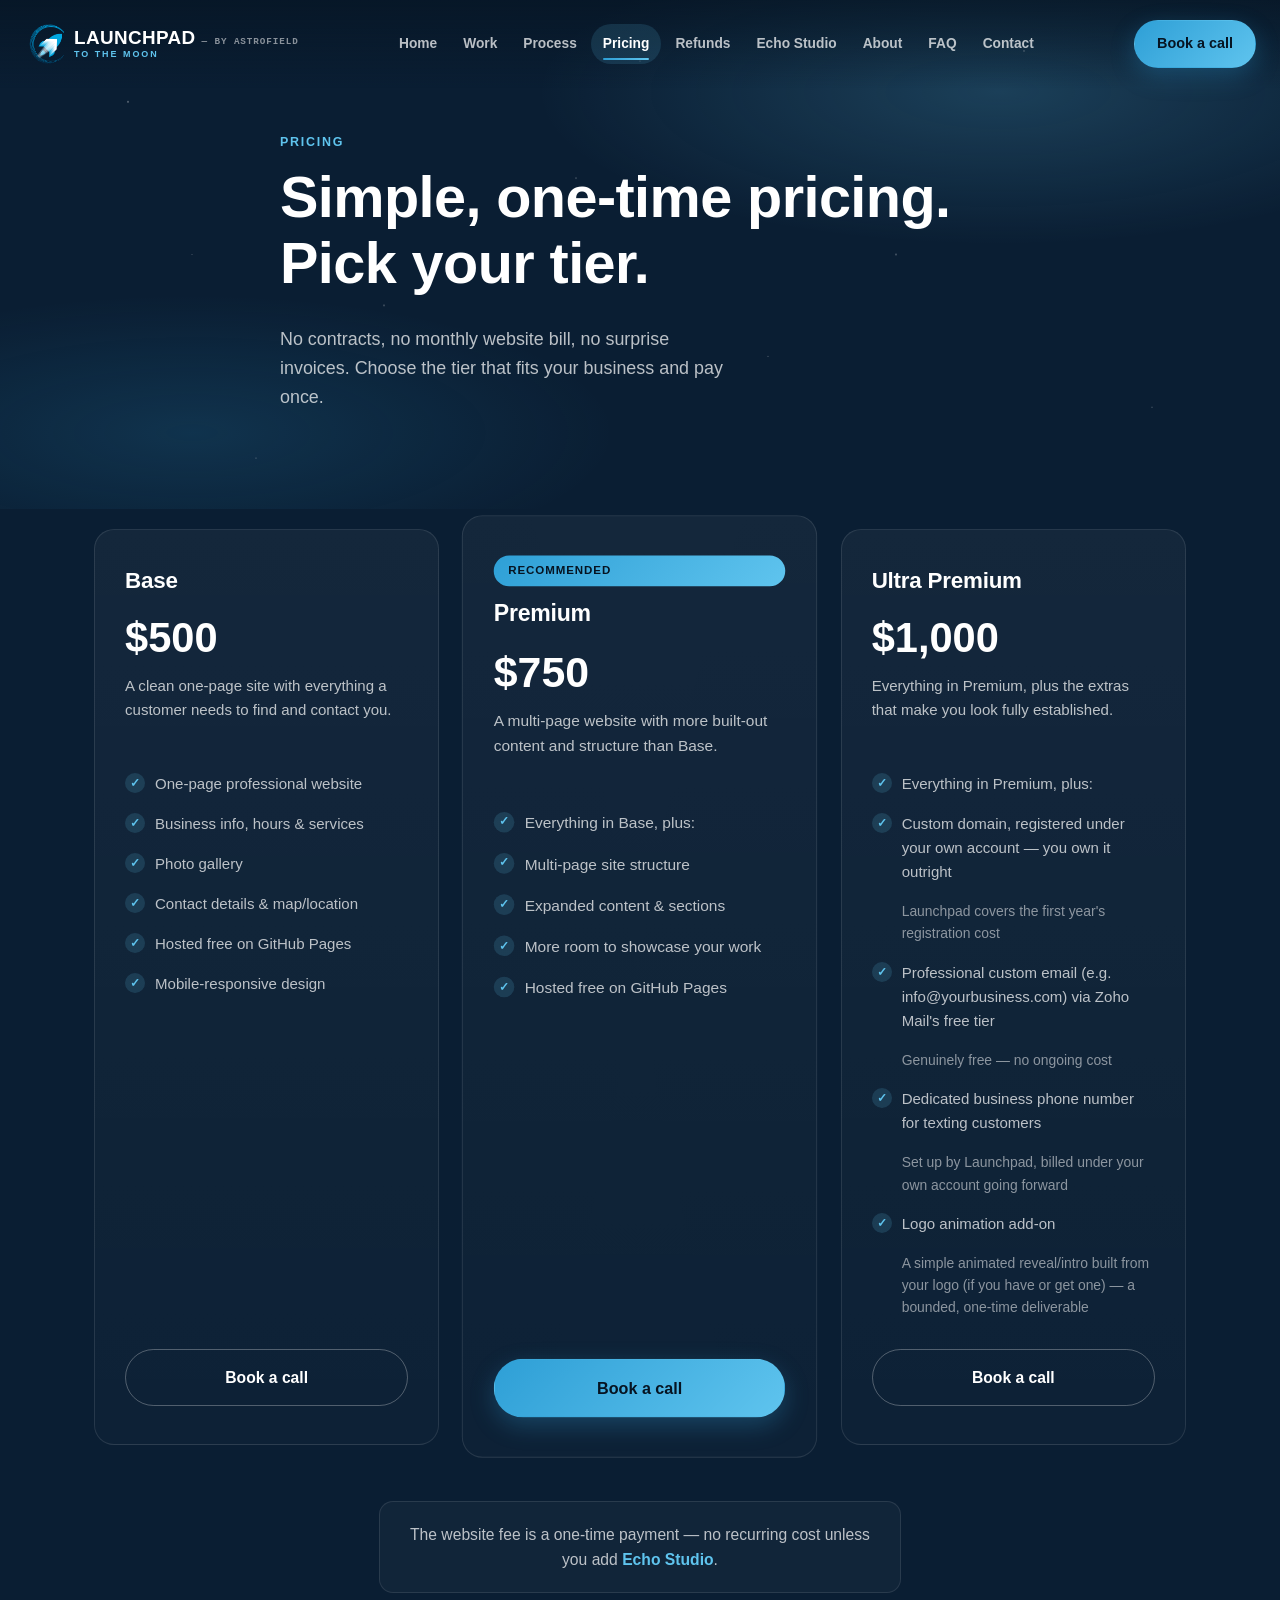
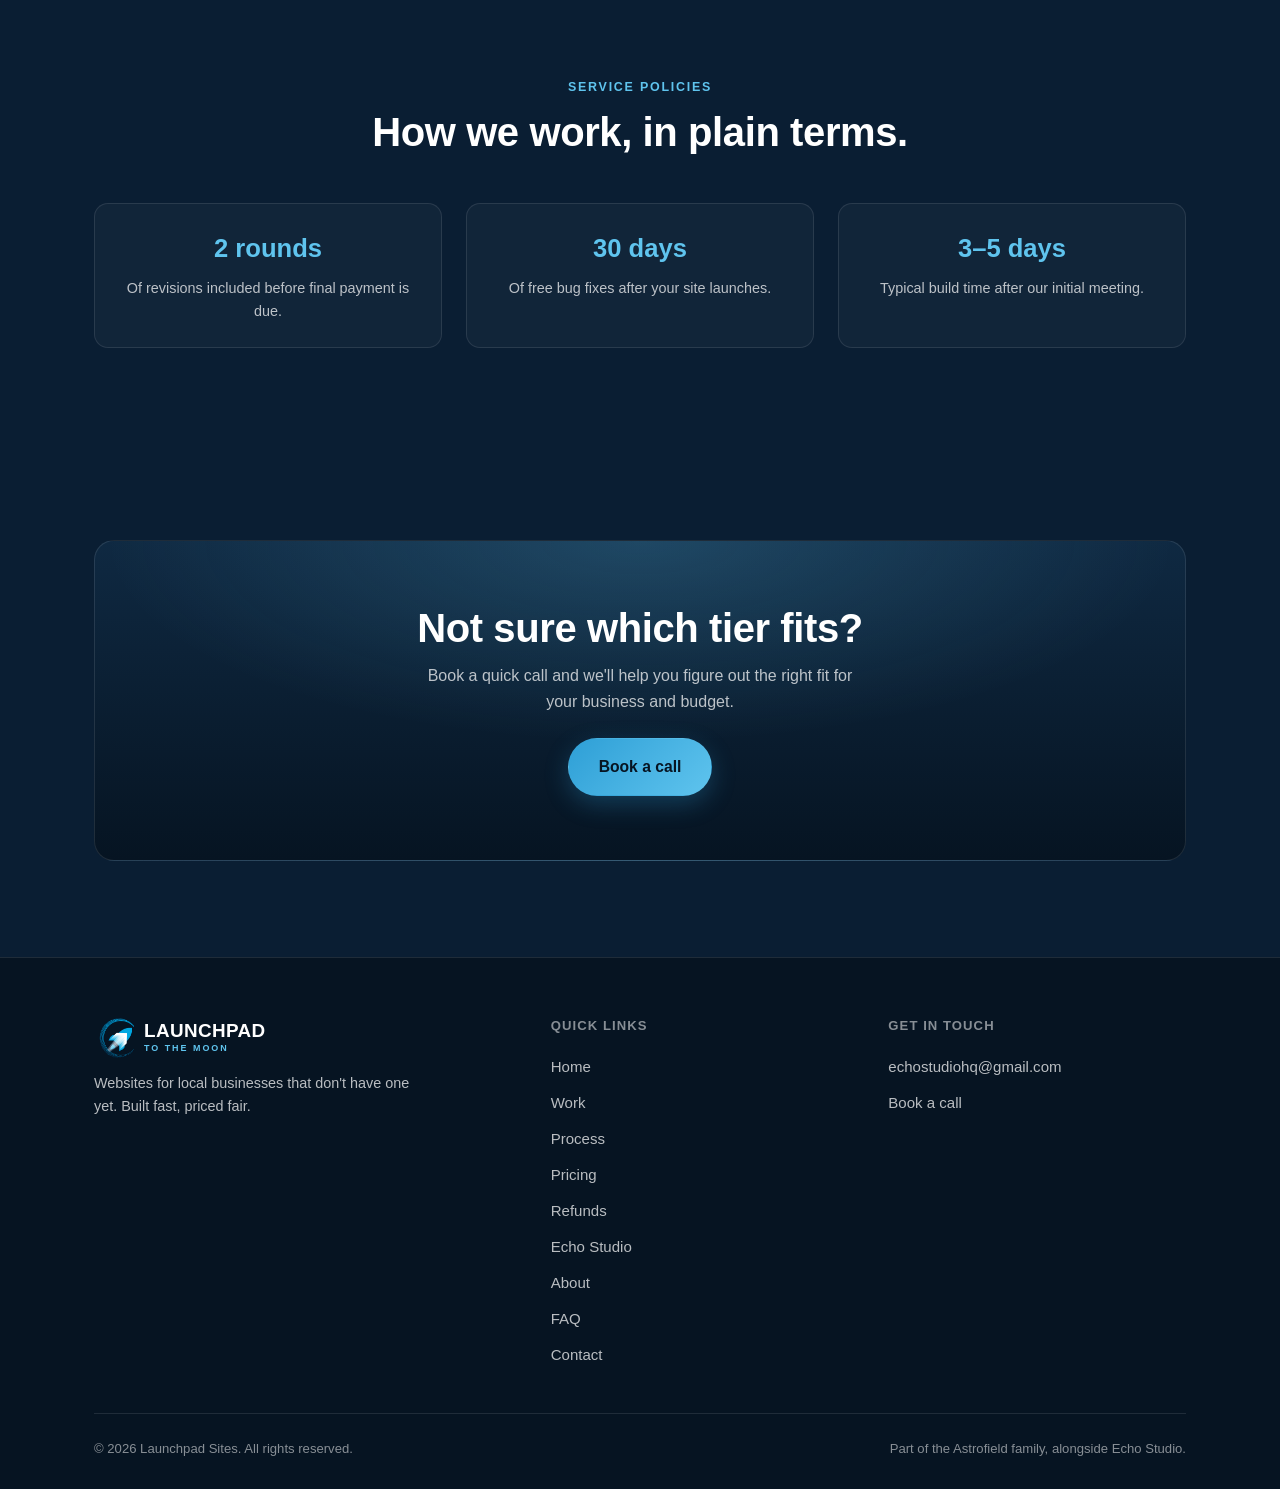
<file: pricing.html>
<!DOCTYPE html>
<html lang="en">
<head>
<meta charset="UTF-8">
<meta name="viewport" content="width=device-width, initial-scale=1.0">
<title>Pricing — Launchpad Sites</title>
<meta name="description" content="Three simple, one-time pricing tiers for a professional small-business website: Base at $500, Premium at $750, and Ultra Premium at $1,000.">
<meta name="theme-color" content="#0A1E33">
<link rel="icon" type="image/png" sizes="32x32" href="assets/img/favicon-32.png">
<link rel="icon" type="image/png" sizes="16x16" href="assets/img/favicon-16.png">
<link rel="apple-touch-icon" href="assets/img/favicon-180.png">
<link rel="stylesheet" href="assets/css/styles.css">
</head>
<body>

<header class="site-header">
  <div class="nav-inner">
    <a href="index.html" class="brand">
      <img src="assets/img/rocket-mark.png" alt="" class="brand-mark" width="40" height="40">
      <span class="brand-word">
        <span class="word-row">
          <span class="word">LAUNCHPAD</span>
          <span class="parent-label">— BY ASTROFIELD</span>
        </span>
        <span class="tag">TO THE MOON</span>
      </span>
    </a>
    <nav class="nav-links" id="nav-links">
      <a href="index.html">Home</a>
      <a href="work.html">Work</a>
      <a href="process.html">Process</a>
      <a href="pricing.html">Pricing</a>
      <a href="refunds.html">Refunds</a>
      <a href="echo-studio.html">Echo Studio</a>
      <a href="about.html">About</a>
      <a href="faq.html">FAQ</a>
      <a href="contact.html">Contact</a>
      <a href="contact.html" class="btn btn-primary btn-sm nav-book">Book a call</a>
    </nav>
    <div class="nav-cta">
      <a href="contact.html" class="btn btn-primary btn-sm desktop-only">Book a call</a>
      <button class="nav-toggle" id="nav-toggle" aria-label="Toggle navigation" aria-expanded="false">
        <span></span><span></span><span></span>
      </button>
    </div>
  </div>
</header>

<main>

  <section class="hero" style="min-height: 46vh;">
    <div class="hero-stars" data-parallax="0.06"></div>
    <div class="container">
      <div class="hero-copy" style="max-width: 720px;">
        <span class="eyebrow">Pricing</span>
        <h1>Simple, one-time pricing. Pick your tier.</h1>
        <p class="hero-sub">No contracts, no monthly website bill, no surprise invoices. Choose the tier that fits your business and pay once.</p>
      </div>
    </div>
  </section>

  <section class="section" style="padding-top: 20px;">
    <div class="container">
      <div class="pricing-grid">

        <div class="card price-card reveal">
          <div class="price-head">
            <h3>Base</h3>
            <div class="price-amount">$500</div>
            <p class="price-desc">A clean one-page site with everything a customer needs to find and contact you.</p>
          </div>
          <ul>
            <li>One-page professional website</li>
            <li>Business info, hours &amp; services</li>
            <li>Photo gallery</li>
            <li>Contact details &amp; map/location</li>
            <li>Hosted free on GitHub Pages</li>
            <li>Mobile-responsive design</li>
          </ul>
          <a href="contact.html" class="btn btn-outline btn-block">Book a call</a>
        </div>

        <div class="card price-card featured reveal">
          <span class="badge">Recommended</span>
          <div class="price-head">
            <h3>Premium</h3>
            <div class="price-amount">$750</div>
            <p class="price-desc">A multi-page website with more built-out content and structure than Base.</p>
          </div>
          <ul>
            <li>Everything in Base, plus:</li>
            <li>Multi-page site structure</li>
            <li>Expanded content &amp; sections</li>
            <li>More room to showcase your work</li>
            <li>Hosted free on GitHub Pages</li>
          </ul>
          <a href="contact.html" class="btn btn-primary btn-block">Book a call</a>
        </div>

        <div class="card price-card reveal">
          <div class="price-head">
            <h3>Ultra Premium</h3>
            <div class="price-amount">$1,000</div>
            <p class="price-desc">Everything in Premium, plus the extras that make you look fully established.</p>
          </div>
          <ul>
            <li>Everything in Premium, plus:</li>
            <li>Custom domain, registered under your own account — you own it outright</li>
            <li class="sub">Launchpad covers the first year's registration cost</li>
            <li>Professional custom email (e.g. info@yourbusiness.com) via Zoho Mail's free tier</li>
            <li class="sub">Genuinely free — no ongoing cost</li>
            <li>Dedicated business phone number for texting customers</li>
            <li class="sub">Set up by Launchpad, billed under your own account going forward</li>
            <li>Logo animation add-on</li>
            <li class="sub">A simple animated reveal/intro built from your logo (if you have or get one) — a bounded, one-time deliverable</li>
          </ul>
          <a href="contact.html" class="btn btn-outline btn-block">Book a call</a>
        </div>

      </div>

      <p class="price-note reveal">The website fee is a one-time payment — no recurring cost unless you add <a href="echo-studio.html" style="color: var(--cyan); font-weight: 700;">Echo Studio</a>.</p>

      <div class="section-head center reveal" style="margin-top: 80px;">
        <span class="eyebrow">Service policies</span>
        <h2>How we work, in plain terms.</h2>
      </div>

      <div class="policy-grid">
        <div class="policy-box reveal">
          <span class="num">2 rounds</span>
          <p>Of revisions included before final payment is due.</p>
        </div>
        <div class="policy-box reveal">
          <span class="num">30 days</span>
          <p>Of free bug fixes after your site launches.</p>
        </div>
        <div class="policy-box reveal">
          <span class="num">3–5 days</span>
          <p>Typical build time after our initial meeting.</p>
        </div>
      </div>
    </div>
  </section>

  <section class="section">
    <div class="container">
      <div class="cta-banner reveal">
        <h2>Not sure which tier fits?</h2>
        <p>Book a quick call and we'll help you figure out the right fit for your business and budget.</p>
        <div class="hero-ctas" style="justify-content: center; margin-top: 24px;">
          <a href="contact.html" class="btn btn-primary">Book a call</a>
        </div>
      </div>
    </div>
  </section>

</main>

<footer class="site-footer">
  <div class="container">
    <div class="footer-grid">
      <div class="footer-brand">
        <a href="index.html" class="brand">
          <img src="assets/img/rocket-mark.png" alt="Launchpad Sites" class="brand-mark" width="36" height="36">
          <span class="brand-word">
            <span class="word">LAUNCHPAD</span>
            <span class="tag">TO THE MOON</span>
          </span>
        </a>
        <p>Websites for local businesses that don't have one yet. Built fast, priced fair.</p>
      </div>
      <div class="footer-col">
        <h4>Quick Links</h4>
        <a href="index.html">Home</a>
        <a href="work.html">Work</a>
        <a href="process.html">Process</a>
        <a href="pricing.html">Pricing</a>
        <a href="refunds.html">Refunds</a>
        <a href="echo-studio.html">Echo Studio</a>
        <a href="about.html">About</a>
        <a href="faq.html">FAQ</a>
        <a href="contact.html">Contact</a>
      </div>
      <div class="footer-col">
        <h4>Get in touch</h4>
        <a href="mailto:echostudiohq@gmail.com">echostudiohq@gmail.com</a>
        <a href="contact.html">Book a call</a>
      </div>
    </div>
    <div class="footer-bottom">
      <span>© 2026 Launchpad Sites. All rights reserved.</span>
      <span>Part of the Astrofield family, alongside Echo Studio.</span>
    </div>
  </div>
</footer>

<script src="assets/js/main.js"></script>
</body>
</html>
</file>
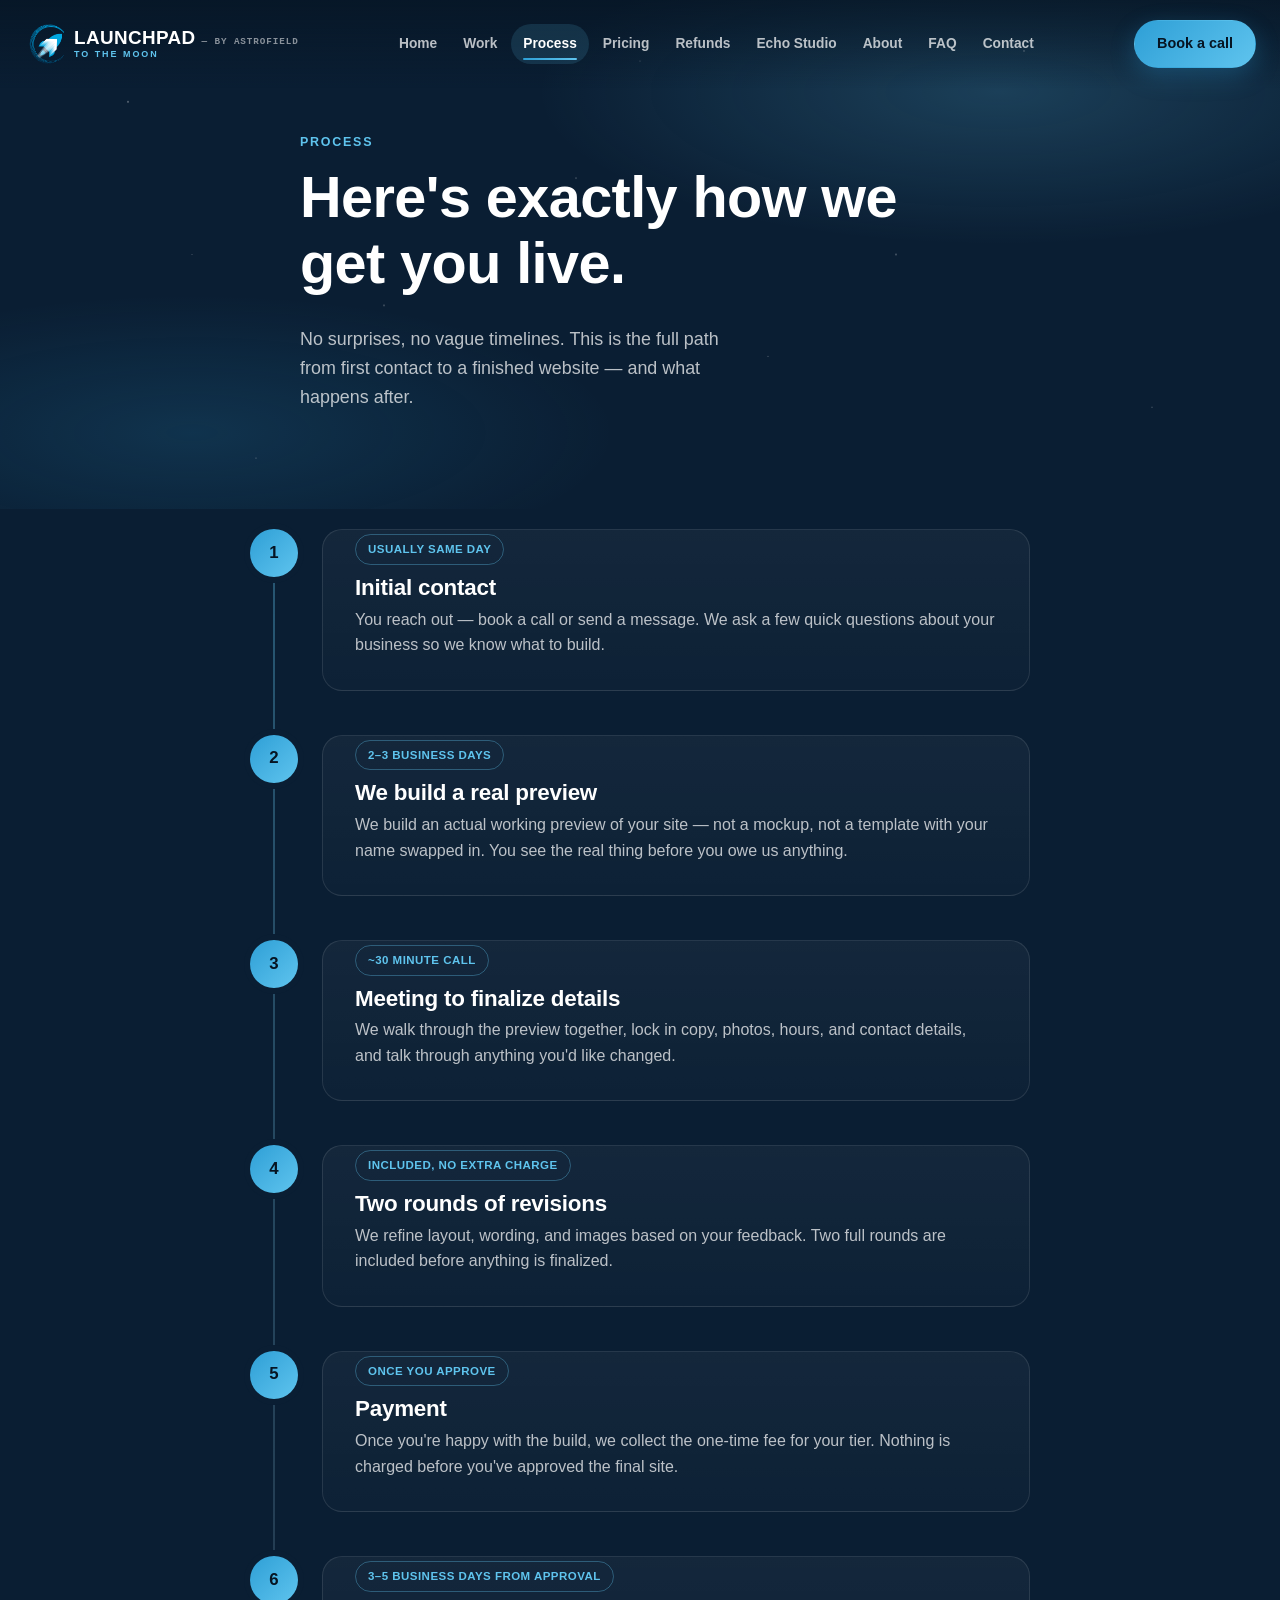
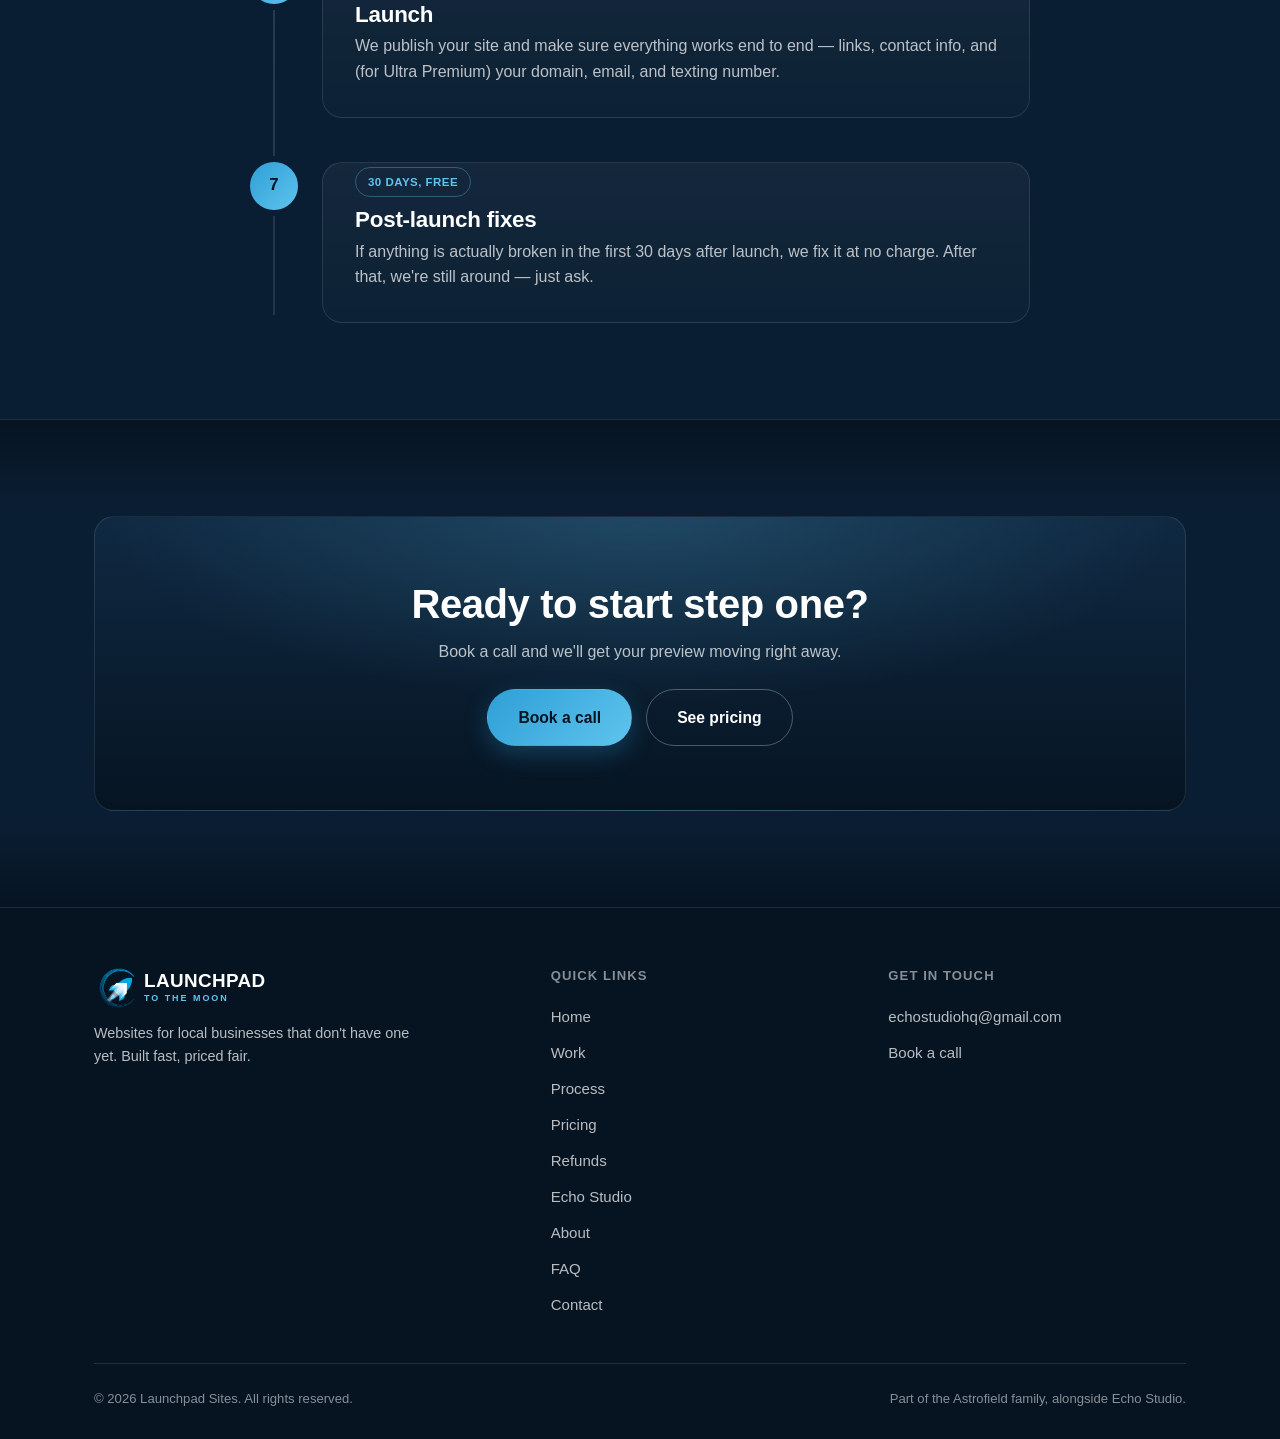
<file: process.html>
<!DOCTYPE html>
<html lang="en">
<head>
<meta charset="UTF-8">
<meta name="viewport" content="width=device-width, initial-scale=1.0">
<title>Process — Launchpad Sites</title>
<meta name="description" content="A step-by-step look at how Launchpad Sites takes a local business from no website to live, including timing at each stage.">
<meta name="theme-color" content="#0A1E33">
<link rel="icon" type="image/png" sizes="32x32" href="assets/img/favicon-32.png">
<link rel="icon" type="image/png" sizes="16x16" href="assets/img/favicon-16.png">
<link rel="apple-touch-icon" href="assets/img/favicon-180.png">
<link rel="stylesheet" href="assets/css/styles.css">
</head>
<body>

<header class="site-header">
  <div class="nav-inner">
    <a href="index.html" class="brand">
      <img src="assets/img/rocket-mark.png" alt="" class="brand-mark" width="40" height="40">
      <span class="brand-word">
        <span class="word-row">
          <span class="word">LAUNCHPAD</span>
          <span class="parent-label">— BY ASTROFIELD</span>
        </span>
        <span class="tag">TO THE MOON</span>
      </span>
    </a>
    <nav class="nav-links" id="nav-links">
      <a href="index.html">Home</a>
      <a href="work.html">Work</a>
      <a href="process.html">Process</a>
      <a href="pricing.html">Pricing</a>
      <a href="refunds.html">Refunds</a>
      <a href="echo-studio.html">Echo Studio</a>
      <a href="about.html">About</a>
      <a href="faq.html">FAQ</a>
      <a href="contact.html">Contact</a>
      <a href="contact.html" class="btn btn-primary btn-sm nav-book">Book a call</a>
    </nav>
    <div class="nav-cta">
      <a href="contact.html" class="btn btn-primary btn-sm desktop-only">Book a call</a>
      <button class="nav-toggle" id="nav-toggle" aria-label="Toggle navigation" aria-expanded="false">
        <span></span><span></span><span></span>
      </button>
    </div>
  </div>
</header>

<main>

  <section class="hero page-hero">
    <div class="hero-stars" data-parallax="0.06"></div>
    <div class="container">
      <div class="hero-copy" style="max-width: 680px;">
        <span class="eyebrow">Process</span>
        <h1>Here's exactly how we get you live.</h1>
        <p class="hero-sub">No surprises, no vague timelines. This is the full path from first contact to a finished website — and what happens after.</p>
      </div>
    </div>
  </section>

  <section class="section" style="padding-top: 20px;">
    <div class="container">
      <div class="timeline">

        <div class="timeline-item reveal">
          <div class="timeline-marker">1</div>
          <div class="timeline-content card">
            <span class="time-chip">Usually same day</span>
            <h3>Initial contact</h3>
            <p>You reach out — book a call or send a message. We ask a few quick questions about your business so we know what to build.</p>
          </div>
        </div>

        <div class="timeline-item reveal">
          <div class="timeline-marker">2</div>
          <div class="timeline-content card">
            <span class="time-chip">2–3 business days</span>
            <h3>We build a real preview</h3>
            <p>We build an actual working preview of your site — not a mockup, not a template with your name swapped in. You see the real thing before you owe us anything.</p>
          </div>
        </div>

        <div class="timeline-item reveal">
          <div class="timeline-marker">3</div>
          <div class="timeline-content card">
            <span class="time-chip">~30 minute call</span>
            <h3>Meeting to finalize details</h3>
            <p>We walk through the preview together, lock in copy, photos, hours, and contact details, and talk through anything you'd like changed.</p>
          </div>
        </div>

        <div class="timeline-item reveal">
          <div class="timeline-marker">4</div>
          <div class="timeline-content card">
            <span class="time-chip">Included, no extra charge</span>
            <h3>Two rounds of revisions</h3>
            <p>We refine layout, wording, and images based on your feedback. Two full rounds are included before anything is finalized.</p>
          </div>
        </div>

        <div class="timeline-item reveal">
          <div class="timeline-marker">5</div>
          <div class="timeline-content card">
            <span class="time-chip">Once you approve</span>
            <h3>Payment</h3>
            <p>Once you're happy with the build, we collect the one-time fee for your tier. Nothing is charged before you've approved the final site.</p>
          </div>
        </div>

        <div class="timeline-item reveal">
          <div class="timeline-marker">6</div>
          <div class="timeline-content card">
            <span class="time-chip">3–5 business days from approval</span>
            <h3>Launch</h3>
            <p>We publish your site and make sure everything works end to end — links, contact info, and (for Ultra Premium) your domain, email, and texting number.</p>
          </div>
        </div>

        <div class="timeline-item reveal">
          <div class="timeline-marker">7</div>
          <div class="timeline-content card">
            <span class="time-chip">30 days, free</span>
            <h3>Post-launch fixes</h3>
            <p>If anything is actually broken in the first 30 days after launch, we fix it at no charge. After that, we're still around — just ask.</p>
          </div>
        </div>

      </div>
    </div>
  </section>

  <section class="section panel-raised panel-line-top">
    <div class="container">
      <div class="cta-banner reveal">
        <h2>Ready to start step one?</h2>
        <p>Book a call and we'll get your preview moving right away.</p>
        <div class="hero-ctas" style="justify-content: center; margin-top: 24px;">
          <a href="contact.html" class="btn btn-primary">Book a call</a>
          <a href="pricing.html" class="btn btn-outline">See pricing</a>
        </div>
      </div>
    </div>
  </section>

</main>

<footer class="site-footer">
  <div class="container">
    <div class="footer-grid">
      <div class="footer-brand">
        <a href="index.html" class="brand">
          <img src="assets/img/rocket-mark.png" alt="Launchpad Sites" class="brand-mark" width="36" height="36">
          <span class="brand-word">
            <span class="word">LAUNCHPAD</span>
            <span class="tag">TO THE MOON</span>
          </span>
        </a>
        <p>Websites for local businesses that don't have one yet. Built fast, priced fair.</p>
      </div>
      <div class="footer-col">
        <h4>Quick Links</h4>
        <a href="index.html">Home</a>
        <a href="work.html">Work</a>
        <a href="process.html">Process</a>
        <a href="pricing.html">Pricing</a>
        <a href="refunds.html">Refunds</a>
        <a href="echo-studio.html">Echo Studio</a>
        <a href="about.html">About</a>
        <a href="faq.html">FAQ</a>
        <a href="contact.html">Contact</a>
      </div>
      <div class="footer-col">
        <h4>Get in touch</h4>
        <a href="mailto:echostudiohq@gmail.com">echostudiohq@gmail.com</a>
        <a href="contact.html">Book a call</a>
      </div>
    </div>
    <div class="footer-bottom">
      <span>© 2026 Launchpad Sites. All rights reserved.</span>
      <span>Part of the Astrofield family, alongside Echo Studio.</span>
    </div>
  </div>
</footer>

<script src="assets/js/main.js"></script>
</body>
</html>
</file>
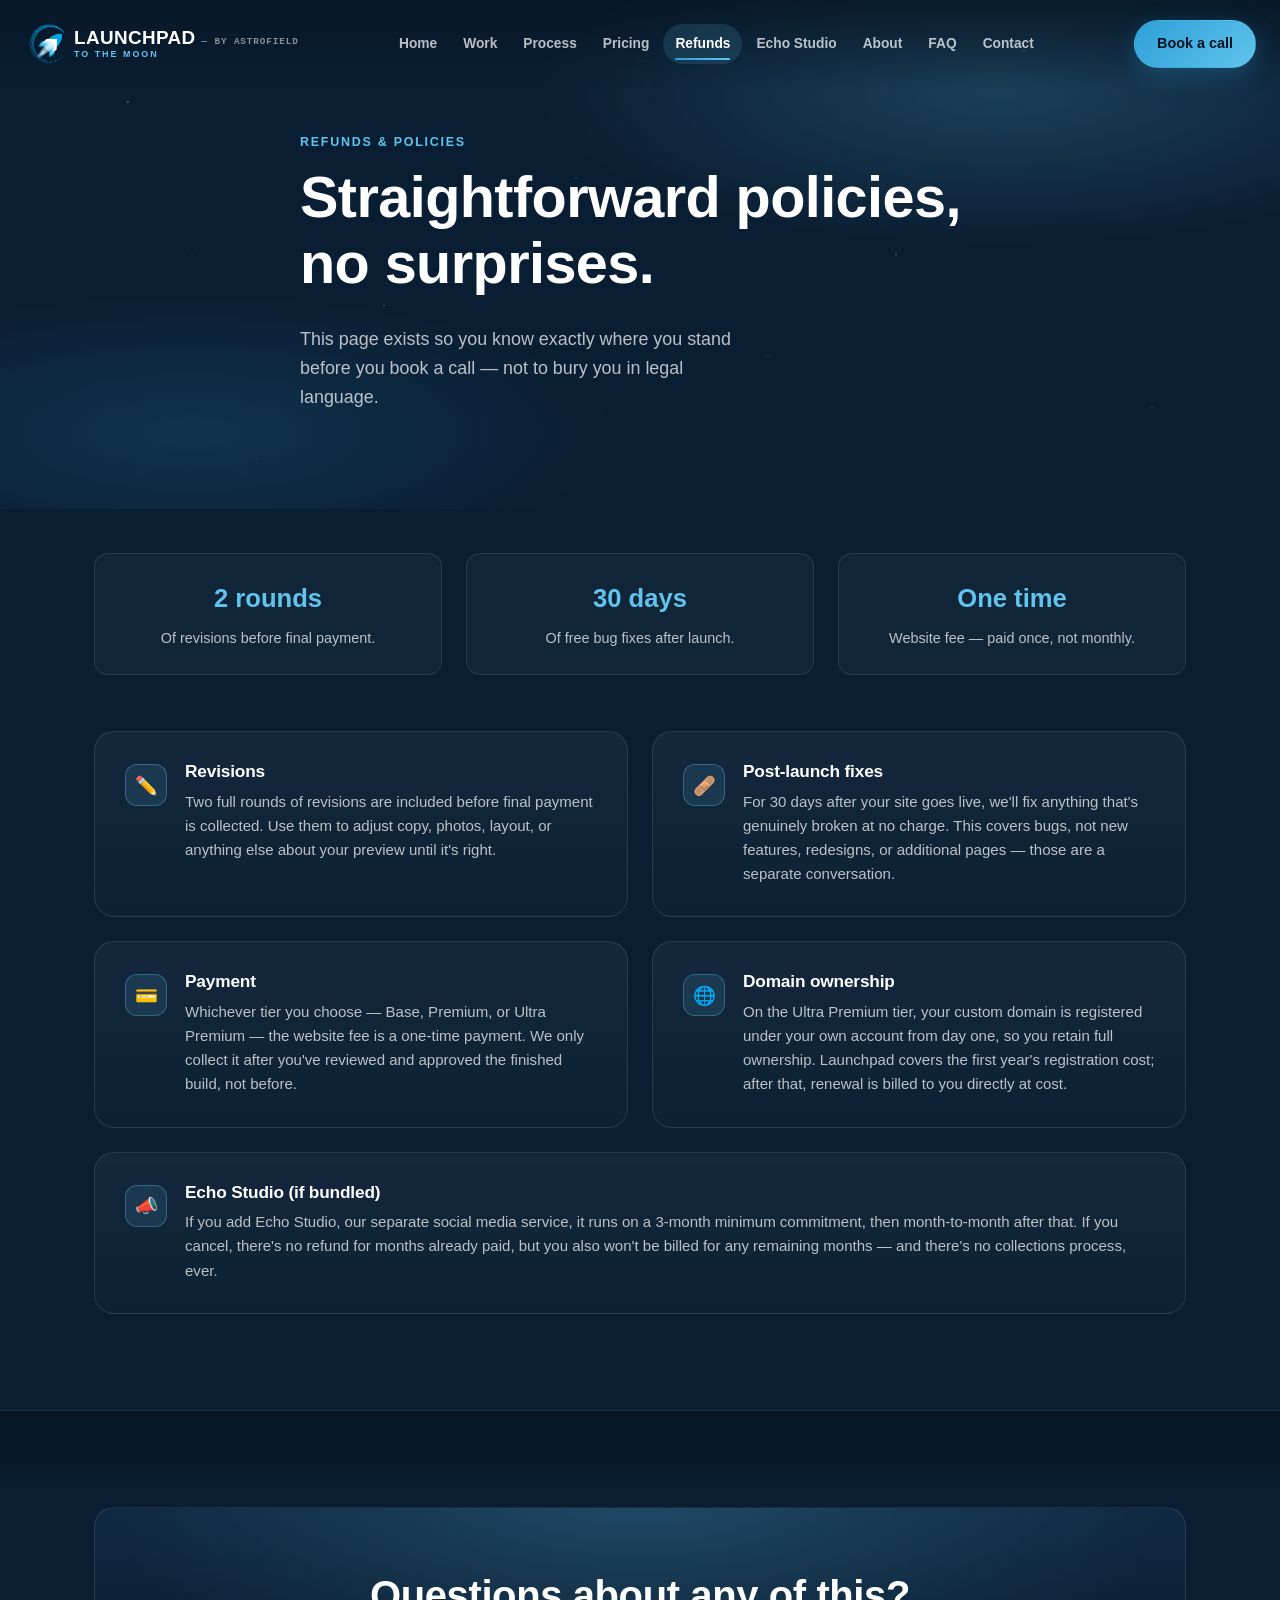
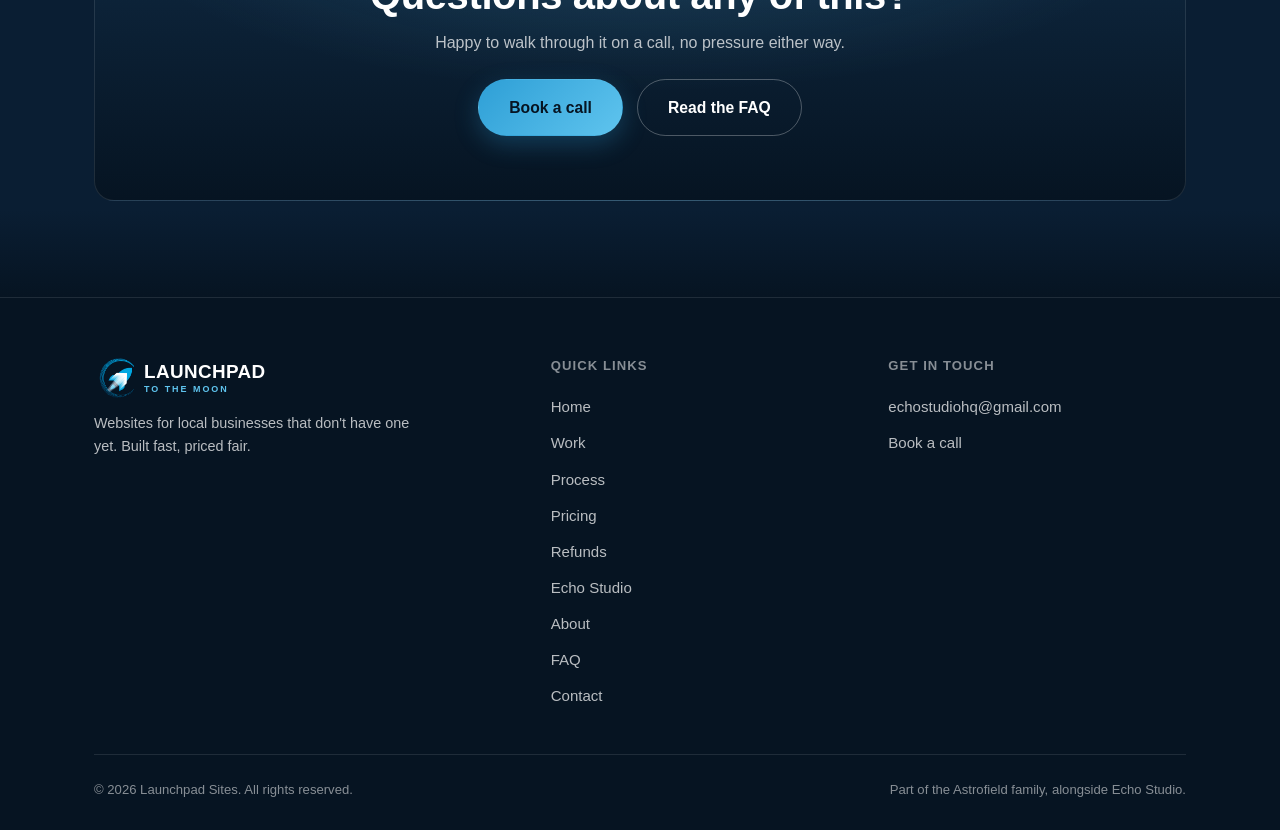
<file: refunds.html>
<!DOCTYPE html>
<html lang="en">
<head>
<meta charset="UTF-8">
<meta name="viewport" content="width=device-width, initial-scale=1.0">
<title>Refunds &amp; Policies — Launchpad Sites</title>
<meta name="description" content="Launchpad Sites' policies on revisions, post-launch fixes, payment, domain ownership, and Echo Studio commitment terms, explained clearly.">
<meta name="theme-color" content="#0A1E33">
<link rel="icon" type="image/png" sizes="32x32" href="assets/img/favicon-32.png">
<link rel="icon" type="image/png" sizes="16x16" href="assets/img/favicon-16.png">
<link rel="apple-touch-icon" href="assets/img/favicon-180.png">
<link rel="stylesheet" href="assets/css/styles.css">
</head>
<body>

<header class="site-header">
  <div class="nav-inner">
    <a href="index.html" class="brand">
      <img src="assets/img/rocket-mark.png" alt="" class="brand-mark" width="40" height="40">
      <span class="brand-word">
        <span class="word-row">
          <span class="word">LAUNCHPAD</span>
          <span class="parent-label">— BY ASTROFIELD</span>
        </span>
        <span class="tag">TO THE MOON</span>
      </span>
    </a>
    <nav class="nav-links" id="nav-links">
      <a href="index.html">Home</a>
      <a href="work.html">Work</a>
      <a href="process.html">Process</a>
      <a href="pricing.html">Pricing</a>
      <a href="refunds.html">Refunds</a>
      <a href="echo-studio.html">Echo Studio</a>
      <a href="about.html">About</a>
      <a href="faq.html">FAQ</a>
      <a href="contact.html">Contact</a>
      <a href="contact.html" class="btn btn-primary btn-sm nav-book">Book a call</a>
    </nav>
    <div class="nav-cta">
      <a href="contact.html" class="btn btn-primary btn-sm desktop-only">Book a call</a>
      <button class="nav-toggle" id="nav-toggle" aria-label="Toggle navigation" aria-expanded="false">
        <span></span><span></span><span></span>
      </button>
    </div>
  </div>
</header>

<main>

  <section class="hero page-hero">
    <div class="hero-stars" data-parallax="0.06"></div>
    <div class="container">
      <div class="hero-copy" style="max-width: 680px;">
        <span class="eyebrow">Refunds &amp; Policies</span>
        <h1>Straightforward policies, no surprises.</h1>
        <p class="hero-sub">This page exists so you know exactly where you stand before you book a call — not to bury you in legal language.</p>
      </div>
    </div>
  </section>

  <section class="section" style="padding-top: 20px;">
    <div class="container">
      <div class="policy-grid reveal">
        <div class="policy-box">
          <span class="num">2 rounds</span>
          <p>Of revisions before final payment.</p>
        </div>
        <div class="policy-box">
          <span class="num">30 days</span>
          <p>Of free bug fixes after launch.</p>
        </div>
        <div class="policy-box">
          <span class="num">One time</span>
          <p>Website fee — paid once, not monthly.</p>
        </div>
      </div>

      <div class="policy-detail-grid" style="margin-top: 56px;">

        <div class="card policy-detail reveal">
          <div class="icon-badge">✏️</div>
          <div>
            <h3>Revisions</h3>
            <p>Two full rounds of revisions are included before final payment is collected. Use them to adjust copy, photos, layout, or anything else about your preview until it's right.</p>
          </div>
        </div>

        <div class="card policy-detail reveal">
          <div class="icon-badge">🩹</div>
          <div>
            <h3>Post-launch fixes</h3>
            <p>For 30 days after your site goes live, we'll fix anything that's genuinely broken at no charge. This covers bugs, not new features, redesigns, or additional pages — those are a separate conversation.</p>
          </div>
        </div>

        <div class="card policy-detail reveal">
          <div class="icon-badge">💳</div>
          <div>
            <h3>Payment</h3>
            <p>Whichever tier you choose — Base, Premium, or Ultra Premium — the website fee is a one-time payment. We only collect it after you've reviewed and approved the finished build, not before.</p>
          </div>
        </div>

        <div class="card policy-detail reveal">
          <div class="icon-badge">🌐</div>
          <div>
            <h3>Domain ownership</h3>
            <p>On the Ultra Premium tier, your custom domain is registered under your own account from day one, so you retain full ownership. Launchpad covers the first year's registration cost; after that, renewal is billed to you directly at cost.</p>
          </div>
        </div>

        <div class="card policy-detail reveal" style="grid-column: 1 / -1;">
          <div class="icon-badge">📣</div>
          <div>
            <h3>Echo Studio (if bundled)</h3>
            <p>If you add Echo Studio, our separate social media service, it runs on a 3-month minimum commitment, then month-to-month after that. If you cancel, there's no refund for months already paid, but you also won't be billed for any remaining months — and there's no collections process, ever.</p>
          </div>
        </div>

      </div>
    </div>
  </section>

  <section class="section panel-raised panel-line-top">
    <div class="container">
      <div class="cta-banner reveal">
        <h2>Questions about any of this?</h2>
        <p>Happy to walk through it on a call, no pressure either way.</p>
        <div class="hero-ctas" style="justify-content: center; margin-top: 24px;">
          <a href="contact.html" class="btn btn-primary">Book a call</a>
          <a href="faq.html" class="btn btn-outline">Read the FAQ</a>
        </div>
      </div>
    </div>
  </section>

</main>

<footer class="site-footer">
  <div class="container">
    <div class="footer-grid">
      <div class="footer-brand">
        <a href="index.html" class="brand">
          <img src="assets/img/rocket-mark.png" alt="Launchpad Sites" class="brand-mark" width="36" height="36">
          <span class="brand-word">
            <span class="word">LAUNCHPAD</span>
            <span class="tag">TO THE MOON</span>
          </span>
        </a>
        <p>Websites for local businesses that don't have one yet. Built fast, priced fair.</p>
      </div>
      <div class="footer-col">
        <h4>Quick Links</h4>
        <a href="index.html">Home</a>
        <a href="work.html">Work</a>
        <a href="process.html">Process</a>
        <a href="pricing.html">Pricing</a>
        <a href="refunds.html">Refunds</a>
        <a href="echo-studio.html">Echo Studio</a>
        <a href="about.html">About</a>
        <a href="faq.html">FAQ</a>
        <a href="contact.html">Contact</a>
      </div>
      <div class="footer-col">
        <h4>Get in touch</h4>
        <a href="mailto:echostudiohq@gmail.com">echostudiohq@gmail.com</a>
        <a href="contact.html">Book a call</a>
      </div>
    </div>
    <div class="footer-bottom">
      <span>© 2026 Launchpad Sites. All rights reserved.</span>
      <span>Part of the Astrofield family, alongside Echo Studio.</span>
    </div>
  </div>
</footer>

<script src="assets/js/main.js"></script>
</body>
</html>
</file>
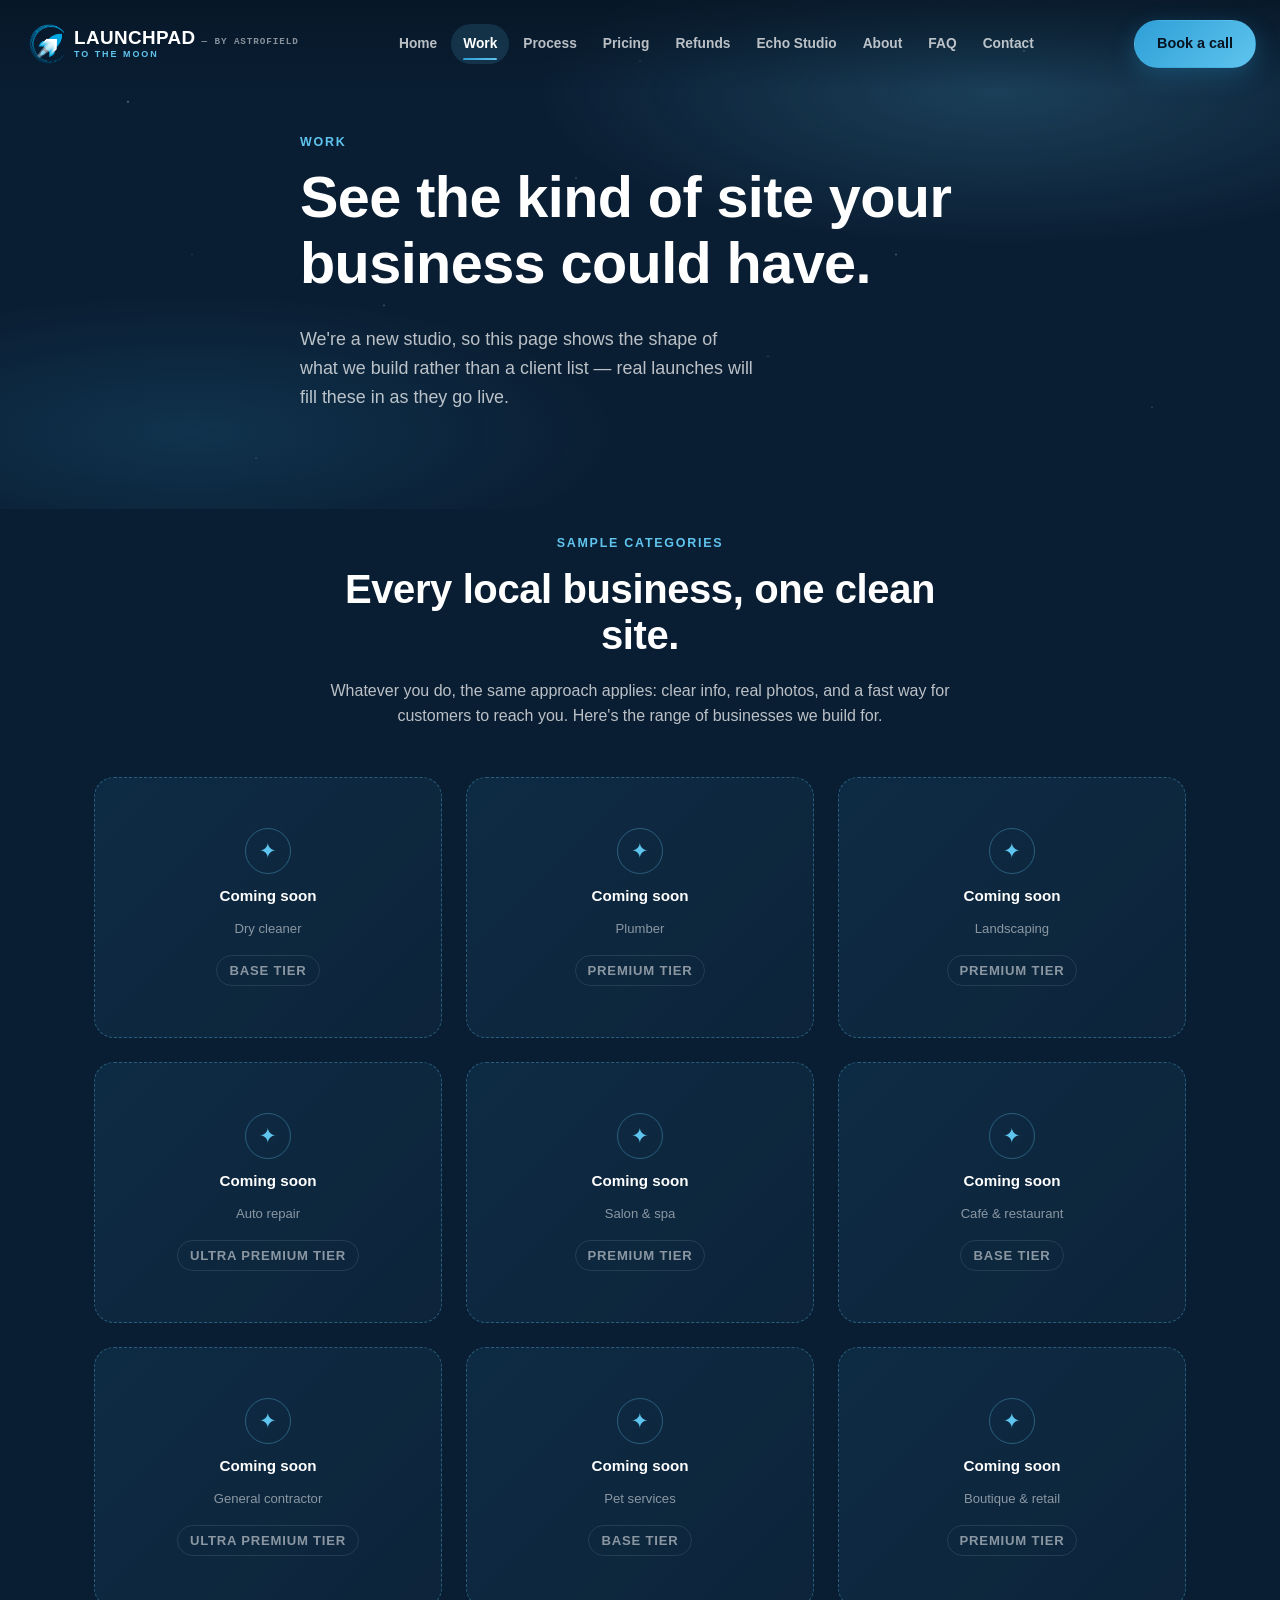
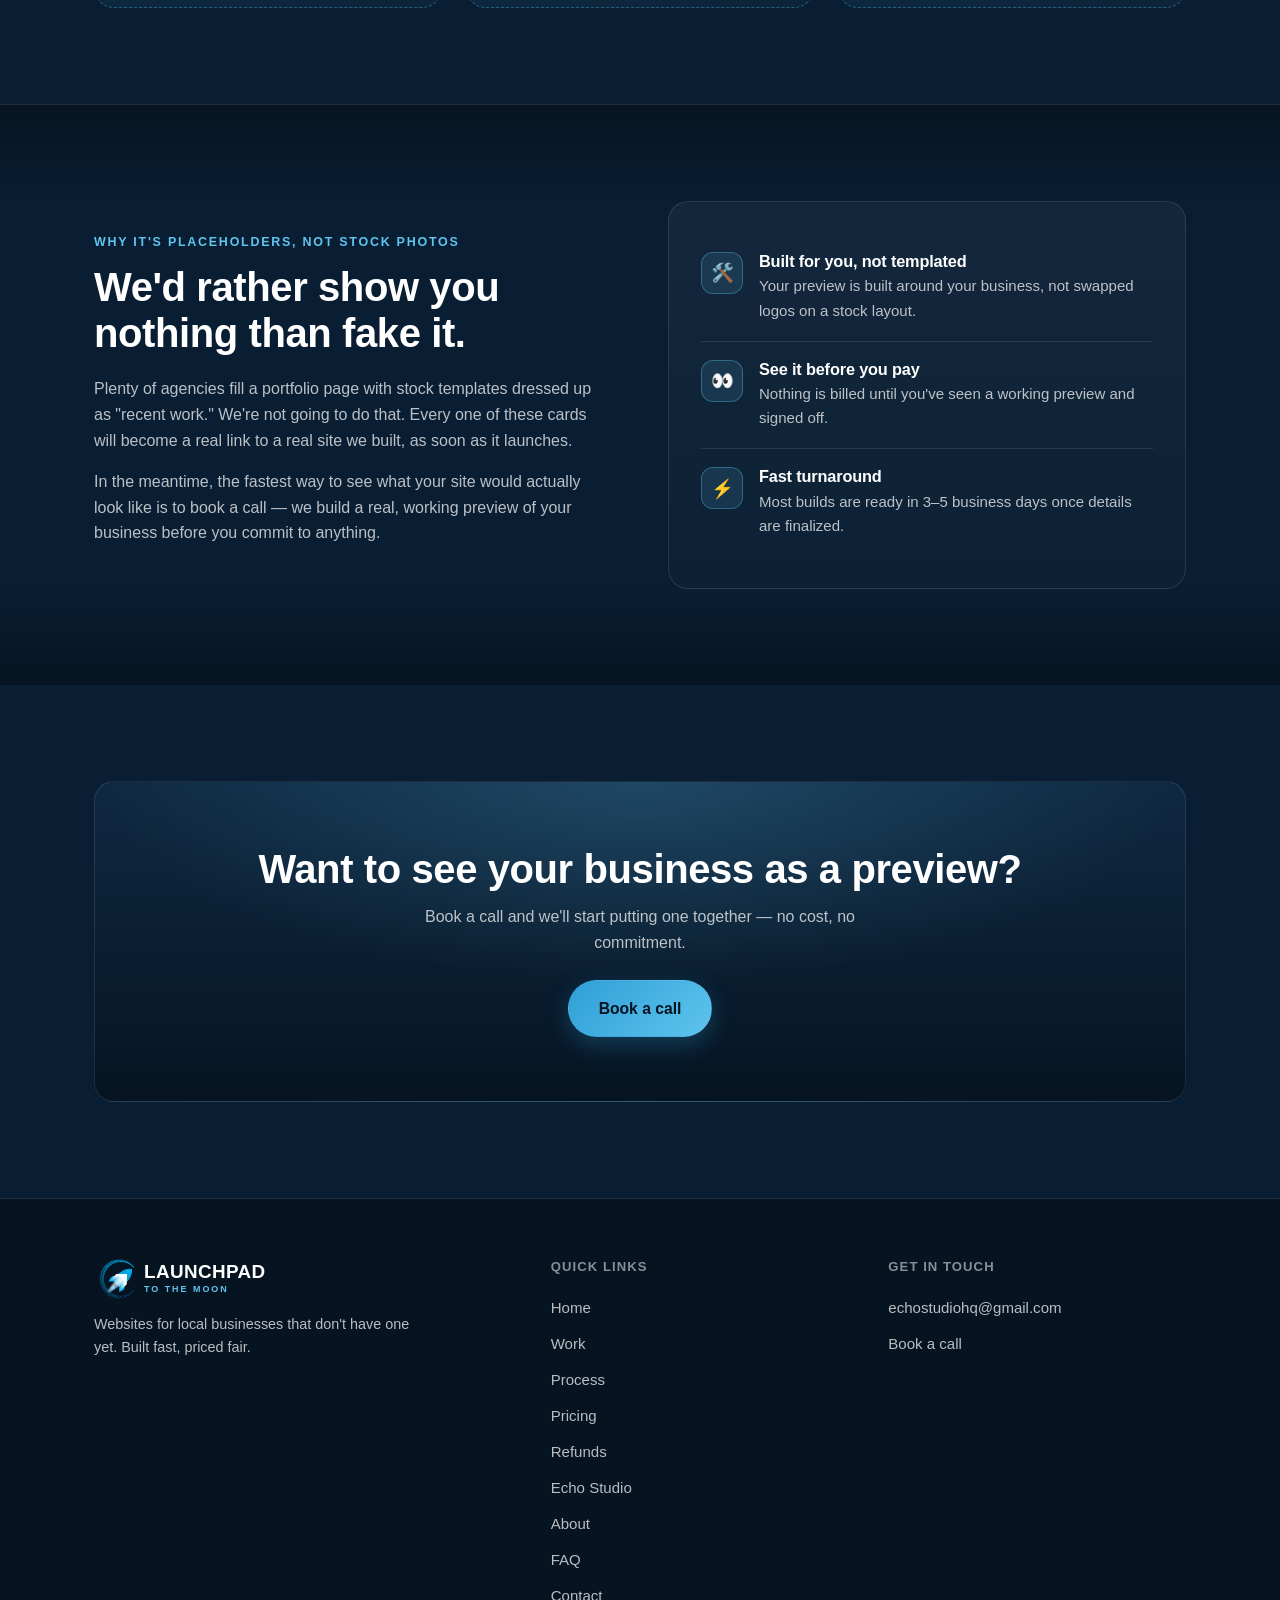
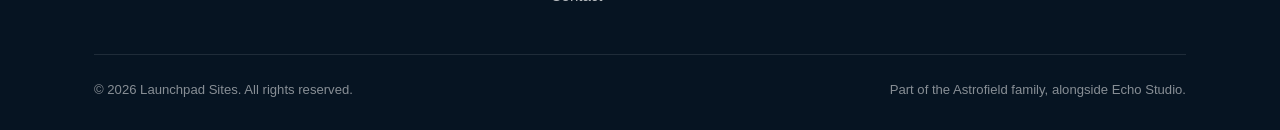
<file: work.html>
<!DOCTYPE html>
<html lang="en">
<head>
<meta charset="UTF-8">
<meta name="viewport" content="width=device-width, initial-scale=1.0">
<title>Work — Launchpad Sites</title>
<meta name="description" content="The kind of websites Launchpad Sites builds for local businesses — one example per tier and per business category.">
<meta name="theme-color" content="#0A1E33">
<link rel="icon" type="image/png" sizes="32x32" href="assets/img/favicon-32.png">
<link rel="icon" type="image/png" sizes="16x16" href="assets/img/favicon-16.png">
<link rel="apple-touch-icon" href="assets/img/favicon-180.png">
<link rel="stylesheet" href="assets/css/styles.css">
</head>
<body>

<header class="site-header">
  <div class="nav-inner">
    <a href="index.html" class="brand">
      <img src="assets/img/rocket-mark.png" alt="" class="brand-mark" width="40" height="40">
      <span class="brand-word">
        <span class="word-row">
          <span class="word">LAUNCHPAD</span>
          <span class="parent-label">— BY ASTROFIELD</span>
        </span>
        <span class="tag">TO THE MOON</span>
      </span>
    </a>
    <nav class="nav-links" id="nav-links">
      <a href="index.html">Home</a>
      <a href="work.html">Work</a>
      <a href="process.html">Process</a>
      <a href="pricing.html">Pricing</a>
      <a href="refunds.html">Refunds</a>
      <a href="echo-studio.html">Echo Studio</a>
      <a href="about.html">About</a>
      <a href="faq.html">FAQ</a>
      <a href="contact.html">Contact</a>
      <a href="contact.html" class="btn btn-primary btn-sm nav-book">Book a call</a>
    </nav>
    <div class="nav-cta">
      <a href="contact.html" class="btn btn-primary btn-sm desktop-only">Book a call</a>
      <button class="nav-toggle" id="nav-toggle" aria-label="Toggle navigation" aria-expanded="false">
        <span></span><span></span><span></span>
      </button>
    </div>
  </div>
</header>

<main>

  <section class="hero page-hero">
    <div class="hero-stars" data-parallax="0.06"></div>
    <div class="container">
      <div class="hero-copy" style="max-width: 680px;">
        <span class="eyebrow">Work</span>
        <h1>See the kind of site your business could have.</h1>
        <p class="hero-sub">We're a new studio, so this page shows the shape of what we build rather than a client list — real launches will fill these in as they go live.</p>
      </div>
    </div>
  </section>

  <section class="section" style="padding-top: 20px;">
    <div class="container">
      <div class="section-head center reveal">
        <span class="eyebrow">Sample categories</span>
        <h2>Every local business, one clean site.</h2>
        <p>Whatever you do, the same approach applies: clear info, real photos, and a fast way for customers to reach you. Here's the range of businesses we build for.</p>
      </div>

      <div class="portfolio-grid">
        <div class="portfolio-card reveal">
          <div class="ph-icon">✦</div>
          <strong>Coming soon</strong>
          <span>Dry cleaner</span>
          <span class="category-tag">Base tier</span>
        </div>
        <div class="portfolio-card reveal">
          <div class="ph-icon">✦</div>
          <strong>Coming soon</strong>
          <span>Plumber</span>
          <span class="category-tag">Premium tier</span>
        </div>
        <div class="portfolio-card reveal">
          <div class="ph-icon">✦</div>
          <strong>Coming soon</strong>
          <span>Landscaping</span>
          <span class="category-tag">Premium tier</span>
        </div>
        <div class="portfolio-card reveal">
          <div class="ph-icon">✦</div>
          <strong>Coming soon</strong>
          <span>Auto repair</span>
          <span class="category-tag">Ultra Premium tier</span>
        </div>
        <div class="portfolio-card reveal">
          <div class="ph-icon">✦</div>
          <strong>Coming soon</strong>
          <span>Salon &amp; spa</span>
          <span class="category-tag">Premium tier</span>
        </div>
        <div class="portfolio-card reveal">
          <div class="ph-icon">✦</div>
          <strong>Coming soon</strong>
          <span>Café &amp; restaurant</span>
          <span class="category-tag">Base tier</span>
        </div>
        <div class="portfolio-card reveal">
          <div class="ph-icon">✦</div>
          <strong>Coming soon</strong>
          <span>General contractor</span>
          <span class="category-tag">Ultra Premium tier</span>
        </div>
        <div class="portfolio-card reveal">
          <div class="ph-icon">✦</div>
          <strong>Coming soon</strong>
          <span>Pet services</span>
          <span class="category-tag">Base tier</span>
        </div>
        <div class="portfolio-card reveal">
          <div class="ph-icon">✦</div>
          <strong>Coming soon</strong>
          <span>Boutique &amp; retail</span>
          <span class="category-tag">Premium tier</span>
        </div>
      </div>
    </div>
  </section>

  <section class="section panel-raised panel-line-top">
    <div class="container split">
      <div class="reveal">
        <span class="eyebrow">Why it's placeholders, not stock photos</span>
        <h2>We'd rather show you nothing than fake it.</h2>
        <p>Plenty of agencies fill a portfolio page with stock templates dressed up as "recent work." We're not going to do that. Every one of these cards will become a real link to a real site we built, as soon as it launches.</p>
        <p>In the meantime, the fastest way to see what your site would actually look like is to book a call — we build a real, working preview of your business before you commit to anything.</p>
      </div>
      <div class="card reveal">
        <div class="icon-row">
          <div class="icon-badge">🛠️</div>
          <div>
            <h4>Built for you, not templated</h4>
            <p>Your preview is built around your business, not swapped logos on a stock layout.</p>
          </div>
        </div>
        <div class="icon-row">
          <div class="icon-badge">👀</div>
          <div>
            <h4>See it before you pay</h4>
            <p>Nothing is billed until you've seen a working preview and signed off.</p>
          </div>
        </div>
        <div class="icon-row">
          <div class="icon-badge">⚡</div>
          <div>
            <h4>Fast turnaround</h4>
            <p>Most builds are ready in 3–5 business days once details are finalized.</p>
          </div>
        </div>
      </div>
    </div>
  </section>

  <section class="section">
    <div class="container">
      <div class="cta-banner reveal">
        <h2>Want to see your business as a preview?</h2>
        <p>Book a call and we'll start putting one together — no cost, no commitment.</p>
        <div class="hero-ctas" style="justify-content: center; margin-top: 24px;">
          <a href="contact.html" class="btn btn-primary">Book a call</a>
        </div>
      </div>
    </div>
  </section>

</main>

<footer class="site-footer">
  <div class="container">
    <div class="footer-grid">
      <div class="footer-brand">
        <a href="index.html" class="brand">
          <img src="assets/img/rocket-mark.png" alt="Launchpad Sites" class="brand-mark" width="36" height="36">
          <span class="brand-word">
            <span class="word">LAUNCHPAD</span>
            <span class="tag">TO THE MOON</span>
          </span>
        </a>
        <p>Websites for local businesses that don't have one yet. Built fast, priced fair.</p>
      </div>
      <div class="footer-col">
        <h4>Quick Links</h4>
        <a href="index.html">Home</a>
        <a href="work.html">Work</a>
        <a href="process.html">Process</a>
        <a href="pricing.html">Pricing</a>
        <a href="refunds.html">Refunds</a>
        <a href="echo-studio.html">Echo Studio</a>
        <a href="about.html">About</a>
        <a href="faq.html">FAQ</a>
        <a href="contact.html">Contact</a>
      </div>
      <div class="footer-col">
        <h4>Get in touch</h4>
        <a href="mailto:echostudiohq@gmail.com">echostudiohq@gmail.com</a>
        <a href="contact.html">Book a call</a>
      </div>
    </div>
    <div class="footer-bottom">
      <span>© 2026 Launchpad Sites. All rights reserved.</span>
      <span>Part of the Astrofield family, alongside Echo Studio.</span>
    </div>
  </div>
</footer>

<script src="assets/js/main.js"></script>
</body>
</html>
</file>
<file: assets/css/styles.css>
/* ==========================================================================
   Launchpad Sites — shared stylesheet
   Vanilla CSS, no build step. Loaded on every page.
   ========================================================================== */

/* ---------- Reset ---------- */
*,
*::before,
*::after { box-sizing: border-box; }

html {
  scroll-behavior: smooth;
}

body {
  margin: 0;
}

img { max-width: 100%; display: block; }

a { color: inherit; text-decoration: none; }

ul { list-style: none; margin: 0; padding: 0; }

button { font: inherit; }

/* ---------- Design tokens ---------- */
:root {
  --navy: #0A1E33;
  --navy-deep: #061422;
  --navy-raised: #0F2942;
  --navy-card: #102b47;
  --blue: #2E9FD6;
  --cyan: #5FC4EE;
  --white: #FFFFFF;
  --ink-muted: rgba(255, 255, 255, 0.72);
  --ink-faint: rgba(255, 255, 255, 0.52);
  --border-soft: rgba(255, 255, 255, 0.10);
  --border-accent: rgba(95, 196, 238, 0.35);

  --font-stack: -apple-system, BlinkMacSystemFont, "Segoe UI", Roboto, Helvetica, Arial, sans-serif;

  --container: 1140px;
  --radius-lg: 20px;
  --radius-md: 14px;
  --radius-sm: 10px;

  --ease: cubic-bezier(0.22, 1, 0.36, 1);
  --nav-h: 88px;
  --nav-h-scrolled: 62px;
}

/* ---------- Base ---------- */
body {
  font-family: var(--font-stack);
  background: var(--navy);
  color: var(--white);
  line-height: 1.6;
  -webkit-font-smoothing: antialiased;
  overflow-x: hidden;
}

h1, h2, h3, h4 {
  font-weight: 800;
  line-height: 1.15;
  margin: 0 0 0.5em;
  letter-spacing: -0.01em;
}

h1 { font-size: clamp(2.2rem, 5vw, 3.6rem); }
h2 { font-size: clamp(1.7rem, 3.4vw, 2.5rem); }
h3 { font-size: clamp(1.15rem, 2vw, 1.4rem); }

p { margin: 0 0 1em; color: var(--ink-muted); }

.eyebrow {
  display: inline-block;
  font-size: 0.78rem;
  font-weight: 700;
  letter-spacing: 0.14em;
  text-transform: uppercase;
  color: var(--cyan);
  margin-bottom: 0.9em;
}

.container {
  max-width: var(--container);
  margin: 0 auto;
  padding: 0 24px;
}

section { position: relative; }

.section {
  padding: 96px 0;
}

.section-tight { padding: 64px 0; }

.section-head {
  max-width: 640px;
  margin: 0 0 48px;
}

.section-head.center {
  margin-left: auto;
  margin-right: auto;
  text-align: center;
}

.section-head p:last-child { margin-bottom: 0; }

/* Alternating panel tint so pages read as distinct sections without hard lines */
.panel-raised {
  background: linear-gradient(180deg, var(--navy-deep), var(--navy) 18%, var(--navy) 82%, var(--navy-deep));
}

.panel-line-top { border-top: 1px solid var(--border-soft); }
.panel-line-bottom { border-bottom: 1px solid var(--border-soft); }

/* ---------- Buttons ---------- */
.btn {
  display: inline-flex;
  align-items: center;
  justify-content: center;
  gap: 8px;
  padding: 15px 30px;
  border-radius: 999px;
  font-weight: 700;
  font-size: 0.98rem;
  border: 1px solid transparent;
  cursor: pointer;
  transition: transform 0.35s var(--ease), box-shadow 0.35s var(--ease), background 0.35s var(--ease), border-color 0.35s var(--ease);
  white-space: nowrap;
}

.btn-primary {
  background: linear-gradient(135deg, var(--blue), var(--cyan));
  color: var(--navy-deep);
  box-shadow: 0 8px 24px rgba(46, 159, 214, 0.28);
}

.btn-primary:hover,
.btn-primary:focus-visible {
  transform: translateY(-3px);
  box-shadow: 0 14px 34px rgba(95, 196, 238, 0.42);
}

.btn-outline {
  background: transparent;
  color: var(--white);
  border-color: rgba(255, 255, 255, 0.28);
}

.btn-outline:hover,
.btn-outline:focus-visible {
  border-color: var(--cyan);
  background: rgba(95, 196, 238, 0.08);
  transform: translateY(-3px);
}

.btn-block { width: 100%; }

.btn-sm { padding: 11px 22px; font-size: 0.9rem; }

/* ---------- Header / Nav ---------- */
.site-header {
  position: fixed;
  top: 0;
  left: 0;
  right: 0;
  z-index: 1000;
  height: var(--nav-h);
  display: flex;
  align-items: center;
  background: linear-gradient(180deg, rgba(6, 20, 34, 0.65), rgba(6, 20, 34, 0));
  transition: height 0.35s var(--ease), background 0.35s var(--ease), box-shadow 0.35s var(--ease), backdrop-filter 0.35s var(--ease);
}

.site-header.is-scrolled {
  height: var(--nav-h-scrolled);
  background: rgba(6, 18, 32, 0.86);
  backdrop-filter: blur(14px) saturate(140%);
  -webkit-backdrop-filter: blur(14px) saturate(140%);
  box-shadow: 0 8px 30px rgba(0, 0, 0, 0.35);
  border-bottom: 1px solid var(--border-soft);
}

.nav-inner {
  width: 100%;
  max-width: 1360px;
  margin: 0 auto;
  padding: 0 24px;
  display: flex;
  align-items: center;
  justify-content: space-between;
  gap: 18px;
}

.brand {
  display: flex;
  align-items: center;
  gap: 10px;
  flex-shrink: 0;
}

.brand-mark {
  width: 40px;
  height: 40px;
  transition: transform 0.35s var(--ease);
}

.site-header.is-scrolled .brand-mark { width: 34px; height: 34px; }

.brand-word {
  display: flex;
  flex-direction: column;
  line-height: 1;
}

.brand-word .word {
  font-weight: 800;
  font-size: 1.18rem;
  letter-spacing: 0.02em;
  color: var(--white);
}

.word-row {
  display: flex;
  align-items: baseline;
  gap: 6px;
}

.parent-label {
  font-family: ui-monospace, SFMono-Regular, Menlo, Consolas, "Liberation Mono", monospace;
  font-size: 0.58rem;
  font-weight: 600;
  letter-spacing: 0.1em;
  text-transform: uppercase;
  color: var(--ink-faint);
  white-space: nowrap;
}

.brand-word .tag {
  font-size: 0.56rem;
  font-weight: 700;
  letter-spacing: 0.22em;
  color: var(--cyan);
  margin-top: 3px;
}

.nav-links {
  display: flex;
  align-items: center;
  gap: 2px;
  flex-shrink: 0;
}

.nav-links a {
  position: relative;
  padding: 9px 12px;
  font-size: 0.86rem;
  font-weight: 600;
  color: var(--ink-muted);
  border-radius: 999px;
  white-space: nowrap;
  transition: color 0.25s var(--ease), background 0.25s var(--ease);
}

.nav-links a:hover { color: var(--white); background: rgba(255, 255, 255, 0.06); }

.nav-links a.active {
  color: var(--white);
  background: rgba(95, 196, 238, 0.14);
}

.nav-links a.active::after {
  content: "";
  position: absolute;
  left: 12px;
  right: 12px;
  bottom: 4px;
  height: 2px;
  border-radius: 2px;
  background: linear-gradient(90deg, var(--blue), var(--cyan));
}

.nav-cta { display: flex; align-items: center; gap: 14px; flex-shrink: 0; }

.nav-links .nav-book { display: none; }

.nav-toggle {
  display: none;
  flex-direction: column;
  justify-content: center;
  gap: 5px;
  width: 42px;
  height: 42px;
  border-radius: 10px;
  border: 1px solid var(--border-soft);
  background: rgba(255, 255, 255, 0.04);
}

.nav-toggle span {
  display: block;
  height: 2px;
  width: 20px;
  margin: 0 auto;
  background: var(--white);
  border-radius: 2px;
  transition: transform 0.3s var(--ease), opacity 0.3s var(--ease);
}

.nav-toggle.is-open span:nth-child(1) { transform: translateY(7px) rotate(45deg); }
.nav-toggle.is-open span:nth-child(2) { opacity: 0; }
.nav-toggle.is-open span:nth-child(3) { transform: translateY(-7px) rotate(-45deg); }

/*
 * Inline nav vs. hamburger is decided at runtime by main.js, which measures
 * whether the nine links + CTA actually fit next to the logo (rather than a
 * guessed viewport-width breakpoint, since that varies with real font
 * metrics, zoom, and OS). JS toggles this class on <body> based on that
 * measurement.
 */
body.nav-compact .nav-toggle { display: flex; }

body.nav-compact .nav-links {
  position: fixed;
  top: var(--nav-h-scrolled);
  left: 16px;
  right: 16px;
  flex-direction: column;
  align-items: stretch;
  background: rgba(8, 22, 38, 0.97);
  backdrop-filter: blur(14px);
  border: 1px solid var(--border-soft);
  border-radius: var(--radius-md);
  padding: 10px;
  gap: 2px;
  opacity: 0;
  transform: translateY(-10px);
  pointer-events: none;
  max-height: calc(100vh - var(--nav-h-scrolled) - 32px);
  overflow-y: auto;
  transition: opacity 0.3s var(--ease), transform 0.3s var(--ease);
}

body.nav-compact .nav-links.is-open {
  opacity: 1;
  transform: translateY(0);
  pointer-events: auto;
}

body.nav-compact .nav-links a { padding: 14px 16px; font-size: 0.98rem; white-space: normal; }
body.nav-compact .nav-links .nav-book { display: flex; margin-top: 6px; }

body.nav-compact .nav-cta .btn-primary.desktop-only { display: none; }

body.nav-compact .hero { padding-top: calc(var(--nav-h-scrolled) + 46px); }
body.nav-compact .es-hero { padding-top: calc(var(--nav-h-scrolled) + 46px); }

/* ---------- Hero ---------- */
.hero {
  position: relative;
  min-height: 100vh;
  display: flex;
  align-items: center;
  padding: calc(var(--nav-h) + 40px) 0 80px;
  overflow: hidden;
  background:
    radial-gradient(ellipse 60% 50% at 78% 18%, rgba(95, 196, 238, 0.20), transparent 60%),
    radial-gradient(ellipse 55% 45% at 15% 85%, rgba(46, 159, 214, 0.16), transparent 60%),
    var(--navy);
}

.hero-stars {
  position: absolute;
  inset: 0;
  z-index: 0;
  background-image:
    radial-gradient(1.5px 1.5px at 10% 20%, rgba(255,255,255,0.55), transparent),
    radial-gradient(1.5px 1.5px at 80% 10%, rgba(255,255,255,0.45), transparent),
    radial-gradient(1px 1px at 60% 70%, rgba(255,255,255,0.4), transparent),
    radial-gradient(1.5px 1.5px at 30% 60%, rgba(255,255,255,0.35), transparent),
    radial-gradient(1px 1px at 90% 80%, rgba(255,255,255,0.4), transparent),
    radial-gradient(1.5px 1.5px at 45% 35%, rgba(255,255,255,0.3), transparent),
    radial-gradient(1px 1px at 20% 90%, rgba(255,255,255,0.4), transparent),
    radial-gradient(1px 1px at 50% 12%, rgba(255,255,255,0.35), transparent),
    radial-gradient(1.5px 1.5px at 70% 50%, rgba(255,255,255,0.4), transparent),
    radial-gradient(1px 1px at 15% 50%, rgba(255,255,255,0.3), transparent);
  background-repeat: no-repeat;
  opacity: 0.8;
}

.hero-grid {
  position: relative;
  z-index: 1;
  display: grid;
  grid-template-columns: 1.1fr 0.9fr;
  align-items: center;
  gap: 40px;
}

.hero-copy .eyebrow { opacity: 0; animation: fadeUp 0.7s var(--ease) 1.05s forwards; }
.hero-copy h1 { opacity: 0; animation: fadeUp 0.8s var(--ease) 1.15s forwards; }
.hero-copy .hero-sub { opacity: 0; animation: fadeUp 0.8s var(--ease) 1.3s forwards; }
.hero-copy .hero-ctas { opacity: 0; animation: fadeUp 0.8s var(--ease) 1.45s forwards; }
.hero-copy .hero-microcopy { opacity: 0; animation: fadeUp 0.8s var(--ease) 1.6s forwards; }

.hero-sub {
  font-size: 1.12rem;
  max-width: 46ch;
}

.hero-ctas {
  display: flex;
  flex-wrap: wrap;
  gap: 14px;
  margin-top: 10px;
}

.hero-microcopy {
  margin-top: 18px;
  font-size: 0.85rem;
  color: var(--ink-faint);
}

/* Rocket launch stage */
.hero-visual {
  position: relative;
  height: 420px;
  display: flex;
  align-items: center;
  justify-content: center;
}

.launch-ring {
  position: absolute;
  width: 320px;
  height: 320px;
  border-radius: 50%;
  border: 1px dashed var(--border-accent);
  opacity: 0;
  animation: ringIn 1s var(--ease) 0.3s forwards;
}

.launch-ring.ring-2 {
  width: 400px;
  height: 400px;
  border-color: rgba(95, 196, 238, 0.18);
  animation-delay: 0.45s;
}

.launch-glow {
  position: absolute;
  width: 260px;
  height: 260px;
  border-radius: 50%;
  background: radial-gradient(circle, rgba(46, 159, 214, 0.38), transparent 70%);
  filter: blur(6px);
  opacity: 0;
  animation: fadeIn 1.2s var(--ease) 0.4s forwards;
}

.rocket-mark {
  position: relative;
  width: 190px;
  height: 190px;
  transform: translate(-120px, 160px) rotate(-55deg) scale(0.7);
  opacity: 0;
  animation: launch 1.15s var(--ease) 0.35s forwards;
  will-change: transform;
}

.hero-wordmark {
  position: absolute;
  bottom: 22px;
  left: 50%;
  transform: translateX(-50%) translateY(10px);
  text-align: center;
  opacity: 0;
  animation: fadeUp 0.7s var(--ease) 1.35s forwards;
}

.hero-wordmark .word {
  display: block;
  font-weight: 800;
  font-size: 1.5rem;
  letter-spacing: 0.03em;
  color: var(--white);
}

.hero-wordmark .tag {
  display: block;
  font-size: 0.7rem;
  font-weight: 700;
  letter-spacing: 0.3em;
  color: var(--cyan);
  margin-top: 4px;
}

@keyframes launch {
  0% {
    transform: translate(-130px, 180px) rotate(-58deg) scale(0.65);
    opacity: 0;
  }
  55% {
    opacity: 1;
  }
  100% {
    transform: translate(0, 0) rotate(0deg) scale(1);
    opacity: 1;
  }
}

@keyframes ringIn {
  from { opacity: 0; transform: scale(0.8); }
  to { opacity: 1; transform: scale(1); }
}

@keyframes fadeIn {
  from { opacity: 0; }
  to { opacity: 1; }
}

@keyframes fadeUp {
  from { opacity: 0; transform: translateY(16px); }
  to { opacity: 1; transform: translateY(0); }
}

/* ---------- Scroll reveal ---------- */
.reveal {
  opacity: 0;
  transform: translateY(28px);
  transition: opacity 0.7s var(--ease), transform 0.7s var(--ease);
}

.reveal.is-visible {
  opacity: 1;
  transform: translateY(0);
}

.reveal-stagger.is-visible .reveal-item {
  transition-delay: calc(var(--i, 0) * 90ms);
}

/* ---------- Cards: generic ---------- */
.card {
  background: linear-gradient(180deg, rgba(255,255,255,0.045), rgba(255,255,255,0.015));
  border: 1px solid var(--border-soft);
  border-radius: var(--radius-lg);
  padding: 32px;
  transition: transform 0.4s var(--ease), border-color 0.4s var(--ease), box-shadow 0.4s var(--ease);
}

.card:hover {
  transform: translateY(-6px);
  border-color: var(--border-accent);
  box-shadow: 0 20px 46px rgba(4, 12, 22, 0.5);
}

/* ---------- Problem / value section ---------- */
.split {
  display: grid;
  grid-template-columns: 1fr 1fr;
  gap: 56px;
  align-items: center;
}

.stat-strip {
  display: grid;
  grid-template-columns: repeat(3, 1fr);
  gap: 24px;
}

.stat-box {
  text-align: center;
  padding: 34px 20px;
  border-radius: var(--radius-lg);
  border: 1px solid var(--border-soft);
  background: rgba(255, 255, 255, 0.03);
}

.stat-num {
  font-size: clamp(2rem, 4vw, 2.8rem);
  font-weight: 800;
  background: linear-gradient(135deg, var(--white), var(--cyan));
  -webkit-background-clip: text;
  background-clip: text;
  color: transparent;
  display: block;
  line-height: 1;
  margin-bottom: 10px;
}

.stat-label {
  font-size: 0.9rem;
  color: var(--ink-muted);
  font-weight: 600;
}

/* ---------- Tier preview cards (home) ---------- */
.tier-grid {
  display: grid;
  grid-template-columns: repeat(3, 1fr);
  gap: 24px;
}

.tier-card h3 { margin-bottom: 4px; }

.tier-price {
  font-size: 2rem;
  font-weight: 800;
  color: var(--cyan);
  margin-bottom: 14px;
}

.tier-price span {
  font-size: 0.9rem;
  color: var(--ink-faint);
  font-weight: 600;
}

.tier-card ul { margin: 18px 0; }

.tier-card li {
  display: flex;
  gap: 10px;
  align-items: flex-start;
  padding: 6px 0;
  color: var(--ink-muted);
  font-size: 0.94rem;
}

.tier-card li::before {
  content: "";
  flex-shrink: 0;
  width: 8px;
  height: 8px;
  margin-top: 7px;
  border-radius: 50%;
  background: linear-gradient(135deg, var(--blue), var(--cyan));
}

.tier-card.featured {
  border-color: var(--border-accent);
  background: linear-gradient(180deg, rgba(95, 196, 238, 0.10), rgba(255,255,255,0.02));
  position: relative;
}

.badge {
  display: inline-block;
  font-size: 0.7rem;
  font-weight: 800;
  letter-spacing: 0.08em;
  text-transform: uppercase;
  padding: 6px 14px;
  border-radius: 999px;
  background: linear-gradient(135deg, var(--blue), var(--cyan));
  color: var(--navy-deep);
  margin-bottom: 14px;
}

/* ---------- How it works / steps ---------- */
.steps {
  display: grid;
  grid-template-columns: repeat(4, 1fr);
  gap: 24px;
  counter-reset: step;
}

.step {
  padding: 28px 24px;
  border-radius: var(--radius-lg);
  border: 1px solid var(--border-soft);
  background: rgba(255,255,255,0.03);
  position: relative;
}

.step-num {
  width: 40px;
  height: 40px;
  border-radius: 50%;
  display: flex;
  align-items: center;
  justify-content: center;
  font-weight: 800;
  font-size: 1rem;
  background: linear-gradient(135deg, var(--blue), var(--cyan));
  color: var(--navy-deep);
  margin-bottom: 18px;
}

/* ---------- Portfolio placeholders ---------- */
.portfolio-grid {
  display: grid;
  grid-template-columns: repeat(3, 1fr);
  gap: 24px;
}

.portfolio-card {
  aspect-ratio: 4 / 3;
  border-radius: var(--radius-lg);
  border: 1px dashed var(--border-accent);
  background:
    linear-gradient(135deg, rgba(46,159,214,0.10), rgba(95,196,238,0.04));
  display: flex;
  flex-direction: column;
  align-items: center;
  justify-content: center;
  gap: 10px;
  text-align: center;
  color: var(--ink-faint);
  padding: 20px;
}

.portfolio-card .ph-icon {
  width: 46px;
  height: 46px;
  border-radius: 50%;
  border: 1px solid var(--border-accent);
  display: flex;
  align-items: center;
  justify-content: center;
  font-size: 1.3rem;
  color: var(--cyan);
}

.portfolio-card strong { color: var(--white); font-size: 0.95rem; }
.portfolio-card span { font-size: 0.82rem; }

/* ---------- Echo Studio teaser ---------- */
.teaser {
  border-radius: var(--radius-lg);
  border: 1px solid var(--border-soft);
  background: linear-gradient(120deg, rgba(46,159,214,0.10), rgba(10,30,51,0.2));
  padding: 44px;
  display: flex;
  align-items: center;
  justify-content: space-between;
  gap: 30px;
  flex-wrap: wrap;
}

.teaser-text { max-width: 560px; }

/* ---------- Final CTA banner ---------- */
.cta-banner {
  border-radius: var(--radius-lg);
  padding: 64px 40px;
  text-align: center;
  background:
    radial-gradient(ellipse 70% 90% at 50% 0%, rgba(95, 196, 238, 0.20), transparent 70%),
    linear-gradient(180deg, var(--navy-raised), var(--navy-deep));
  border: 1px solid var(--border-soft);
}

.cta-banner h2 { margin-bottom: 12px; }
.cta-banner p { max-width: 50ch; margin-left: auto; margin-right: auto; }

/* ---------- Footer ---------- */
.site-footer {
  background: var(--navy-deep);
  border-top: 1px solid var(--border-soft);
  padding: 60px 0 30px;
}

.footer-grid {
  display: grid;
  grid-template-columns: 1.4fr 1fr 1fr;
  gap: 40px;
  padding-bottom: 40px;
}

.footer-brand { display: flex; flex-direction: column; gap: 14px; max-width: 320px; }

.footer-brand .brand { align-items: center; }

.footer-brand p { font-size: 0.9rem; }

.footer-col h4 {
  font-size: 0.82rem;
  letter-spacing: 0.08em;
  text-transform: uppercase;
  color: var(--ink-faint);
  margin-bottom: 16px;
}

.footer-col a,
.footer-col address {
  display: block;
  font-style: normal;
  color: var(--ink-muted);
  font-size: 0.94rem;
  padding: 6px 0;
  transition: color 0.25s var(--ease);
}

.footer-col a:hover { color: var(--cyan); }

.footer-bottom {
  border-top: 1px solid var(--border-soft);
  padding-top: 24px;
  display: flex;
  justify-content: space-between;
  flex-wrap: wrap;
  gap: 10px;
  font-size: 0.82rem;
  color: var(--ink-faint);
}

/* ---------- Page transition ---------- */
body {
  opacity: 0;
  transform: translateY(8px);
}

body.page-ready {
  animation: pageIn 0.55s var(--ease) forwards;
}

body.page-exit {
  animation: pageOut 0.28s var(--ease) forwards;
}

@keyframes pageIn {
  to { opacity: 1; transform: translateY(0); }
}

@keyframes pageOut {
  to { opacity: 0; transform: translateY(-8px); }
}

/* ---------- Problem / icon rows ---------- */
.icon-row {
  display: flex;
  gap: 16px;
  padding: 18px 0;
  border-bottom: 1px solid var(--border-soft);
}

.icon-row:last-child { border-bottom: none; }

.icon-badge {
  flex-shrink: 0;
  width: 42px;
  height: 42px;
  border-radius: 12px;
  background: rgba(95, 196, 238, 0.12);
  border: 1px solid var(--border-accent);
  display: flex;
  align-items: center;
  justify-content: center;
  font-size: 1.15rem;
}

.icon-row h4 {
  margin: 0 0 4px;
  font-size: 1.02rem;
  font-weight: 700;
}

.icon-row p { margin: 0; font-size: 0.94rem; }

.mock-search {
  border-radius: var(--radius-lg);
  border: 1px solid var(--border-soft);
  background: linear-gradient(160deg, rgba(255,255,255,0.05), rgba(255,255,255,0.015));
  padding: 24px;
}

.mock-search .bar {
  display: flex;
  align-items: center;
  gap: 10px;
  background: rgba(6, 20, 34, 0.7);
  border: 1px solid var(--border-soft);
  border-radius: 999px;
  padding: 12px 18px;
  font-size: 0.92rem;
  color: var(--ink-muted);
  margin-bottom: 18px;
}

.mock-result {
  display: flex;
  justify-content: space-between;
  align-items: center;
  padding: 14px 16px;
  border-radius: var(--radius-sm);
  margin-bottom: 10px;
  font-size: 0.92rem;
}

.mock-result.found {
  background: rgba(95, 196, 238, 0.08);
  border: 1px solid var(--border-accent);
}

.mock-result.missing {
  background: rgba(255, 255, 255, 0.03);
  border: 1px dashed rgba(255, 255, 255, 0.18);
  color: var(--ink-faint);
}

.mock-tag {
  font-size: 0.72rem;
  font-weight: 700;
  letter-spacing: 0.04em;
  padding: 3px 9px;
  border-radius: 999px;
}

.mock-tag.yes { background: rgba(95, 196, 238, 0.25); color: var(--cyan); }
.mock-tag.no { background: rgba(255, 255, 255, 0.08); color: var(--ink-faint); }

/* ---------- Pricing page ---------- */
.pricing-grid {
  display: grid;
  grid-template-columns: repeat(3, 1fr);
  gap: 28px;
  align-items: stretch;
}

.price-card {
  display: flex;
  flex-direction: column;
  padding: 38px 30px;
}

.price-card.featured { transform: scale(1.03); }
.price-card.featured:hover { transform: scale(1.03) translateY(-6px); }

.price-head { margin-bottom: 20px; }

.price-amount {
  font-size: 2.6rem;
  font-weight: 800;
  color: var(--white);
  margin: 6px 0 2px;
}

.price-amount span {
  font-size: 0.95rem;
  color: var(--ink-faint);
  font-weight: 600;
}

.price-desc { font-size: 0.94rem; margin-bottom: 0; }

.price-card ul { flex-grow: 1; margin: 22px 0; }

.price-card li {
  display: flex;
  gap: 10px;
  align-items: flex-start;
  padding: 8px 0;
  font-size: 0.94rem;
  color: var(--ink-muted);
}

.price-card li::before {
  content: "\2713";
  flex-shrink: 0;
  width: 20px;
  height: 20px;
  border-radius: 50%;
  background: rgba(95, 196, 238, 0.16);
  color: var(--cyan);
  font-size: 0.72rem;
  font-weight: 800;
  display: flex;
  align-items: center;
  justify-content: center;
  margin-top: 1px;
}

.price-card li.sub {
  padding-left: 30px;
  font-size: 0.87rem;
  color: var(--ink-faint);
}

.price-card li.sub::before { content: none; }

.price-note {
  text-align: center;
  font-size: 0.98rem;
  color: var(--ink-muted);
  max-width: 60ch;
  margin: 56px auto 0;
  padding: 20px 26px;
  border-radius: var(--radius-md);
  border: 1px solid var(--border-soft);
  background: rgba(255, 255, 255, 0.03);
}

.policy-grid {
  display: grid;
  grid-template-columns: repeat(3, 1fr);
  gap: 24px;
  margin-top: 24px;
}

.policy-box {
  border-radius: var(--radius-md);
  border: 1px solid var(--border-soft);
  background: rgba(255, 255, 255, 0.03);
  padding: 24px;
  text-align: center;
}

.policy-box .num {
  font-size: 1.6rem;
  font-weight: 800;
  color: var(--cyan);
  display: block;
  margin-bottom: 8px;
}

.policy-box p { font-size: 0.9rem; margin: 0; }

/* ---------- Echo Studio page ---------- */
.es-hero {
  padding: calc(var(--nav-h) + 60px) 0 60px;
  background:
    radial-gradient(ellipse 60% 60% at 85% 0%, rgba(95, 196, 238, 0.16), transparent 65%),
    var(--navy);
}

.es-badge {
  display: inline-flex;
  align-items: center;
  gap: 8px;
  font-size: 0.78rem;
  font-weight: 700;
  letter-spacing: 0.06em;
  text-transform: uppercase;
  color: var(--ink-muted);
  border: 1px solid var(--border-soft);
  border-radius: 999px;
  padding: 7px 16px;
  margin-bottom: 20px;
}

.es-badge .dot {
  width: 7px;
  height: 7px;
  border-radius: 50%;
  background: var(--cyan);
}

.not-list {
  display: flex;
  flex-wrap: wrap;
  gap: 12px;
  margin: 22px 0;
}

.not-chip {
  font-size: 0.86rem;
  padding: 8px 16px;
  border-radius: 999px;
  border: 1px dashed rgba(255, 255, 255, 0.25);
  color: var(--ink-faint);
}

.not-chip strong { color: var(--white); font-weight: 700; }

.addon-tag {
  display: inline-block;
  font-size: 0.7rem;
  font-weight: 800;
  letter-spacing: 0.08em;
  text-transform: uppercase;
  padding: 6px 14px;
  border-radius: 999px;
  border: 1px solid var(--border-accent);
  color: var(--cyan);
  margin-bottom: 16px;
}

.es-pricing {
  border-radius: var(--radius-lg);
  border: 1px dashed var(--border-accent);
  background: linear-gradient(160deg, rgba(46,159,214,0.06), rgba(255,255,255,0.015));
  padding: 48px;
}

.es-grid {
  display: grid;
  grid-template-columns: repeat(3, 1fr);
  gap: 24px;
}

.es-card {
  background: rgba(6, 20, 34, 0.55);
  border: 1px solid var(--border-soft);
  border-radius: var(--radius-lg);
  padding: 28px;
  text-align: center;
  transition: transform 0.4s var(--ease), border-color 0.4s var(--ease);
}

.es-card:hover { transform: translateY(-6px); border-color: var(--border-accent); }

.es-tier-name { font-weight: 700; font-size: 1.02rem; margin-bottom: 10px; }

.es-price-row { margin-bottom: 4px; }

.es-strike {
  color: var(--ink-faint);
  text-decoration: line-through;
  font-size: 1.1rem;
  margin-right: 8px;
}

.es-bundle {
  font-size: 1.9rem;
  font-weight: 800;
  color: var(--cyan);
}

.es-bundle span { font-size: 0.85rem; color: var(--ink-faint); font-weight: 600; }

.es-card .full-price {
  font-size: 0.82rem;
  color: var(--ink-faint);
  margin-top: 6px;
}

.terms-grid {
  display: grid;
  grid-template-columns: repeat(2, 1fr);
  gap: 24px;
}

/* ---------- FAQ accordion ---------- */
.accordion { max-width: 780px; margin: 0 auto; }

.acc-item {
  border: 1px solid var(--border-soft);
  border-radius: var(--radius-md);
  background: rgba(255, 255, 255, 0.03);
  margin-bottom: 14px;
  overflow: hidden;
  transition: border-color 0.3s var(--ease);
}

.acc-item.is-open { border-color: var(--border-accent); }

.acc-trigger {
  width: 100%;
  display: flex;
  align-items: center;
  justify-content: space-between;
  gap: 16px;
  padding: 22px 24px;
  background: transparent;
  border: none;
  color: var(--white);
  font-size: 1rem;
  font-weight: 700;
  text-align: left;
  cursor: pointer;
}

.acc-icon {
  flex-shrink: 0;
  width: 28px;
  height: 28px;
  border-radius: 50%;
  border: 1px solid var(--border-accent);
  display: flex;
  align-items: center;
  justify-content: center;
  font-size: 1rem;
  color: var(--cyan);
  transition: transform 0.35s var(--ease);
}

.acc-item.is-open .acc-icon { transform: rotate(45deg); }

.acc-panel {
  max-height: 0;
  overflow: hidden;
  transition: max-height 0.4s var(--ease);
}

.acc-panel-inner {
  padding: 0 24px 22px;
  font-size: 0.96rem;
  color: var(--ink-muted);
}

/* ---------- Contact page ---------- */
.contact-grid {
  display: grid;
  grid-template-columns: 0.85fr 1.15fr;
  gap: 48px;
  align-items: start;
}

.contact-info-card {
  padding: 34px;
}

.contact-line {
  display: flex;
  align-items: center;
  gap: 14px;
  padding: 14px 0;
  border-bottom: 1px solid var(--border-soft);
}

.contact-line:last-of-type { border-bottom: none; }

.contact-line .icon-badge { width: 38px; height: 38px; font-size: 1rem; }

.contact-line a, .contact-line span.value {
  font-weight: 600;
  color: var(--white);
}

.contact-line small {
  display: block;
  color: var(--ink-faint);
  font-size: 0.78rem;
  font-weight: 600;
  letter-spacing: 0.04em;
  text-transform: uppercase;
  margin-bottom: 2px;
}

.form-card { padding: 36px; }

.form-row {
  display: grid;
  grid-template-columns: 1fr 1fr;
  gap: 18px;
}

.field { margin-bottom: 18px; }

.field label {
  display: block;
  font-size: 0.85rem;
  font-weight: 700;
  margin-bottom: 8px;
  color: var(--ink-muted);
}

.field input,
.field textarea {
  width: 100%;
  padding: 13px 16px;
  border-radius: var(--radius-sm);
  border: 1px solid var(--border-soft);
  background: rgba(6, 20, 34, 0.6);
  color: var(--white);
  font-family: var(--font-stack);
  font-size: 0.95rem;
  transition: border-color 0.3s var(--ease), box-shadow 0.3s var(--ease);
}

.field input::placeholder,
.field textarea::placeholder { color: var(--ink-faint); }

.field input:focus,
.field textarea:focus {
  outline: none;
  border-color: var(--cyan);
  box-shadow: 0 0 0 3px rgba(95, 196, 238, 0.15);
}

.field textarea { resize: vertical; min-height: 130px; }

.field.has-error input,
.field.has-error textarea { border-color: #e07a7a; }

.field-error {
  display: none;
  font-size: 0.8rem;
  color: #f2a3a3;
  margin-top: 6px;
}

.field.has-error .field-error { display: block; }

.form-status {
  display: none;
  margin-top: 18px;
  padding: 14px 18px;
  border-radius: var(--radius-sm);
  background: rgba(95, 196, 238, 0.12);
  border: 1px solid var(--border-accent);
  color: var(--white);
  font-size: 0.92rem;
}

.form-status.is-visible { display: block; }

/* ---------- Simple page hero (Work / Process / About / Refunds) ---------- */
.page-hero {
  min-height: 40vh;
}

/* ---------- Timeline (process page) ---------- */
.timeline {
  position: relative;
  max-width: 780px;
  margin: 0 auto;
}

.timeline::before {
  content: "";
  position: absolute;
  left: 23px;
  top: 8px;
  bottom: 8px;
  width: 2px;
  background: linear-gradient(180deg, var(--border-accent), var(--border-soft));
}

.timeline-item {
  position: relative;
  display: flex;
  gap: 24px;
  padding-bottom: 44px;
}

.timeline-item:last-child { padding-bottom: 0; }

.timeline-marker {
  position: relative;
  z-index: 1;
  flex-shrink: 0;
  width: 48px;
  height: 48px;
  border-radius: 50%;
  display: flex;
  align-items: center;
  justify-content: center;
  font-weight: 800;
  font-size: 1.05rem;
  background: linear-gradient(135deg, var(--blue), var(--cyan));
  color: var(--navy-deep);
  box-shadow: 0 0 0 6px var(--navy);
}

.timeline-content {
  flex: 1;
  padding-top: 4px;
}

.timeline-content h3 { margin-bottom: 6px; }
.timeline-content p { margin-bottom: 0; }

.time-chip {
  display: inline-block;
  font-size: 0.72rem;
  font-weight: 700;
  letter-spacing: 0.04em;
  text-transform: uppercase;
  padding: 5px 12px;
  border-radius: 999px;
  border: 1px solid var(--border-accent);
  color: var(--cyan);
  margin-bottom: 10px;
}

/* ---------- Work page category cards ---------- */
.category-tag {
  display: inline-block;
  font-size: 0.7rem;
  font-weight: 700;
  letter-spacing: 0.06em;
  text-transform: uppercase;
  color: var(--ink-faint);
  border: 1px solid var(--border-soft);
  border-radius: 999px;
  padding: 4px 12px;
  margin-top: 6px;
}

/* ---------- About page ---------- */
.value-list { display: grid; grid-template-columns: repeat(3, 1fr); gap: 24px; }

.value-card {
  padding: 30px 26px;
  text-align: left;
}

.value-card .icon-badge { margin-bottom: 16px; }

/* ---------- Refunds page ---------- */
.policy-detail-grid {
  display: grid;
  grid-template-columns: 1fr 1fr;
  gap: 24px;
}

.policy-detail {
  padding: 30px;
  display: flex;
  gap: 18px;
  align-items: flex-start;
}

.policy-detail .icon-badge { margin-top: 2px; }

.policy-detail h3 { margin-bottom: 8px; font-size: 1.08rem; }
.policy-detail p { margin-bottom: 0; font-size: 0.94rem; }

/* ---------- Utility ---------- */
.text-center { text-align: center; }
.mt-0 { margin-top: 0; }
.max-w { max-width: 640px; margin-left: auto; margin-right: auto; }

/* ==========================================================================
   Responsive
   ========================================================================== */
@media (max-width: 980px) {
  .hero-grid { grid-template-columns: 1fr; }
  .hero-visual { height: 300px; order: -1; }
  .rocket-mark { width: 140px; height: 140px; }
  .launch-ring { width: 220px; height: 220px; }
  .launch-ring.ring-2 { width: 280px; height: 280px; }
  .split { grid-template-columns: 1fr; gap: 32px; }
  .tier-grid { grid-template-columns: 1fr; }
  .steps { grid-template-columns: 1fr 1fr; }
  .portfolio-grid { grid-template-columns: 1fr 1fr; }
  .stat-strip { grid-template-columns: 1fr; }
  .footer-grid { grid-template-columns: 1fr 1fr; }
  .value-list { grid-template-columns: 1fr; }
  .policy-detail-grid { grid-template-columns: 1fr; }
}

@media (max-width: 760px) {
  .steps { grid-template-columns: 1fr; }
  .portfolio-grid { grid-template-columns: 1fr; }
  .footer-grid { grid-template-columns: 1fr; gap: 28px; }
  .teaser { flex-direction: column; align-items: flex-start; text-align: left; }

  .pricing-grid { grid-template-columns: 1fr; }
  .price-card.featured { transform: none; }
  .price-card.featured:hover { transform: translateY(-6px); }
  .policy-grid { grid-template-columns: 1fr; }
  .es-grid { grid-template-columns: 1fr; }
  .es-pricing { padding: 28px 20px; }
  .terms-grid { grid-template-columns: 1fr; }
  .contact-grid { grid-template-columns: 1fr; }
  .form-row { grid-template-columns: 1fr; }

  .timeline::before { left: 19px; }
  .timeline-item { gap: 16px; }
  .timeline-marker { width: 40px; height: 40px; font-size: 0.92rem; }
  .policy-detail { flex-direction: column; padding: 24px; }
}

/* Hide the "— by Astrofield" attribution on the very narrowest phones so it
   can't push the header into overflow next to the toggle button. */
@media (max-width: 400px) {
  .parent-label { display: none; }
}

@media (prefers-reduced-motion: reduce) {
  html { scroll-behavior: auto; }

  .rocket-mark, .launch-ring, .launch-glow, .hero-wordmark,
  .hero-copy .eyebrow, .hero-copy h1, .hero-copy .hero-sub,
  .hero-copy .hero-ctas, .hero-copy .hero-microcopy {
    animation: none !important;
    opacity: 1 !important;
    transform: none !important;
  }

  .hero-wordmark { transform: translateX(-50%) !important; }

  .reveal { opacity: 1; transform: none; transition: none; }
  body { opacity: 1; transform: none; animation: none !important; }
}
</file>
